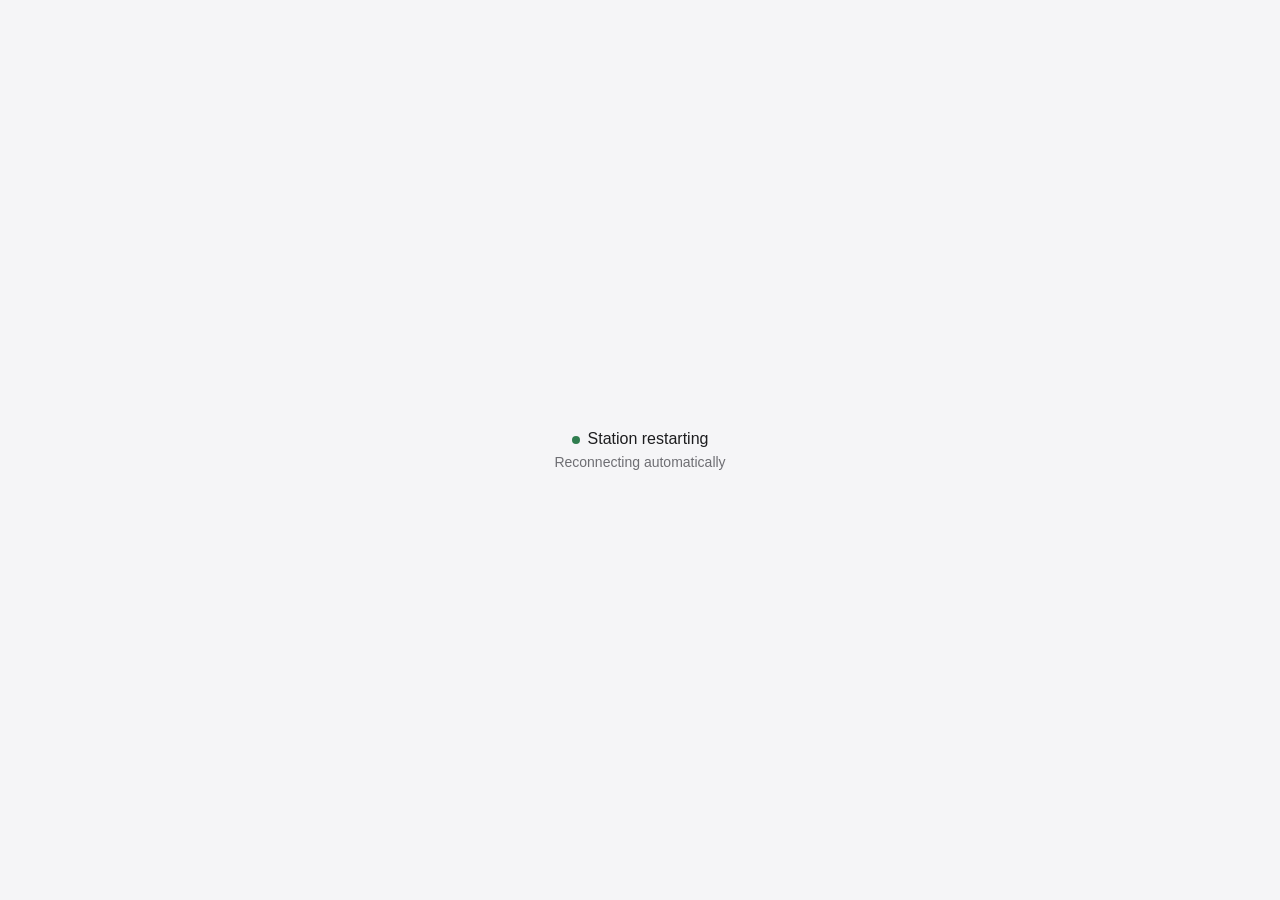
<file: deploy/nginx/station-down.html>
<!doctype html>
<html lang="en">
<head>
<meta charset="utf-8">
<meta name="viewport" content="width=device-width, initial-scale=1">
<title>Forest Guardian</title>
<style>
  body { margin: 0; min-height: 100vh; display: grid; place-items: center;
    background: #f5f5f7; color: #1d1d1f;
    font-family: -apple-system, BlinkMacSystemFont, "SF Pro Text", "Helvetica Neue", sans-serif; }
  p { margin: 6px 0; text-align: center; }
  .muted { color: #6e6e73; font-size: 14px; }
  .dot { display: inline-block; width: 8px; height: 8px; border-radius: 50%;
    background: #2f7d4f; margin-right: 8px; animation: pulse 1.2s ease-in-out infinite; }
  @keyframes pulse { 50% { opacity: .3; } }
  @media (prefers-color-scheme: dark) {
    body { background: #000; color: #f5f5f7; } .muted { color: #98989d; } }
</style>
</head>
<body>
<div>
  <p><span class="dot"></span>Station restarting</p>
  <p class="muted">Reconnecting automatically</p>
</div>
<script>
  setInterval(async () => {
    try {
      const r = await fetch("/api/health", { cache: "no-store" });
      if (r.ok) location.reload();
    } catch (e) {}
  }, 3000);
</script>
</body>
</html>
</file>
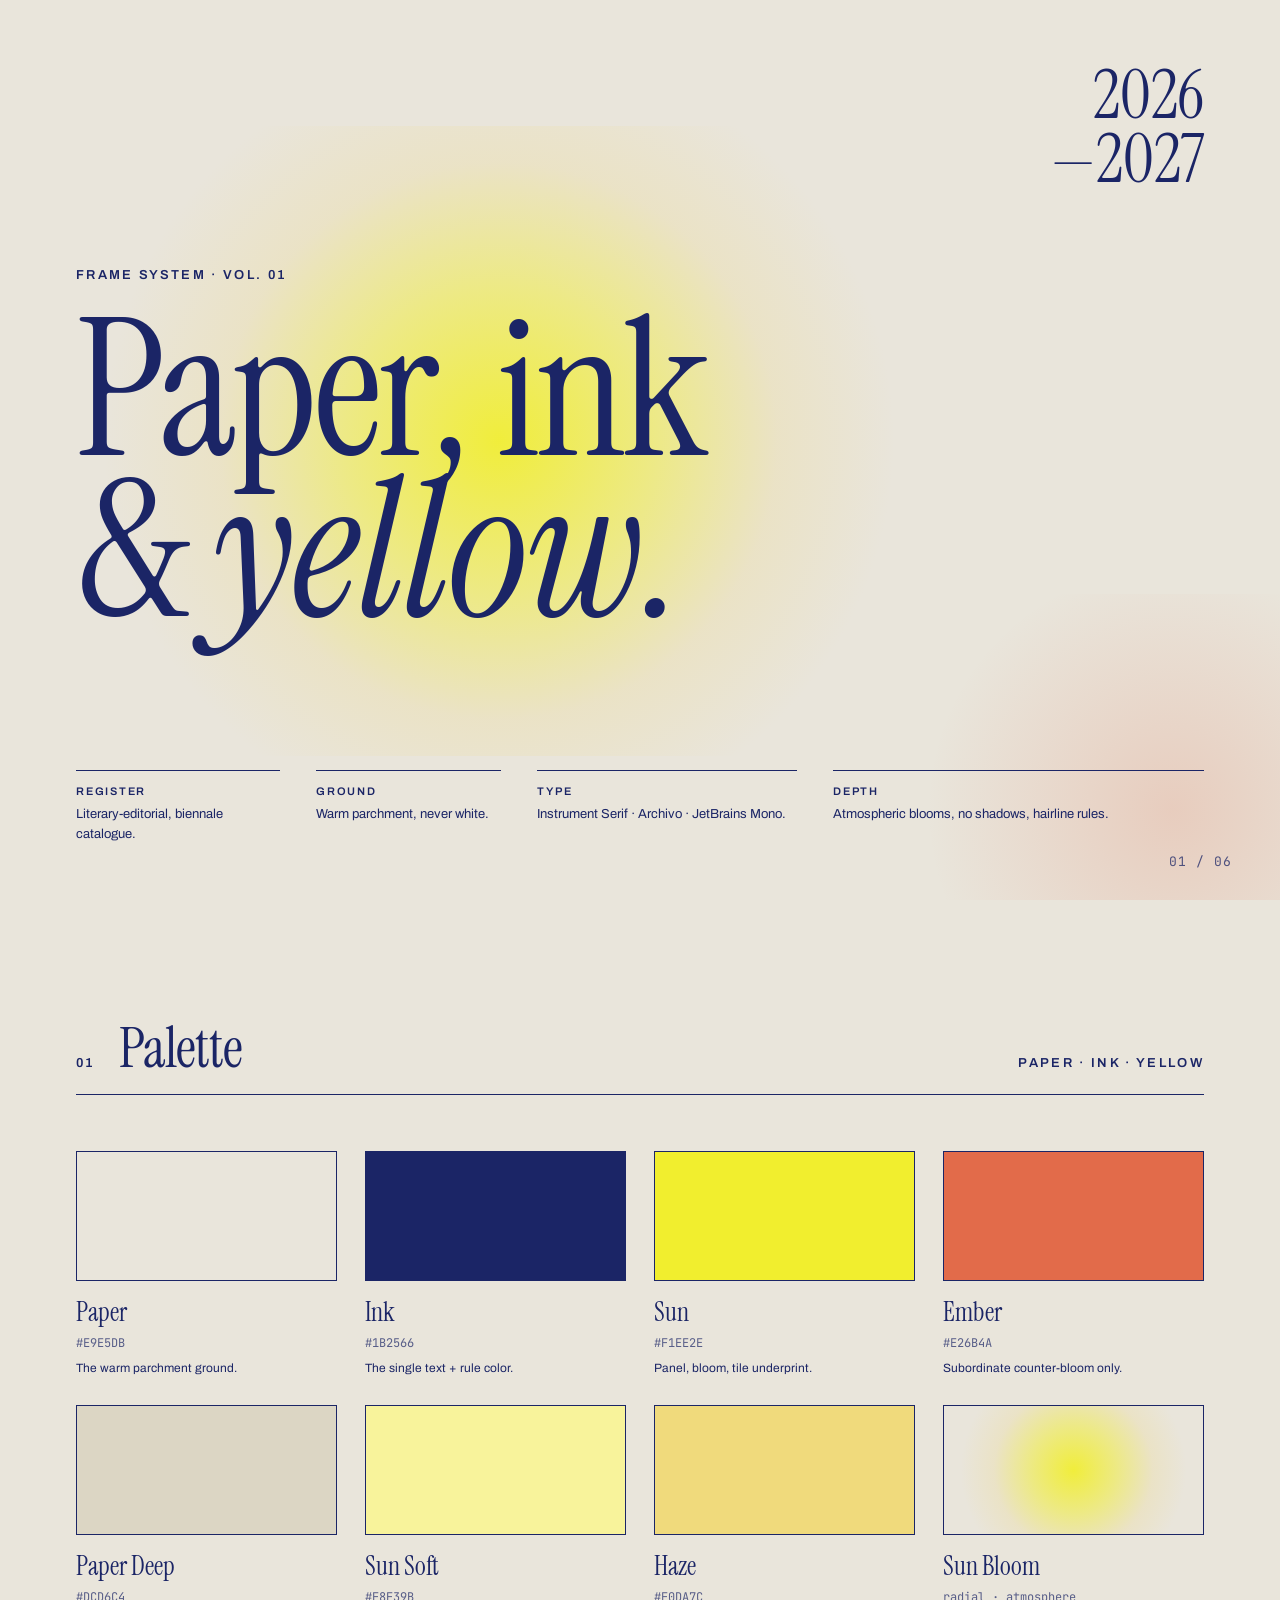
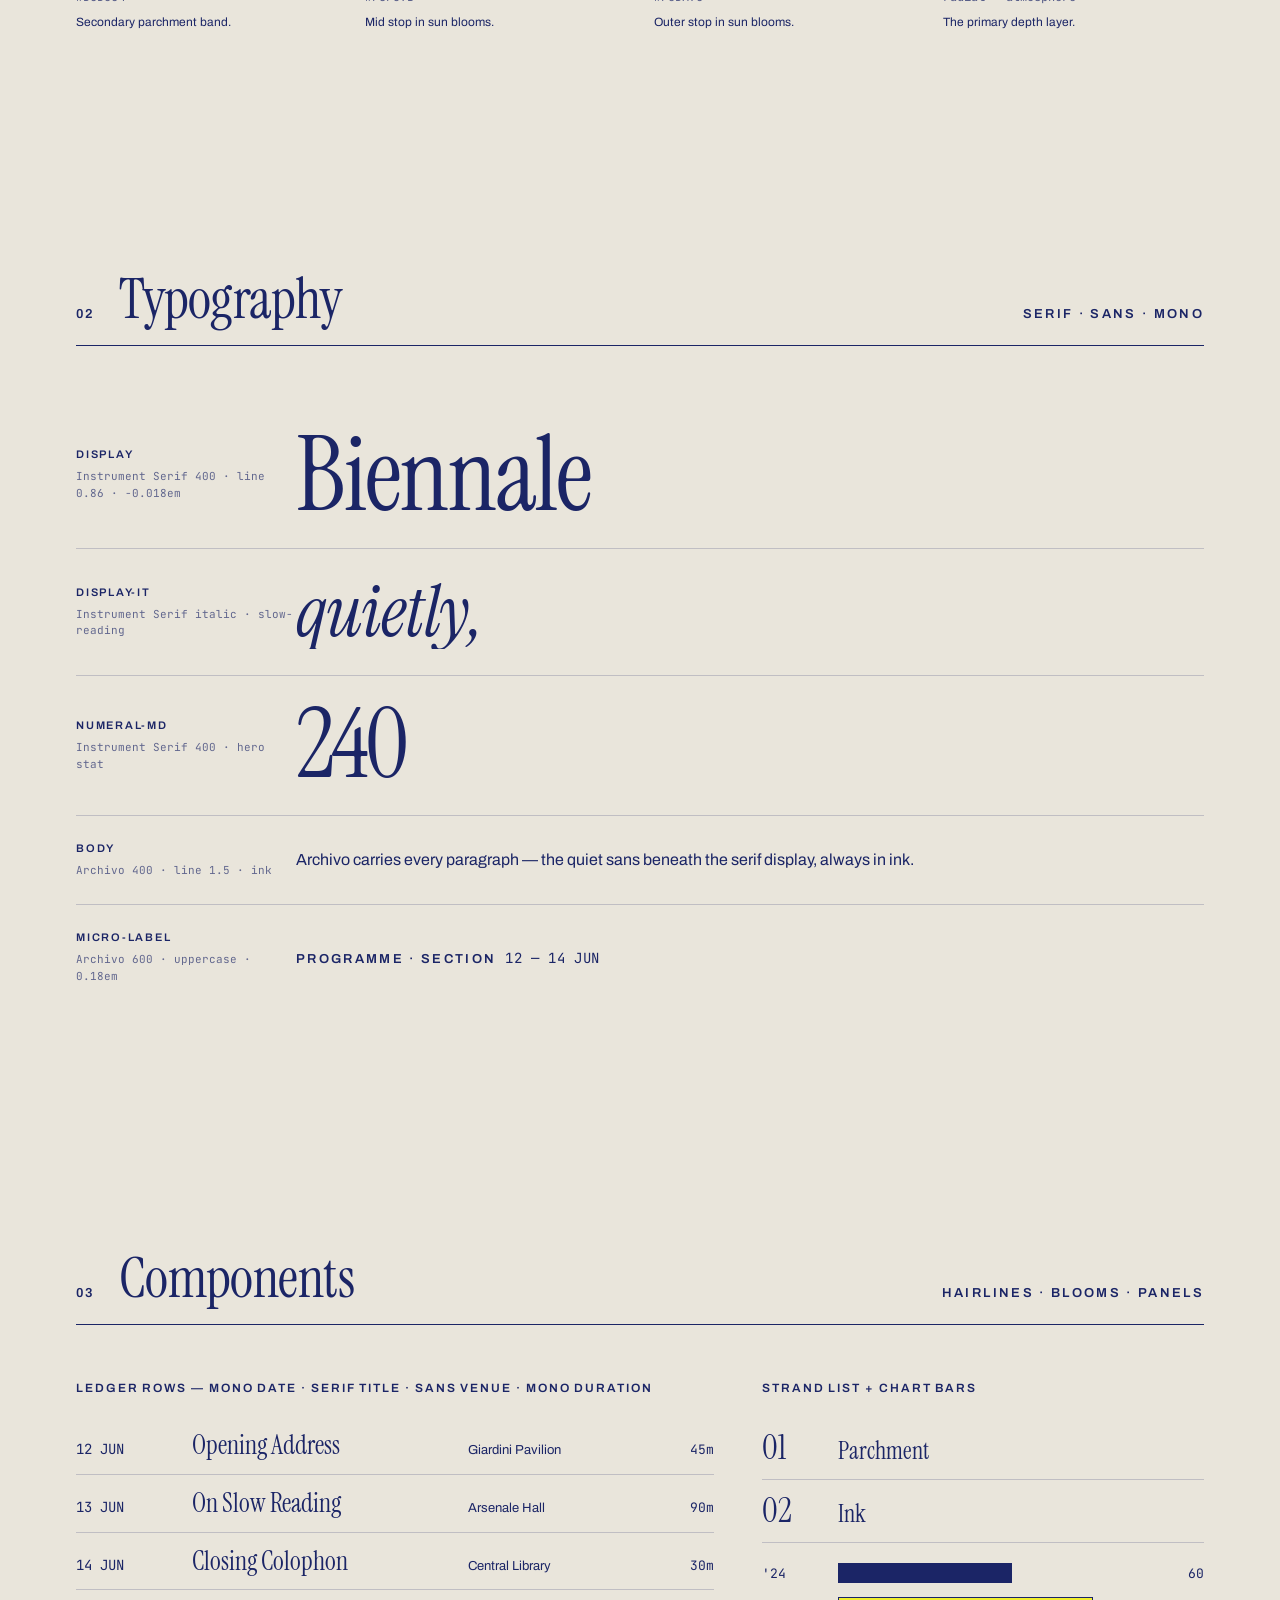
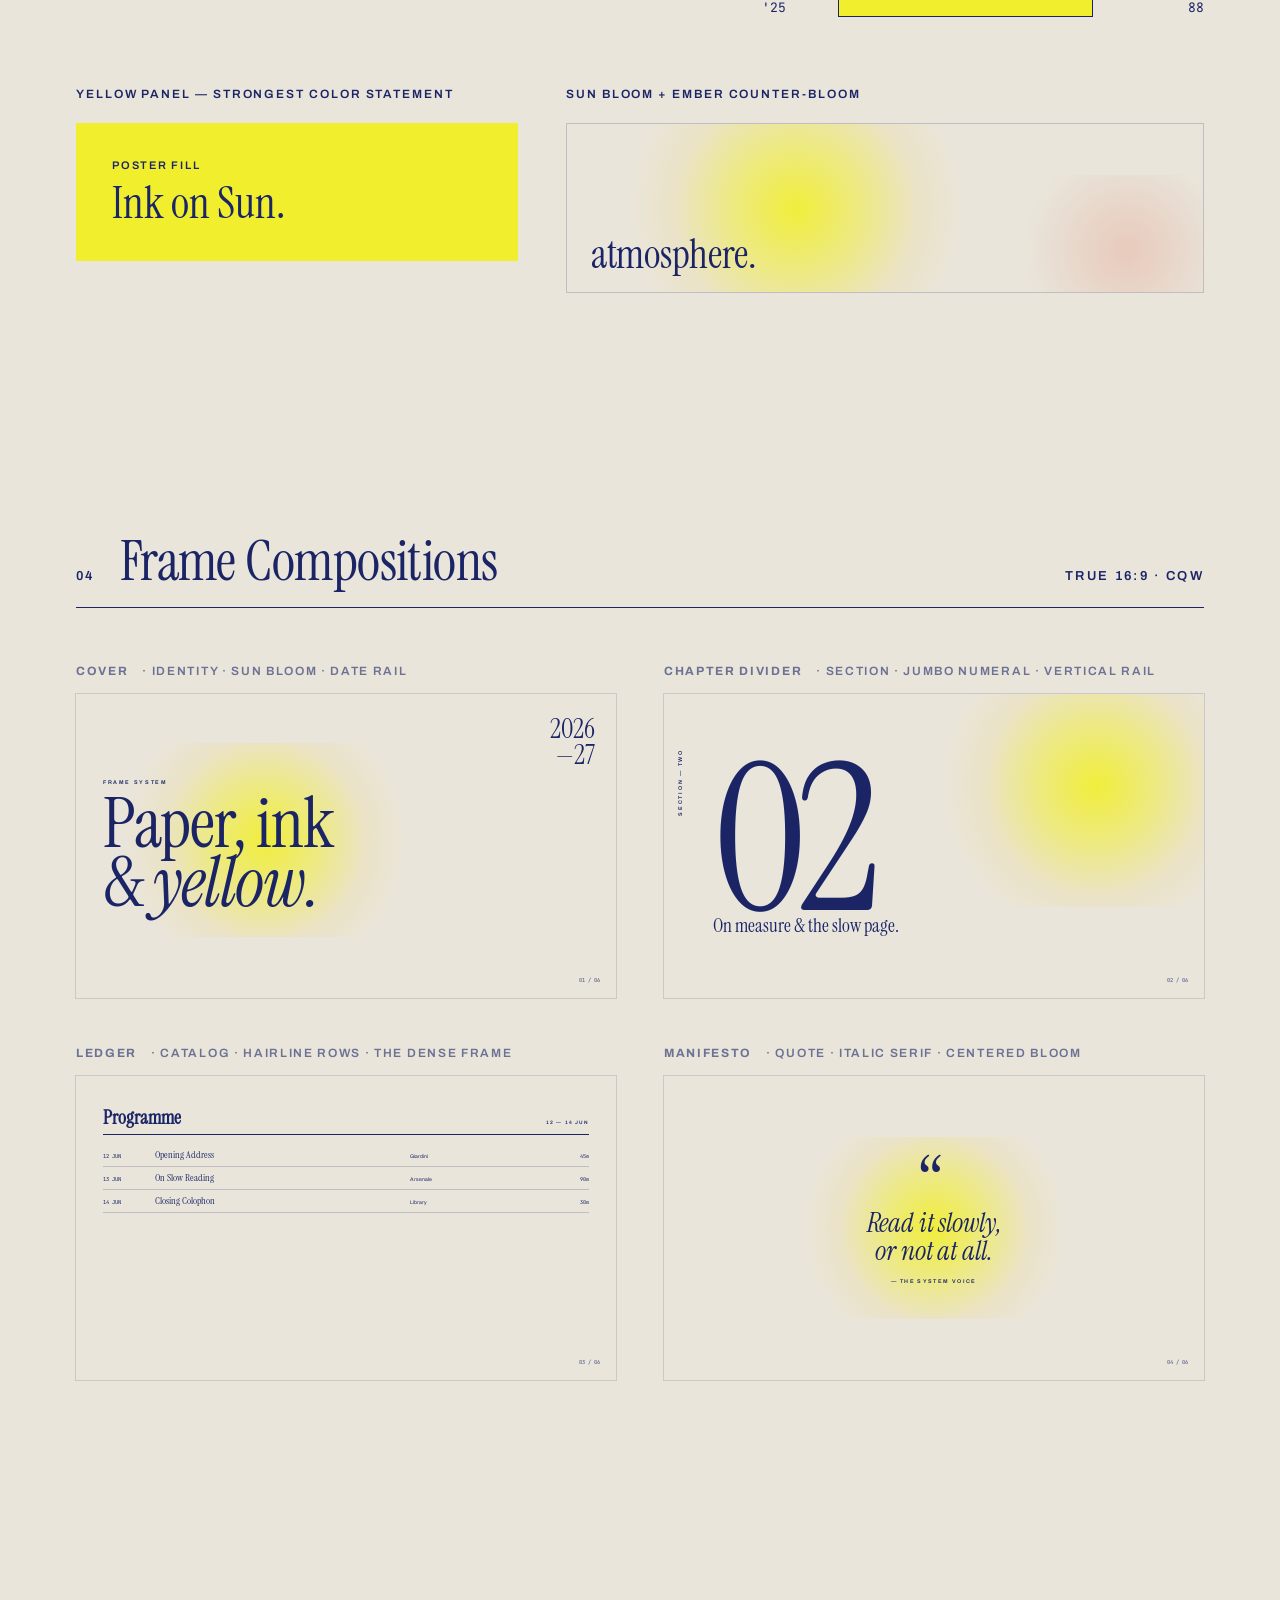
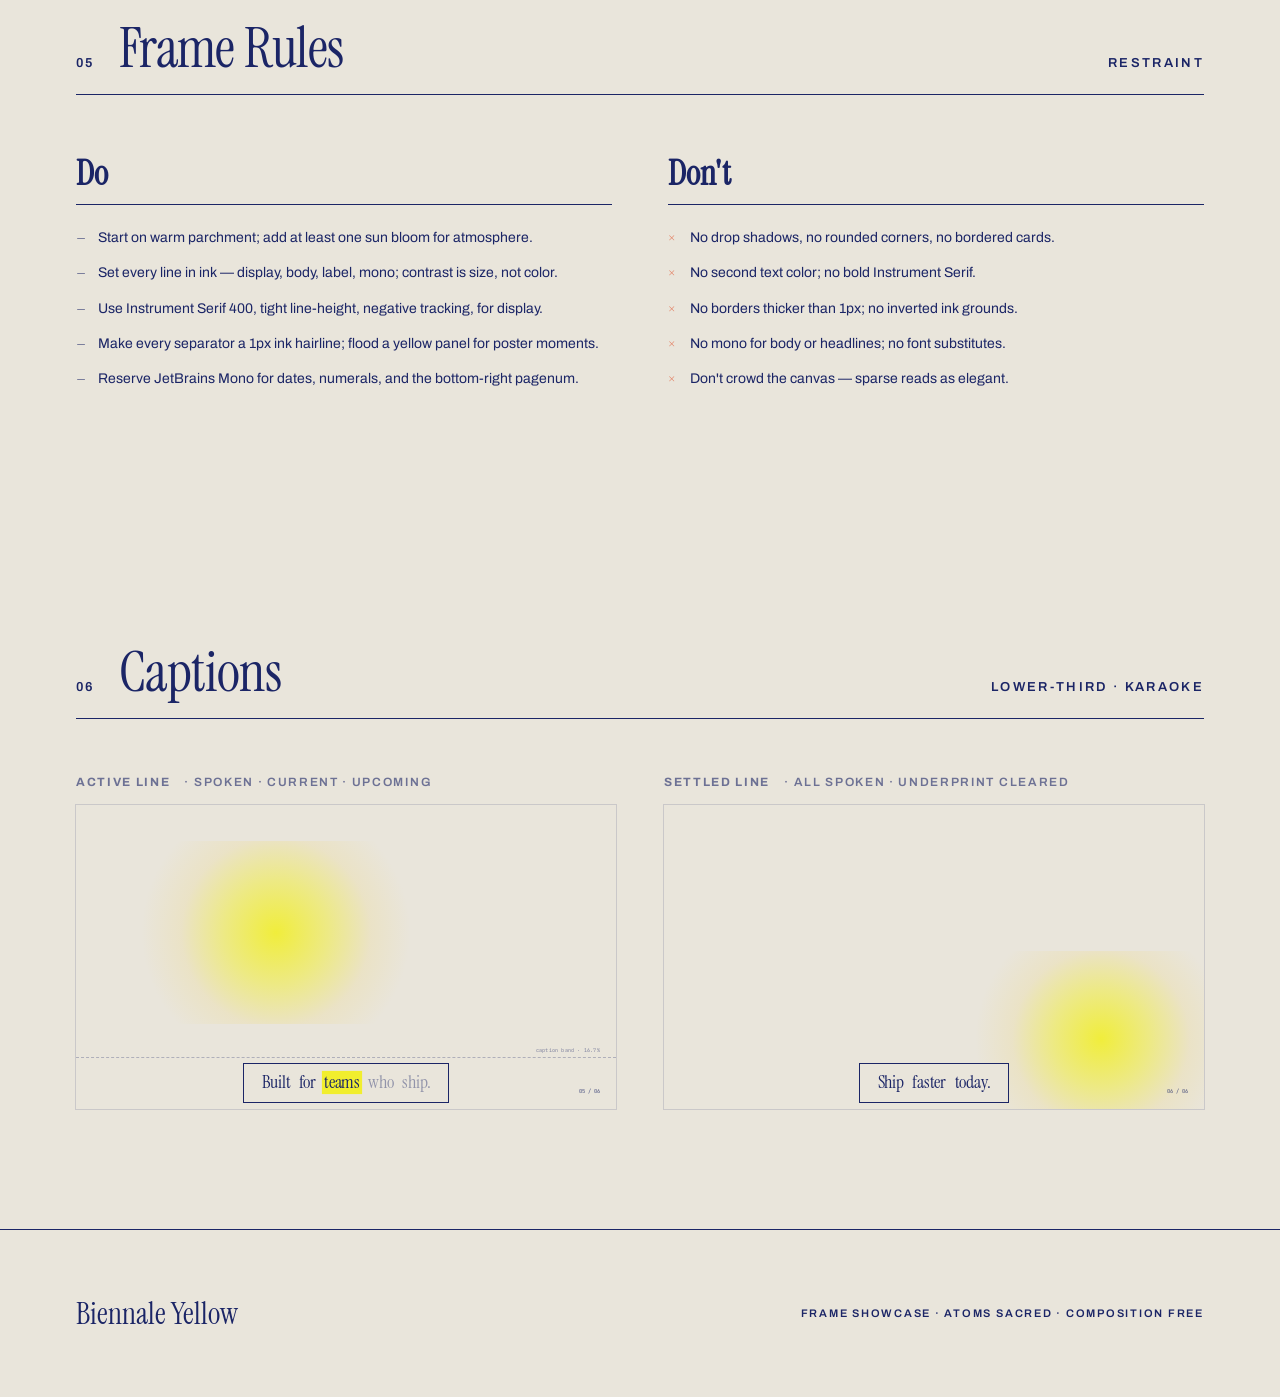
<file: .agents/skills/hyperframes/assets/frame-presets/biennale-yellow/frame-showcase.html>
<!doctype html>
<html lang="en">
  <head>
    <meta charset="utf-8" />
    <meta name="viewport" content="width=device-width,initial-scale=1" />
    <title>Biennale Yellow</title>
    <link rel="preconnect" href="https://fonts.googleapis.com" />
    <link rel="preconnect" href="https://fonts.gstatic.com" crossorigin />
    <link
      href="https://fonts.googleapis.com/css2?family=Instrument+Serif:ital@0;1&family=Archivo:wght@400;600&family=JetBrains+Mono:wght@400&display=swap"
      rel="stylesheet"
    />
    <style id="ds-tokens">
      :root {
        --paper: #e9e5db;
        --paper-deep: #dcd6c4;
        --sun: #f1ee2e;
        --sun-soft: #f8f39b;
        --haze: #f0da7c;
        --ink: #1b2566;
        --ember: #e26b4a;
        --serif: "Instrument Serif", Georgia, serif;
        --sans: "Archivo", sans-serif;
        --mono: "JetBrains Mono", ui-monospace, monospace;
        --bloom: radial-gradient(
          circle at 50% 50%,
          rgba(241, 238, 46, 0.92) 0%,
          rgba(241, 238, 46, 0.5) 30%,
          rgba(240, 218, 124, 0.22) 55%,
          rgba(233, 229, 219, 0) 78%
        );
      }
      * {
        margin: 0;
        padding: 0;
        box-sizing: border-box;
      }
      html {
        background: #0c0d1a;
      }
      body {
        background: var(--paper);
        color: var(--ink);
        font-family: var(--sans);
        -webkit-font-smoothing: antialiased;
      }
      .serif {
        font-family: var(--serif);
        font-weight: 400;
        letter-spacing: -0.018em;
        line-height: 0.9;
      }
      .micro {
        font-family: var(--sans);
        font-weight: 600;
        text-transform: uppercase;
        letter-spacing: 0.18em;
        font-size: 13px;
      }

      section {
        padding: 120px 76px;
        position: relative;
        overflow: hidden;
      }
      .sec-head {
        display: flex;
        align-items: baseline;
        gap: 24px;
        border-bottom: 1px solid var(--ink);
        padding-bottom: 18px;
        margin-bottom: 56px;
        position: relative;
        z-index: 2;
      }
      .sec-head .micro {
        color: var(--ink);
      }
      .sec-head h2 {
        font-family: var(--serif);
        font-weight: 400;
        font-size: 56px;
        line-height: 1;
        letter-spacing: -0.01em;
      }
      .sec-head .sp {
        flex: 1;
      }

      /* COVER */
      .cover {
        min-height: 100vh;
        padding: 0;
        display: flex;
        flex-direction: column;
        justify-content: center;
        position: relative;
        overflow: hidden;
      }
      .cover .bloom {
        position: absolute;
        width: 62%;
        height: 70%;
        left: 8%;
        top: 14%;
        background: var(--bloom);
        z-index: 0;
        pointer-events: none;
      }
      .cover .ember {
        position: absolute;
        width: 36%;
        height: 40%;
        right: -6%;
        bottom: -6%;
        background: radial-gradient(
          circle at 60% 60%,
          rgba(226, 107, 74, 0.2) 0%,
          rgba(226, 107, 74, 0) 70%
        );
        z-index: 0;
        pointer-events: none;
      }
      .cover .daterail {
        position: absolute;
        top: 64px;
        right: 76px;
        font-family: var(--serif);
        font-weight: 400;
        font-size: clamp(48px, 5.2vw, 84px);
        line-height: 0.96;
        text-align: right;
        letter-spacing: -0.005em;
        z-index: 2;
      }
      .cover .inner {
        padding: 0 76px;
        position: relative;
        z-index: 2;
      }
      .cover .micro {
        margin-bottom: 28px;
      }
      .cover h1 {
        font-family: var(--serif);
        font-weight: 400;
        font-size: clamp(110px, 15vw, 230px);
        line-height: 0.84;
        letter-spacing: -0.018em;
      }
      .cover h1 em {
        font-style: italic;
        letter-spacing: -0.005em;
      }
      .cover .footer {
        position: absolute;
        bottom: 0;
        left: 0;
        right: 0;
        display: grid;
        grid-template-columns: 1.1fr 1fr 1.4fr 2fr;
        gap: 36px;
        padding: 0 76px 56px;
        z-index: 2;
      }
      .cover .fcell {
        border-top: 1px solid var(--ink);
        padding-top: 14px;
      }
      .cover .fcell .t {
        font-family: var(--sans);
        font-weight: 600;
        text-transform: uppercase;
        letter-spacing: 0.16em;
        font-size: 11px;
        margin-bottom: 8px;
      }
      .cover .fcell .b {
        font-family: var(--sans);
        font-weight: 400;
        font-size: 13px;
        line-height: 1.5;
        color: var(--ink);
      }
      .cover .pagenum {
        position: absolute;
        bottom: 30px;
        right: 48px;
        font-family: var(--mono);
        font-size: 13px;
        letter-spacing: 0.08em;
        opacity: 0.75;
        z-index: 2;
      }

      /* PALETTE */
      .swatches {
        display: grid;
        grid-template-columns: repeat(4, 1fr);
        gap: 28px;
        position: relative;
        z-index: 2;
      }
      .sw .chip {
        height: 130px;
        border: 1px solid var(--ink);
      }
      .sw .name {
        font-family: var(--serif);
        font-size: 26px;
        margin-top: 14px;
      }
      .sw .hex {
        font-family: var(--mono);
        font-size: 12px;
        color: var(--ink);
        opacity: 0.7;
        margin-top: 6px;
      }
      .sw .role {
        font-family: var(--sans);
        font-size: 12px;
        line-height: 1.5;
        color: var(--ink);
        margin-top: 8px;
      }

      /* TYPE */
      .type-row {
        display: grid;
        grid-template-columns: 220px 1fr;
        align-items: center;
        padding: 26px 0;
        border-bottom: 1px solid rgba(27, 37, 102, 0.2);
      }
      .type-row .tok {
        font-family: var(--sans);
        font-weight: 600;
        text-transform: uppercase;
        letter-spacing: 0.16em;
        font-size: 11px;
      }
      .type-row .m {
        font-family: var(--mono);
        font-size: 11px;
        color: var(--ink);
        opacity: 0.65;
        margin-top: 8px;
        line-height: 1.5;
      }
      .type-row .spec {
        overflow: hidden;
      }

      /* COMPONENTS */
      .cnote {
        font-family: var(--sans);
        font-weight: 600;
        text-transform: uppercase;
        letter-spacing: 0.16em;
        font-size: 12px;
        margin-bottom: 22px;
      }
      .cgrid {
        display: grid;
        grid-template-columns: repeat(12, 1fr);
        gap: 48px;
        margin-bottom: 56px;
      }
      .s4 {
        grid-column: span 4;
      }
      .s5 {
        grid-column: span 5;
      }
      .s6 {
        grid-column: span 6;
      }
      .s7 {
        grid-column: span 7;
      }
      .s8 {
        grid-column: span 8;
      }
      .ledger .row {
        display: grid;
        grid-template-columns: 92px 1.6fr 0.9fr 80px;
        gap: 24px;
        padding: 14px 0;
        border-bottom: 1px solid rgba(27, 37, 102, 0.2);
        align-items: baseline;
      }
      .ledger .dt {
        font-family: var(--mono);
        font-size: 14px;
      }
      .ledger .ti {
        font-family: var(--serif);
        font-size: 26px;
        line-height: 1.1;
      }
      .ledger .vn {
        font-family: var(--sans);
        font-size: 13px;
        color: var(--ink);
      }
      .ledger .du {
        font-family: var(--mono);
        font-size: 13px;
        text-align: right;
      }
      .strand .row {
        display: grid;
        grid-template-columns: 56px 1fr;
        gap: 20px;
        padding: 14px 0;
        border-bottom: 1px solid rgba(27, 37, 102, 0.2);
        align-items: baseline;
      }
      .strand .nm {
        font-family: var(--serif);
        font-size: 34px;
        line-height: 1;
      }
      .strand .ti {
        font-family: var(--serif);
        font-size: 24px;
        line-height: 1.1;
      }
      .strand .bd {
        font-family: var(--sans);
        font-size: 13px;
        line-height: 1.5;
        color: var(--ink);
        margin-top: 4px;
      }
      .bars .row {
        display: grid;
        grid-template-columns: 60px 1fr 60px;
        gap: 16px;
        align-items: center;
        margin-bottom: 14px;
      }
      .bars .yr {
        font-family: var(--mono);
        font-size: 13px;
      }
      .bars .bar {
        height: 20px;
        background: var(--ink);
      }
      .bars .bar.lit {
        background: var(--sun);
        border: 1px solid var(--ink);
      }
      .bars .vl {
        font-family: var(--mono);
        font-size: 13px;
        text-align: right;
      }
      .ypanel {
        background: var(--sun);
        padding: 36px;
        color: var(--ink);
      }
      .ypanel .l {
        font-family: var(--sans);
        font-weight: 600;
        text-transform: uppercase;
        letter-spacing: 0.16em;
        font-size: 11px;
      }
      .ypanel .h {
        font-family: var(--serif);
        font-size: 44px;
        line-height: 0.95;
        margin-top: 12px;
      }

      /* COMPOSITIONS */
      .gallery {
        display: grid;
        grid-template-columns: 1fr 1fr;
        gap: 48px;
        position: relative;
        z-index: 2;
      }
      .fw .flabel {
        display: flex;
        gap: 14px;
        align-items: baseline;
        margin-bottom: 16px;
        font-family: var(--sans);
        font-weight: 600;
        text-transform: uppercase;
        letter-spacing: 0.14em;
        font-size: 12px;
        color: var(--ink);
        opacity: 0.6;
      }
      .fw .flabel b {
        opacity: 1;
      }
      .frame {
        aspect-ratio: 16/9;
        container-type: size;
        position: relative;
        overflow: hidden;
        background: var(--paper);
        box-shadow: 0 0 0 1px rgba(27, 37, 102, 0.15);
      }
      .frame > .body {
        position: absolute;
        inset: 0;
        z-index: 3;
      }
      .frame .bloom {
        position: absolute;
        background: var(--bloom);
        z-index: 1;
        pointer-events: none;
      }
      .frame .pn {
        position: absolute;
        right: 3cqw;
        bottom: 2.6cqw;
        font-family: var(--mono);
        font-size: 1cqw;
        opacity: 0.75;
        z-index: 4;
      }

      /* f1 cover */
      .yf1 .bloom {
        width: 58%;
        height: 64%;
        left: 6%;
        top: 16%;
      }
      .yf1 .body {
        display: flex;
        flex-direction: column;
        justify-content: center;
        padding: 0 5cqw;
      }
      .yf1 .micro {
        font-family: var(--sans);
        font-weight: 600;
        text-transform: uppercase;
        letter-spacing: 0.3cqw;
        font-size: 1cqw;
        margin-bottom: 1.8cqw;
      }
      .yf1 h3 {
        font-family: var(--serif);
        font-weight: 400;
        font-size: 13cqw;
        line-height: 0.84;
        letter-spacing: -0.018em;
      }
      .yf1 h3 em {
        font-style: italic;
      }
      .yf1 .dr {
        position: absolute;
        top: 4cqw;
        right: 4cqw;
        font-family: var(--serif);
        font-size: 5cqw;
        line-height: 0.96;
        text-align: right;
        letter-spacing: -0.005em;
        z-index: 4;
      }

      /* f2 chapter divider */
      .yf2 .bloom {
        width: 60%;
        height: 80%;
        right: -10%;
        top: -10%;
        left: auto;
      }
      .yf2 .rail {
        position: absolute;
        left: 3cqw;
        top: 50%;
        transform: rotate(-90deg) translateX(50%);
        transform-origin: left center;
        font-family: var(--sans);
        font-weight: 600;
        text-transform: uppercase;
        letter-spacing: 0.32em;
        font-size: 1cqw;
        white-space: nowrap;
        z-index: 4;
      }
      .yf2 .body {
        display: flex;
        flex-direction: column;
        justify-content: center;
        padding: 0 5cqw 0 9cqw;
      }
      .yf2 .num {
        font-family: var(--serif);
        font-weight: 400;
        font-size: 38cqw;
        line-height: 0.84;
        letter-spacing: -0.04em;
        color: var(--ink);
      }
      .yf2 .ti {
        font-family: var(--serif);
        font-size: 3.6cqw;
        line-height: 1.05;
        margin-top: -2cqw;
        max-width: 46cqw;
      }

      /* f3 ledger */
      .yf3 .body {
        padding: 6cqw 5cqw;
        display: flex;
        flex-direction: column;
      }
      .yf3 .top {
        display: flex;
        justify-content: space-between;
        align-items: baseline;
        border-bottom: 1px solid var(--ink);
        padding-bottom: 1.2cqw;
        margin-bottom: 1.6cqw;
      }
      .yf3 .top h4 {
        font-family: var(--serif);
        font-size: 3.6cqw;
        line-height: 1;
      }
      .yf3 .top .micro {
        font-family: var(--sans);
        font-weight: 600;
        text-transform: uppercase;
        letter-spacing: 0.2cqw;
        font-size: 0.9cqw;
      }
      .yf3 .row {
        display: grid;
        grid-template-columns: 8cqw 1.6fr 0.9fr 6cqw;
        gap: 1.6cqw;
        padding: 1cqw 0;
        border-bottom: 1px solid rgba(27, 37, 102, 0.2);
        align-items: baseline;
      }
      .yf3 .dt {
        font-family: var(--mono);
        font-size: 1cqw;
      }
      .yf3 .ti {
        font-family: var(--serif);
        font-size: 1.9cqw;
        line-height: 1.1;
      }
      .yf3 .vn {
        font-family: var(--sans);
        font-size: 0.95cqw;
      }
      .yf3 .du {
        font-family: var(--mono);
        font-size: 0.95cqw;
        text-align: right;
      }

      /* f4 manifesto */
      .yf4 .bloom {
        width: 54%;
        height: 60%;
        left: 50%;
        top: 50%;
        transform: translate(-50%, -50%);
      }
      .yf4 .body {
        display: flex;
        flex-direction: column;
        justify-content: center;
        align-items: center;
        text-align: center;
        padding: 0 9cqw;
      }
      .yf4 .qm {
        font-family: var(--serif);
        font-size: 14cqw;
        line-height: 0.5;
        height: 7cqw;
      }
      .yf4 .q {
        font-family: var(--serif);
        font-style: italic;
        font-size: 5cqw;
        line-height: 1.04;
        letter-spacing: -0.005em;
      }
      .yf4 .at {
        font-family: var(--sans);
        font-weight: 600;
        text-transform: uppercase;
        letter-spacing: 0.25cqw;
        font-size: 1cqw;
        margin-top: 2.4cqw;
      }

      /* PRINCIPLES */
      .dos {
        display: grid;
        grid-template-columns: 1fr 1fr;
        gap: 56px;
        position: relative;
        z-index: 2;
      }
      .do-card h4 {
        font-family: var(--serif);
        font-size: 34px;
        margin-bottom: 8px;
      }
      .do-card .rule {
        height: 1px;
        background: var(--ink);
        margin-bottom: 22px;
      }
      .do-card ul {
        list-style: none;
      }
      .do-card li {
        font-family: var(--sans);
        font-size: 14px;
        line-height: 1.6;
        padding-left: 22px;
        position: relative;
        margin-bottom: 13px;
        color: var(--ink);
      }
      .do-card li::before {
        position: absolute;
        left: 0;
        font-family: var(--serif);
      }
      .do-card.do li::before {
        content: "\2014";
      }
      .do-card.dont li::before {
        content: "\00d7";
        color: var(--ember);
      }

      .foot {
        padding: 64px 76px;
        border-top: 1px solid var(--ink);
        display: flex;
        justify-content: space-between;
        align-items: center;
      }
      .foot .l {
        font-family: var(--serif);
        font-size: 30px;
      }
      .foot .r {
        font-family: var(--sans);
        font-weight: 600;
        text-transform: uppercase;
        letter-spacing: 0.16em;
        font-size: 11px;
      }
      @media (max-width: 1100px) {
        .gallery {
          grid-template-columns: 1fr;
        }
        .swatches {
          grid-template-columns: 1fr 1fr;
        }
      }
    </style>
    <link
      rel="stylesheet"
      href="https://fonts.googleapis.com/css2?family=Instrument+Serif:ital,wght@0,400;1,400&display=swap"
    />
    <link
      rel="stylesheet"
      href="https://fonts.googleapis.com/css2?family=Archivo:wght@400;500;600;700&display=swap"
    />
    <style id="ft-override">
      :root {
        --primary: #e9e5db !important;
        --secondary: #1b2566 !important;
        --tertiary: #dcd6c4 !important;
        --accent: #f1ee2e !important;
        --f-disp: "Instrument Serif", sans-serif !important;
        --f-body: "Archivo", sans-serif !important;
        --paper: #e9e5db !important;
        --paper-deep: #dcd6c4 !important;
        --sun: #f1ee2e !important;
        --ink: #1b2566 !important;
        --serif: "Instrument Serif", sans-serif !important;
        --sans: "Archivo", sans-serif !important;
        --sun-soft: #f8f39b !important;
        --haze: #f0da7c !important;
        --ember: #e26b4a !important;
      }
    </style>
  </head>
  <body>
    <!-- COVER -->
    <section class="cover">
      <div class="bloom"></div>
      <div class="ember"></div>
      <div class="daterail">2026<br />—2027</div>
      <div class="inner">
        <div class="micro">Frame System · Vol. 01</div>
        <h1>Paper, ink<br />&amp; <em>yellow.</em></h1>
      </div>
      <div class="footer">
        <div class="fcell">
          <div class="t">Register</div>
          <div class="b">Literary-editorial, biennale catalogue.</div>
        </div>
        <div class="fcell">
          <div class="t">Ground</div>
          <div class="b">Warm parchment, never white.</div>
        </div>
        <div class="fcell">
          <div class="t">Type</div>
          <div class="b">Instrument Serif · Archivo · JetBrains Mono.</div>
        </div>
        <div class="fcell">
          <div class="t">Depth</div>
          <div class="b">Atmospheric blooms, no shadows, hairline rules.</div>
        </div>
      </div>
      <div class="pagenum">01 / 06</div>
    </section>

    <!-- PALETTE -->
    <section>
      <div class="sec-head">
        <span class="micro">01</span>
        <h2>Palette</h2>
        <span class="sp"></span><span class="micro">Paper · Ink · Yellow</span>
      </div>
      <div class="swatches">
        <div class="sw">
          <div class="chip" style="background: var(--paper)"></div>
          <div class="name">Paper</div>
          <div class="hex">#E9E5DB</div>
          <div class="role">The warm parchment ground.</div>
        </div>
        <div class="sw">
          <div class="chip" style="background: var(--ink)"></div>
          <div class="name">Ink</div>
          <div class="hex">#1B2566</div>
          <div class="role">The single text + rule color.</div>
        </div>
        <div class="sw">
          <div class="chip" style="background: var(--sun)"></div>
          <div class="name">Sun</div>
          <div class="hex">#F1EE2E</div>
          <div class="role">Panel, bloom, tile underprint.</div>
        </div>
        <div class="sw">
          <div class="chip" style="background: var(--ember)"></div>
          <div class="name">Ember</div>
          <div class="hex">#E26B4A</div>
          <div class="role">Subordinate counter-bloom only.</div>
        </div>
        <div class="sw">
          <div class="chip" style="background: var(--paper-deep)"></div>
          <div class="name">Paper Deep</div>
          <div class="hex">#DCD6C4</div>
          <div class="role">Secondary parchment band.</div>
        </div>
        <div class="sw">
          <div class="chip" style="background: var(--sun-soft)"></div>
          <div class="name">Sun Soft</div>
          <div class="hex">#F8F39B</div>
          <div class="role">Mid stop in sun blooms.</div>
        </div>
        <div class="sw">
          <div class="chip" style="background: var(--haze)"></div>
          <div class="name">Haze</div>
          <div class="hex">#F0DA7C</div>
          <div class="role">Outer stop in sun blooms.</div>
        </div>
        <div class="sw">
          <div class="chip" style="background: var(--bloom), var(--paper)"></div>
          <div class="name">Sun Bloom</div>
          <div class="hex">radial · atmosphere</div>
          <div class="role">The primary depth layer.</div>
        </div>
      </div>
    </section>

    <!-- TYPOGRAPHY -->
    <section>
      <div class="sec-head">
        <span class="micro">02</span>
        <h2>Typography</h2>
        <span class="sp"></span><span class="micro">Serif · Sans · Mono</span>
      </div>
      <div class="type-row">
        <div>
          <div class="tok">display</div>
          <div class="m">Instrument Serif 400 · line 0.86 · −0.018em</div>
        </div>
        <div class="spec"><span class="serif" style="font-size: 104px">Biennale</span></div>
      </div>
      <div class="type-row">
        <div>
          <div class="tok">display-it</div>
          <div class="m">Instrument Serif italic · slow-reading</div>
        </div>
        <div class="spec">
          <span class="serif" style="font-style: italic; font-size: 72px; line-height: 1.04"
            >quietly,</span
          >
        </div>
      </div>
      <div class="type-row">
        <div>
          <div class="tok">numeral-md</div>
          <div class="m">Instrument Serif 400 · hero stat</div>
        </div>
        <div class="spec">
          <span class="serif" style="font-size: 96px; letter-spacing: -0.04em">240</span>
        </div>
      </div>
      <div class="type-row">
        <div>
          <div class="tok">body</div>
          <div class="m">Archivo 400 · line 1.5 · ink</div>
        </div>
        <div class="spec">
          <p style="font-family: var(--sans); font-size: 16px; line-height: 1.5; max-width: 620px">
            Archivo carries every paragraph — the quiet sans beneath the serif display, always in
            ink.
          </p>
        </div>
      </div>
      <div class="type-row" style="border-bottom: 0">
        <div>
          <div class="tok">micro-label</div>
          <div class="m">Archivo 600 · uppercase · 0.18em</div>
        </div>
        <div class="spec">
          <span class="micro">Programme · Section</span> &nbsp;
          <span
            class="serif"
            style="font-family: var(--mono); font-size: 14px; letter-spacing: 0.04em"
            >12 — 14 JUN</span
          >
        </div>
      </div>
    </section>

    <!-- COMPONENTS -->
    <section>
      <div class="sec-head">
        <span class="micro">03</span>
        <h2>Components</h2>
        <span class="sp"></span><span class="micro">Hairlines · Blooms · Panels</span>
      </div>

      <div class="cgrid">
        <div class="s7">
          <div class="cnote">
            Ledger rows — mono date · serif title · sans venue · mono duration
          </div>
          <div class="ledger">
            <div class="row">
              <span class="dt">12 JUN</span><span class="ti">Opening Address</span
              ><span class="vn">Giardini Pavilion</span><span class="du">45m</span>
            </div>
            <div class="row">
              <span class="dt">13 JUN</span><span class="ti">On Slow Reading</span
              ><span class="vn">Arsenale Hall</span><span class="du">90m</span>
            </div>
            <div class="row">
              <span class="dt">14 JUN</span><span class="ti">Closing Colophon</span
              ><span class="vn">Central Library</span><span class="du">30m</span>
            </div>
          </div>
        </div>
        <div class="s5">
          <div class="cnote">Strand list + chart bars</div>
          <div class="strand">
            <div class="row">
              <span class="nm">01</span>
              <div><div class="ti">Parchment</div></div>
            </div>
            <div class="row">
              <span class="nm">02</span>
              <div><div class="ti">Ink</div></div>
            </div>
          </div>
          <div class="bars" style="margin-top: 20px">
            <div class="row">
              <span class="yr">'24</span><span class="bar" style="width: 60%"></span
              ><span class="vl">60</span>
            </div>
            <div class="row">
              <span class="yr">'25</span><span class="bar lit" style="width: 88%"></span
              ><span class="vl">88</span>
            </div>
          </div>
        </div>
      </div>

      <div class="cgrid" style="margin-bottom: 0">
        <div class="s5">
          <div class="cnote">Yellow panel — strongest color statement</div>
          <div class="ypanel">
            <div class="l">Poster Fill</div>
            <div class="h">Ink on Sun.</div>
          </div>
        </div>
        <div class="s7">
          <div class="cnote">Sun bloom + ember counter-bloom</div>
          <div
            style="
              position: relative;
              height: 170px;
              border: 1px solid rgba(27, 37, 102, 0.2);
              overflow: hidden;
            "
          >
            <div
              style="
                position: absolute;
                width: 60%;
                height: 130%;
                left: 6%;
                top: -15%;
                background: var(--bloom);
              "
            ></div>
            <div
              style="
                position: absolute;
                width: 40%;
                height: 90%;
                right: -8%;
                bottom: -20%;
                background: radial-gradient(circle, rgba(226, 107, 74, 0.22), transparent 70%);
              "
            ></div>
            <div style="position: absolute; left: 24px; bottom: 20px" class="serif">
              <span style="font-size: 40px">atmosphere.</span>
            </div>
          </div>
        </div>
      </div>
    </section>

    <!-- COMPOSITIONS -->
    <section>
      <div class="sec-head">
        <span class="micro">04</span>
        <h2>Frame Compositions</h2>
        <span class="sp"></span><span class="micro">True 16:9 · cqw</span>
      </div>
      <div class="gallery">
        <div class="fw">
          <div class="flabel"><b>Cover</b><span>· identity · sun bloom · date rail</span></div>
          <div class="frame yf1">
            <div class="bloom"></div>
            <div class="dr">2026<br />—27</div>
            <div class="body">
              <div class="micro">Frame System</div>
              <h3>Paper, ink<br />&amp; <em>yellow.</em></h3>
            </div>
            <div class="pn">01 / 06</div>
          </div>
        </div>

        <div class="fw">
          <div class="flabel">
            <b>Chapter Divider</b><span>· section · jumbo numeral · vertical rail</span>
          </div>
          <div class="frame yf2">
            <div class="bloom"></div>
            <div class="rail">Section — Two</div>
            <div class="body">
              <div class="num">02</div>
              <div class="ti">On measure &amp; the slow page.</div>
            </div>
            <div class="pn">02 / 06</div>
          </div>
        </div>

        <div class="fw">
          <div class="flabel">
            <b>Ledger</b><span>· catalog · hairline rows · the dense frame</span>
          </div>
          <div class="frame yf3">
            <div class="body">
              <div class="top">
                <h4>Programme</h4>
                <span class="micro">12 — 14 JUN</span>
              </div>
              <div class="row">
                <span class="dt">12 JUN</span><span class="ti">Opening Address</span
                ><span class="vn">Giardini</span><span class="du">45m</span>
              </div>
              <div class="row">
                <span class="dt">13 JUN</span><span class="ti">On Slow Reading</span
                ><span class="vn">Arsenale</span><span class="du">90m</span>
              </div>
              <div class="row">
                <span class="dt">14 JUN</span><span class="ti">Closing Colophon</span
                ><span class="vn">Library</span><span class="du">30m</span>
              </div>
            </div>
            <div class="pn">03 / 06</div>
          </div>
        </div>

        <div class="fw">
          <div class="flabel">
            <b>Manifesto</b><span>· quote · italic serif · centered bloom</span>
          </div>
          <div class="frame yf4">
            <div class="bloom"></div>
            <div class="body">
              <div class="qm">&ldquo;</div>
              <div class="q">Read it slowly,<br />or not at all.</div>
              <div class="at">— The System Voice</div>
            </div>
            <div class="pn">04 / 06</div>
          </div>
        </div>
      </div>
    </section>

    <!-- PRINCIPLES -->
    <section>
      <div class="sec-head">
        <span class="micro">05</span>
        <h2>Frame Rules</h2>
        <span class="sp"></span><span class="micro">Restraint</span>
      </div>
      <div class="dos">
        <div class="do-card do">
          <h4>Do</h4>
          <div class="rule"></div>
          <ul>
            <li>Start on warm parchment; add at least one sun bloom for atmosphere.</li>
            <li>
              Set every line in ink — display, body, label, mono; contrast is size, not color.
            </li>
            <li>Use Instrument Serif 400, tight line-height, negative tracking, for display.</li>
            <li>
              Make every separator a 1px ink hairline; flood a yellow panel for poster moments.
            </li>
            <li>Reserve JetBrains Mono for dates, numerals, and the bottom-right pagenum.</li>
          </ul>
        </div>
        <div class="do-card dont">
          <h4>Don't</h4>
          <div class="rule"></div>
          <ul>
            <li>No drop shadows, no rounded corners, no bordered cards.</li>
            <li>No second text color; no bold Instrument Serif.</li>
            <li>No borders thicker than 1px; no inverted ink grounds.</li>
            <li>No mono for body or headlines; no font substitutes.</li>
            <li>Don't crowd the canvas — sparse reads as elegant.</li>
          </ul>
        </div>
      </div>
    </section>

    <!-- CAPTIONS — preview of caption-skin.html (the preset's lower-third karaoke look) -->
    <style>
      /* mirrors caption-skin.html; the skin's --cap-* vocab mapped to this preset's tokens */
      .capdemo {
        --cap-ink: var(--ink);
        --cap-canvas: var(--paper);
        --cap-accent: var(--sun);
        --cap-accent-2: var(--ember);
      }
      .capdemo .stage {
        position: absolute;
        left: 0;
        right: 0;
        bottom: 0;
        height: 16.67cqh;
        display: flex;
        align-items: center;
        justify-content: center;
        z-index: 4;
      }
      .capdemo .pill {
        max-width: 80cqw;
        padding: 1.4cqw 3cqw 1.7cqw;
        background: var(--cap-canvas);
        border: 1px solid var(--cap-ink);
        border-radius: 0;
      }
      .capdemo .line {
        display: flex;
        flex-wrap: wrap;
        justify-content: center;
        gap: 0.1em 0.34em;
        font-family: var(--serif);
        font-weight: 400;
        font-size: 3.4cqw;
        line-height: 1.16;
        letter-spacing: -0.01em;
      }
      .capdemo .w {
        display: inline-block;
        padding: 0 0.06em;
        color: color-mix(in srgb, var(--cap-ink) 42%, var(--cap-canvas));
      }
      .capdemo .w.spoken {
        color: var(--cap-ink);
      }
      .capdemo .w.active {
        color: var(--cap-ink);
        background: var(--cap-accent);
        box-shadow: 0 0 0 0.06em var(--cap-accent);
      }
      .capdemo .bandline {
        position: absolute;
        left: 0;
        right: 0;
        bottom: 16.67cqh;
        border-top: 1px dashed rgba(27, 37, 102, 0.28);
        z-index: 3;
      }
      .capdemo .bandtag {
        position: absolute;
        right: 3cqw;
        bottom: calc(16.67cqh + 0.7cqw);
        font-family: var(--mono);
        font-size: 0.95cqw;
        letter-spacing: 0.04em;
        color: var(--ink);
        opacity: 0.5;
        z-index: 4;
      }
    </style>
    <section>
      <div class="sec-head">
        <span class="micro">06</span>
        <h2>Captions</h2>
        <span class="sp"></span><span class="micro">Lower-third · Karaoke</span>
      </div>
      <div class="gallery">
        <div class="fw">
          <div class="flabel"><b>Active line</b><span>· spoken · current · upcoming</span></div>
          <div class="frame capdemo">
            <div class="bloom" style="width: 54%; height: 60%; left: 10%; top: 12%"></div>
            <div class="bandline"></div>
            <div class="bandtag">caption band · 16.7%</div>
            <div class="stage">
              <div class="pill">
                <div class="line">
                  <span class="w spoken">Built</span>
                  <span class="w spoken">for</span>
                  <span class="w active">teams</span>
                  <span class="w">who</span>
                  <span class="w">ship.</span>
                </div>
              </div>
            </div>
            <div class="pn">05 / 06</div>
          </div>
        </div>

        <div class="fw">
          <div class="flabel">
            <b>Settled line</b><span>· all spoken · underprint cleared</span>
          </div>
          <div class="frame capdemo">
            <div
              class="bloom"
              style="width: 50%; height: 58%; right: -6%; bottom: -6%; left: auto"
            ></div>
            <div class="stage">
              <div class="pill">
                <div class="line">
                  <span class="w spoken">Ship</span>
                  <span class="w spoken">faster</span>
                  <span class="w spoken">today.</span>
                </div>
              </div>
            </div>
            <div class="pn">06 / 06</div>
          </div>
        </div>
      </div>
    </section>

    <div class="foot">
      <span class="l">Biennale Yellow</span>
      <span class="r">Frame Showcase · Atoms Sacred · Composition Free</span>
    </div>

    <template id="__bundler_thumbnail">
      <svg viewBox="0 0 100 100" xmlns="http://www.w3.org/2000/svg">
        <rect width="100" height="100" fill="#E9E5DB" />
        <circle cx="42" cy="42" r="34" fill="#F1EE2E" opacity="0.55" />
        <text x="14" y="64" font-family="Georgia" font-size="30" fill="#1B2566">Aa</text>
        <rect x="14" y="74" width="60" height="1.5" fill="#1B2566" />
      </svg>
    </template>
  </body>
</html>
</file>
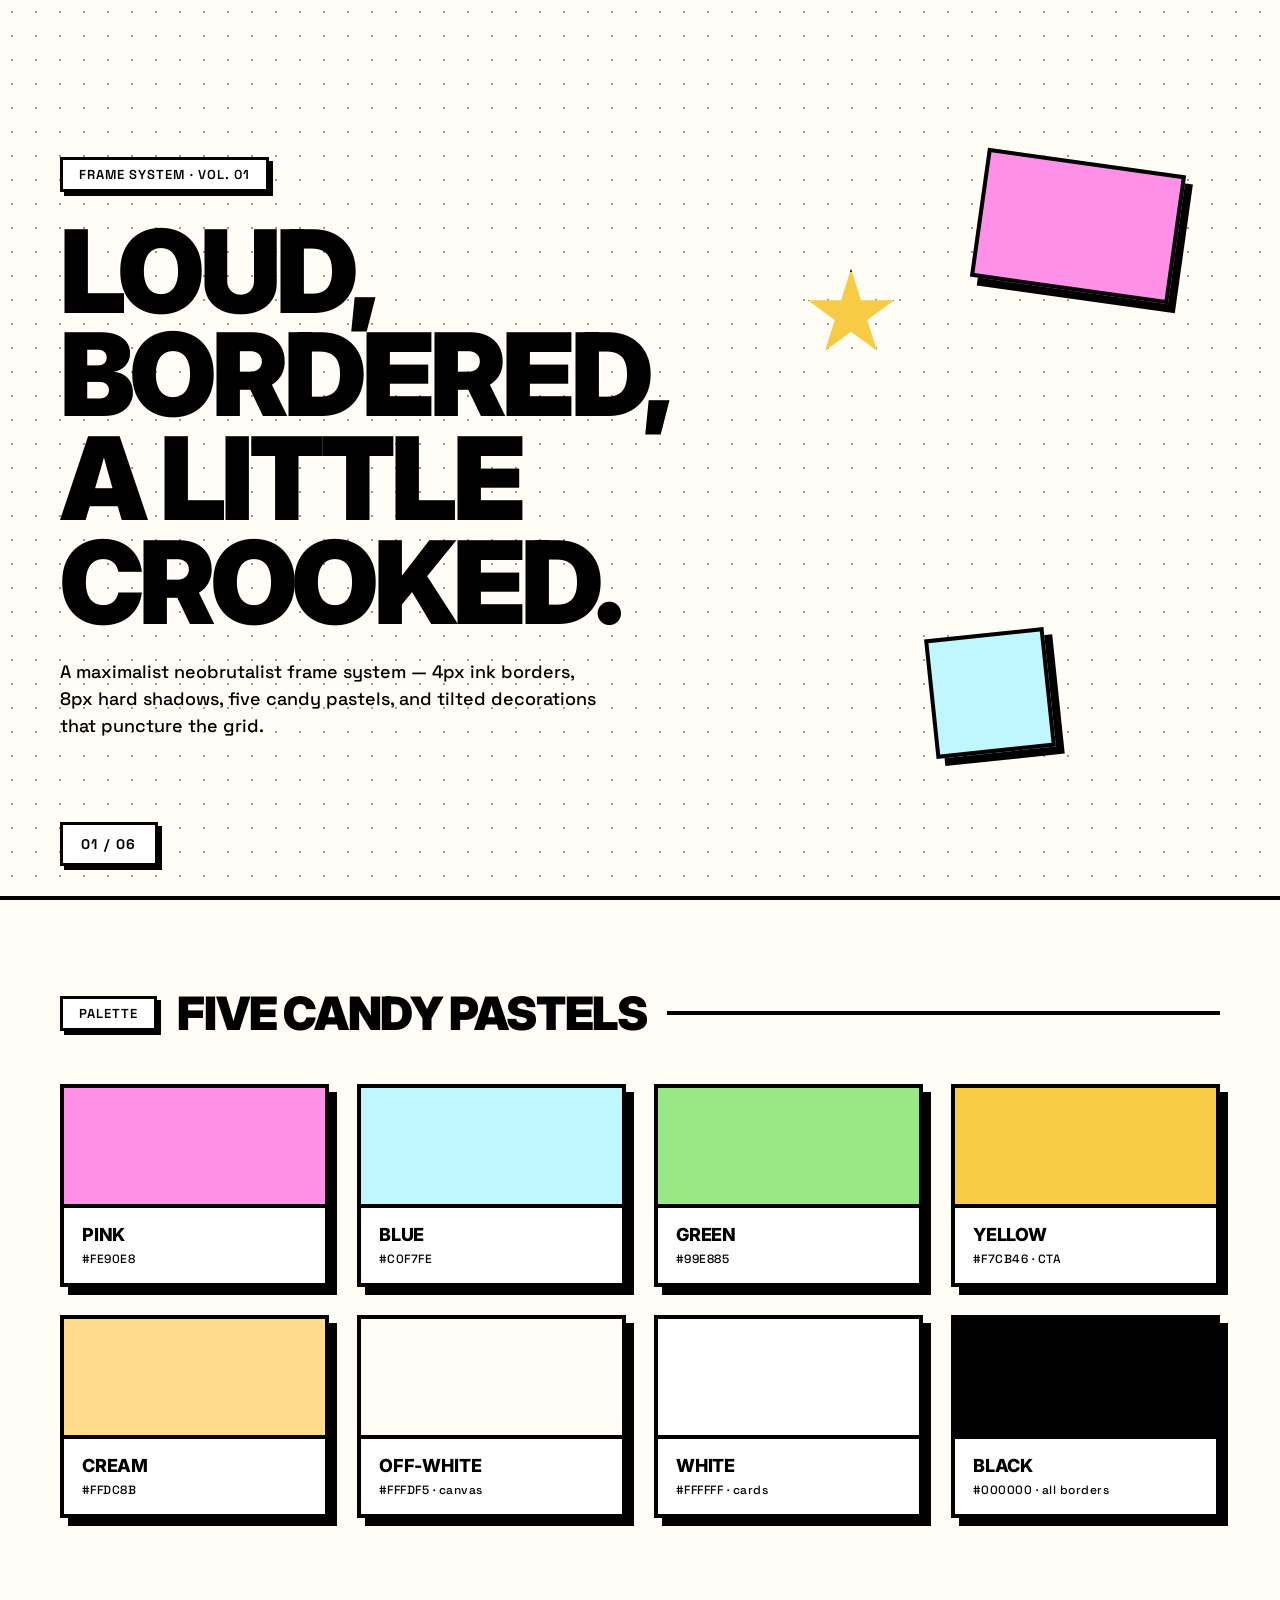
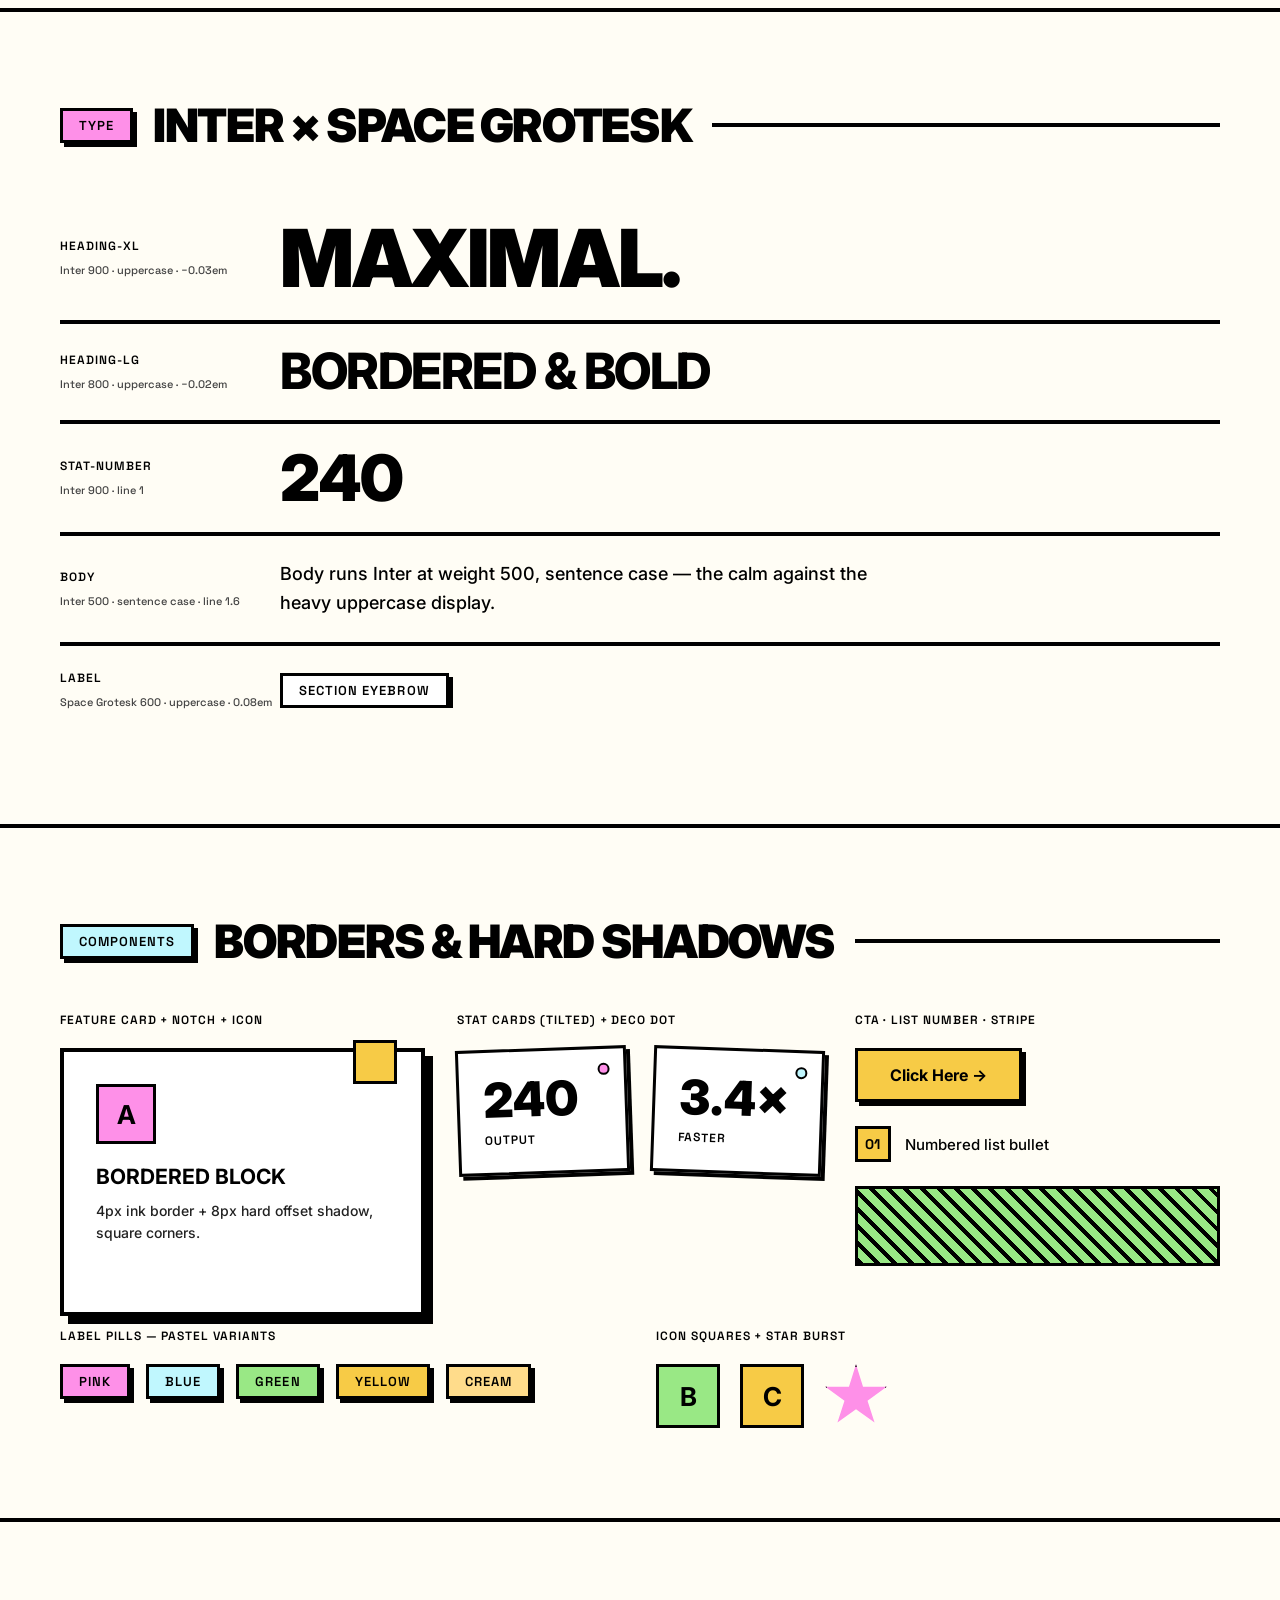
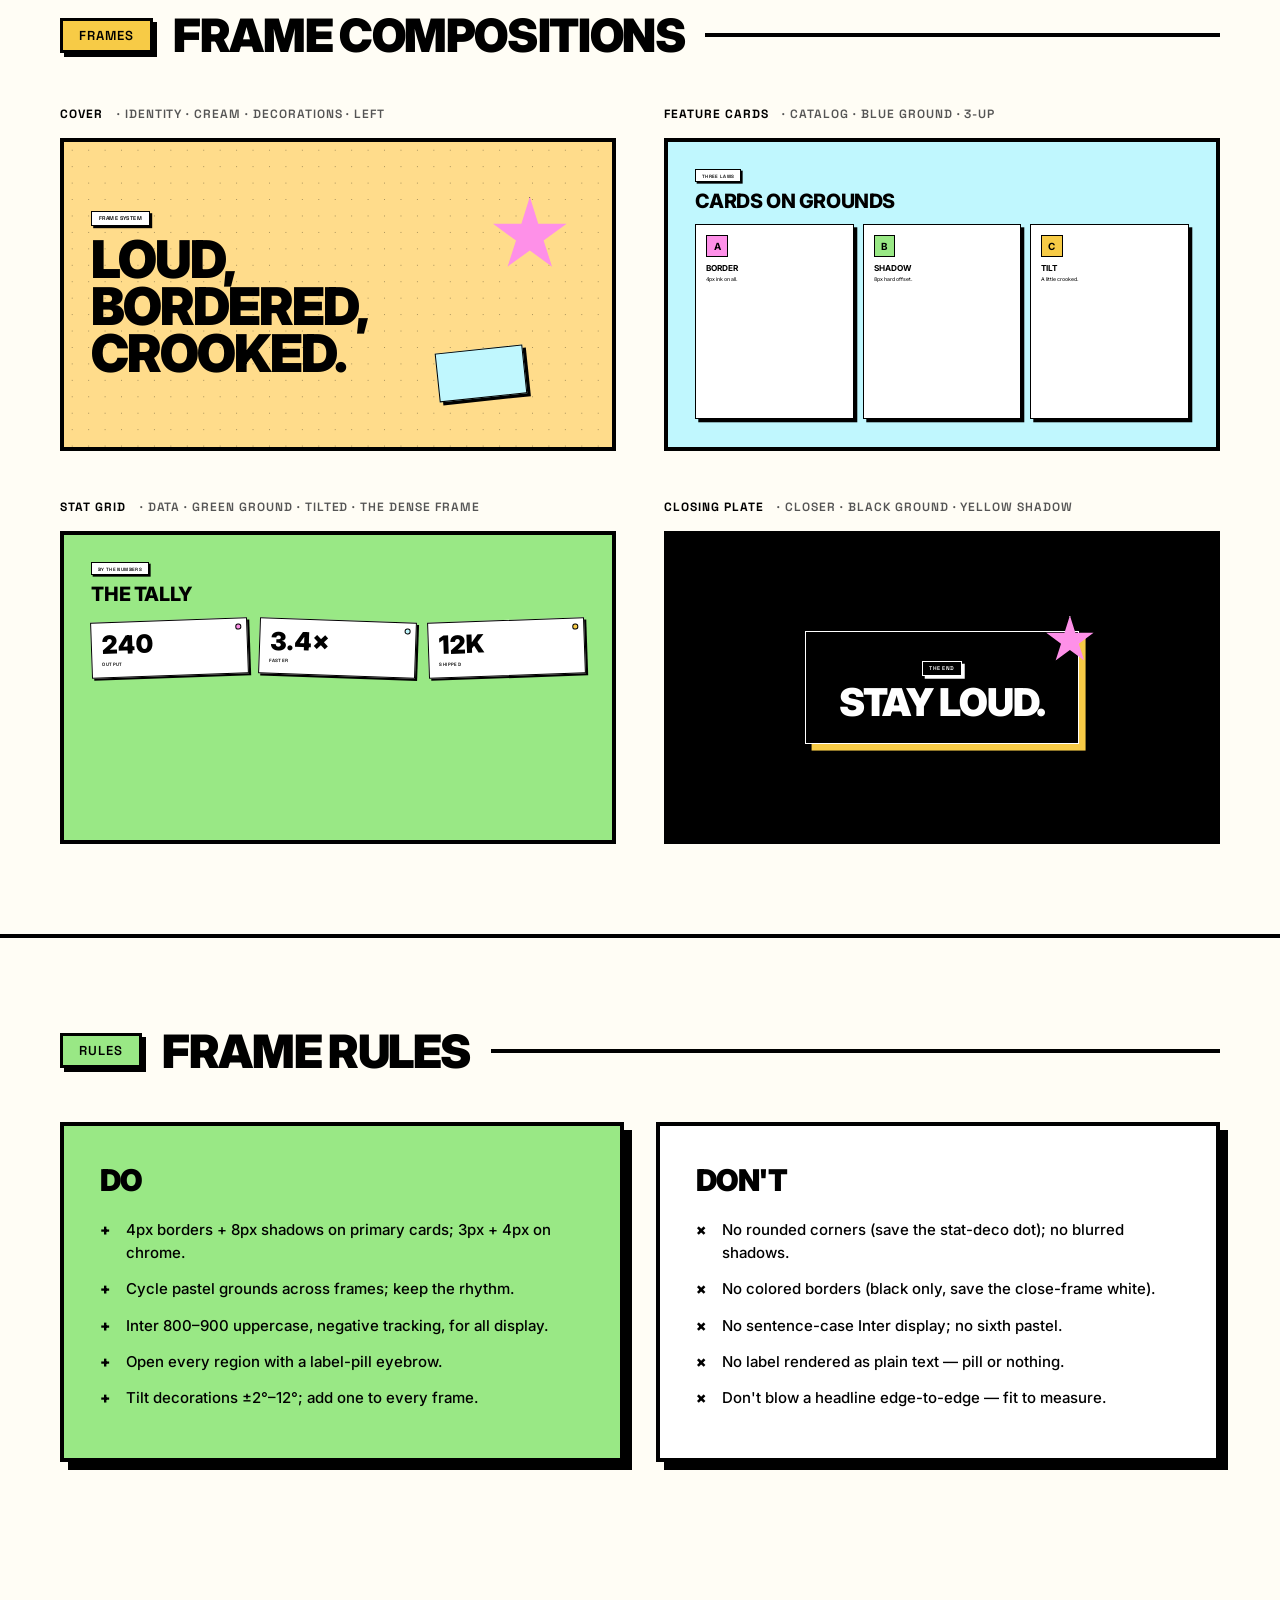
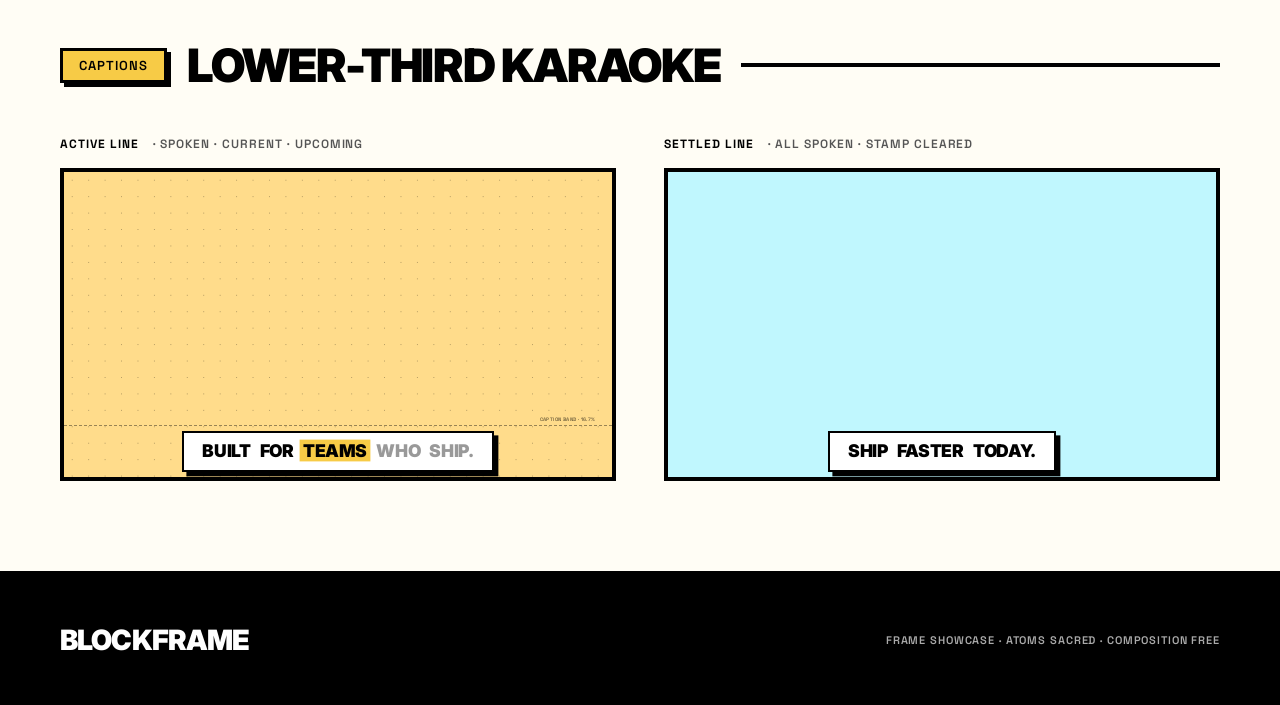
<file: .agents/skills/hyperframes/assets/frame-presets/blockframe/frame-showcase.html>
<!doctype html>
<html lang="en">
  <head>
    <meta charset="utf-8" />
    <meta name="viewport" content="width=device-width,initial-scale=1" />
    <title>BlockFrame</title>
    <link rel="preconnect" href="https://fonts.googleapis.com" />
    <link rel="preconnect" href="https://fonts.gstatic.com" crossorigin />
    <link
      href="https://fonts.googleapis.com/css2?family=Inter:wght@400;500;700;800;900&family=Space+Grotesk:wght@500;600;700&display=swap"
      rel="stylesheet"
    />
    <style id="ds-tokens">
      :root {
        --black: #000000;
        --white: #ffffff;
        --offwhite: #fffdf5;
        --pink: #fe90e8;
        --blue: #c0f7fe;
        --green: #99e885;
        --yellow: #f7cb46;
        --cream: #ffdc8b;
        --disp: "Inter", sans-serif;
        --mono: "Space Grotesk", monospace;
      }
      * {
        margin: 0;
        padding: 0;
        box-sizing: border-box;
      }
      html {
        background: #111;
      }
      body {
        background: var(--offwhite);
        color: var(--black);
        font-family: var(--disp);
        -webkit-font-smoothing: antialiased;
      }
      .disp {
        font-family: var(--disp);
        text-transform: uppercase;
        letter-spacing: -0.03em;
        line-height: 0.95;
        font-weight: 900;
      }
      .pill {
        display: inline-block;
        border: 3px solid var(--black);
        background: var(--white);
        box-shadow: 4px 4px 0 var(--black);
        padding: 6px 16px;
        font-family: var(--mono);
        font-weight: 600;
        text-transform: uppercase;
        letter-spacing: 0.08em;
        font-size: 13px;
      }
      .dotgrid {
        background-image: radial-gradient(circle, var(--black) 1.2px, transparent 1.2px);
        background-size: 24px 24px;
      }

      section {
        padding: 90px 60px;
        position: relative;
        border-bottom: 4px solid var(--black);
      }
      .sec-head {
        display: flex;
        align-items: center;
        gap: 20px;
        margin-bottom: 48px;
      }
      .sec-head h2 {
        font-family: var(--disp);
        font-weight: 900;
        text-transform: uppercase;
        letter-spacing: -0.03em;
        font-size: 46px;
        line-height: 1;
      }
      .sec-head .sp {
        flex: 1;
        height: 4px;
        background: var(--black);
      }

      /* COVER */
      .cover {
        min-height: 100vh;
        background: var(--offwhite);
        padding: 60px;
        display: flex;
        flex-direction: column;
        justify-content: center;
        position: relative;
        overflow: hidden;
      }
      .cover .dg {
        position: absolute;
        inset: 0;
        opacity: 0.4;
        background-image: radial-gradient(circle, var(--black) 1.2px, transparent 1.2px);
        background-size: 24px 24px;
        pointer-events: none;
      }
      .cover .inner {
        position: relative;
        z-index: 3;
        max-width: 72%;
      }
      .cover .pill {
        margin-bottom: 28px;
      }
      .cover h1 {
        font-family: var(--disp);
        font-weight: 900;
        text-transform: uppercase;
        letter-spacing: -0.04em;
        line-height: 0.9;
        font-size: clamp(64px, 9vw, 150px);
      }
      .cover .sub {
        font-family: var(--mono);
        font-weight: 500;
        font-size: 18px;
        line-height: 1.5;
        color: var(--black);
        margin-top: 24px;
        max-width: 540px;
      }
      .cover .deco-rect {
        position: absolute;
        top: 18%;
        right: 8%;
        width: 200px;
        height: 130px;
        background: var(--pink);
        border: 4px solid var(--black);
        box-shadow: 8px 8px 0 var(--black);
        transform: rotate(8deg);
        z-index: 2;
      }
      .cover .deco-rect2 {
        position: absolute;
        bottom: 16%;
        right: 18%;
        width: 120px;
        height: 120px;
        background: var(--blue);
        border: 4px solid var(--black);
        box-shadow: 8px 8px 0 var(--black);
        transform: rotate(-6deg);
        z-index: 1;
      }
      .cover .star {
        position: absolute;
        top: 30%;
        right: 30%;
        width: 90px;
        height: 90px;
        background: var(--yellow);
        border: 3px solid var(--black);
        clip-path: polygon(
          50% 0%,
          61% 35%,
          98% 35%,
          68% 57%,
          79% 91%,
          50% 70%,
          21% 91%,
          32% 57%,
          2% 35%,
          39% 35%
        );
        z-index: 4;
      }
      .cover .counter {
        position: absolute;
        bottom: 30px;
        left: 60px;
        border: 3px solid var(--black);
        background: var(--white);
        box-shadow: 4px 4px 0 var(--black);
        padding: 10px 18px;
        font-family: var(--mono);
        font-weight: 700;
        text-transform: uppercase;
        letter-spacing: 0.1em;
        font-size: 14px;
      }

      /* PALETTE */
      .swatches {
        display: grid;
        grid-template-columns: repeat(4, 1fr);
        gap: 28px;
      }
      .sw {
        border: 4px solid var(--black);
        background: var(--white);
        box-shadow: 8px 8px 0 var(--black);
      }
      .sw .chip {
        height: 120px;
        border-bottom: 4px solid var(--black);
      }
      .sw .meta {
        padding: 16px 18px;
      }
      .sw .name {
        font-family: var(--disp);
        font-weight: 800;
        text-transform: uppercase;
        letter-spacing: -0.01em;
        font-size: 18px;
      }
      .sw .hex {
        font-family: var(--mono);
        font-weight: 500;
        font-size: 12px;
        letter-spacing: 0.04em;
        margin-top: 6px;
      }

      /* TYPE */
      .type-row {
        display: grid;
        grid-template-columns: 220px 1fr;
        align-items: center;
        padding: 24px 0;
        border-bottom: 4px solid var(--black);
      }
      .type-row .tok {
        font-family: var(--mono);
        font-weight: 600;
        text-transform: uppercase;
        letter-spacing: 0.08em;
        font-size: 12px;
      }
      .type-row .m {
        font-family: var(--mono);
        font-weight: 500;
        font-size: 11px;
        color: #444;
        margin-top: 8px;
        line-height: 1.5;
      }
      .type-row .spec {
        overflow: hidden;
      }

      /* COMPONENTS */
      .cnote {
        font-family: var(--mono);
        font-weight: 600;
        text-transform: uppercase;
        letter-spacing: 0.08em;
        font-size: 12px;
        margin-bottom: 20px;
      }
      .cgrid {
        display: grid;
        grid-template-columns: repeat(12, 1fr);
        gap: 32px;
        margin-bottom: 48px;
      }
      .s3 {
        grid-column: span 3;
      }
      .s4 {
        grid-column: span 4;
      }
      .s6 {
        grid-column: span 6;
      }
      .s8 {
        grid-column: span 8;
      }
      .fcard {
        border: 4px solid var(--black);
        background: var(--white);
        box-shadow: 8px 8px 0 var(--black);
        padding: 32px;
        position: relative;
        height: 100%;
      }
      .fcard .notch {
        position: absolute;
        top: -12px;
        right: 24px;
        width: 44px;
        height: 44px;
        background: var(--yellow);
        border: 3px solid var(--black);
      }
      .fcard .ic {
        width: 60px;
        height: 60px;
        border: 3px solid var(--black);
        background: var(--blue);
        display: grid;
        place-items: center;
        font-family: var(--disp);
        font-weight: 700;
        font-size: 26px;
        margin-bottom: 20px;
      }
      .fcard .t {
        font-family: var(--disp);
        font-weight: 700;
        text-transform: uppercase;
        font-size: 21px;
        line-height: 1.2;
      }
      .fcard .bd {
        font-family: var(--disp);
        font-weight: 500;
        font-size: 14px;
        line-height: 1.6;
        color: #222;
        margin-top: 10px;
      }
      .statcard {
        border: 3px solid var(--black);
        background: var(--white);
        box-shadow: 4px 4px 0 var(--black);
        padding: 24px;
        position: relative;
      }
      .statcard .dot {
        position: absolute;
        top: 14px;
        right: 14px;
        width: 12px;
        height: 12px;
        border-radius: 50%;
        border: 2px solid var(--black);
      }
      .statcard .n {
        font-family: var(--disp);
        font-weight: 900;
        font-size: 48px;
        line-height: 1;
      }
      .statcard .l {
        font-family: var(--mono);
        font-weight: 600;
        text-transform: uppercase;
        letter-spacing: 0.08em;
        font-size: 12px;
        margin-top: 8px;
      }
      .btn {
        display: inline-block;
        border: 3px solid var(--black);
        background: var(--yellow);
        box-shadow: 4px 4px 0 var(--black);
        padding: 14px 32px;
        font-family: var(--disp);
        font-weight: 700;
        font-size: 16px;
      }
      .stripe {
        height: 80px;
        border: 3px solid var(--black);
        background: repeating-linear-gradient(
          45deg,
          var(--black),
          var(--black) 4px,
          var(--green) 4px,
          var(--green) 12px
        );
      }
      .listnum {
        display: inline-grid;
        place-items: center;
        width: 36px;
        height: 36px;
        border: 3px solid var(--black);
        background: var(--yellow);
        font-family: var(--mono);
        font-weight: 700;
        font-size: 14px;
      }

      /* COMPOSITIONS */
      .gallery {
        display: grid;
        grid-template-columns: 1fr 1fr;
        gap: 48px;
      }
      .fw .flabel {
        display: flex;
        gap: 14px;
        align-items: baseline;
        margin-bottom: 16px;
        font-family: var(--mono);
        font-weight: 600;
        text-transform: uppercase;
        letter-spacing: 0.08em;
        font-size: 12px;
        color: #555;
      }
      .fw .flabel b {
        color: var(--black);
      }
      .frame {
        aspect-ratio: 16/9;
        container-type: size;
        position: relative;
        overflow: hidden;
        background: var(--offwhite);
        border: 4px solid var(--black);
      }
      .frame > .body {
        position: absolute;
        inset: 0;
        z-index: 3;
      }

      /* f1 cover */
      .bf1 {
        background: var(--cream);
      }
      .bf1 .dg {
        position: absolute;
        inset: 0;
        opacity: 0.35;
        background-image: radial-gradient(circle, var(--black) 0.15cqw, transparent 0.15cqw);
        background-size: 3cqw 3cqw;
        z-index: 1;
      }
      .bf1 .body {
        display: flex;
        flex-direction: column;
        justify-content: center;
        padding: 0 5cqw;
      }
      .bf1 .pill {
        display: inline-block;
        border: 0.25cqw solid var(--black);
        background: var(--white);
        box-shadow: 0.4cqw 0.4cqw 0 var(--black);
        padding: 0.5cqw 1.2cqw;
        font-family: var(--mono);
        font-weight: 600;
        text-transform: uppercase;
        letter-spacing: 0.08em;
        font-size: 1cqw;
        margin-bottom: 2cqw;
        align-self: flex-start;
      }
      .bf1 h3 {
        font-family: var(--disp);
        font-weight: 900;
        text-transform: uppercase;
        letter-spacing: -0.04em;
        line-height: 0.9;
        font-size: 9.5cqw;
        max-width: 60cqw;
      }
      .bf1 .star {
        position: absolute;
        top: 18%;
        right: 8%;
        width: 14cqw;
        height: 14cqw;
        background: var(--pink);
        border: 0.3cqw solid var(--black);
        clip-path: polygon(
          50% 0%,
          61% 35%,
          98% 35%,
          68% 57%,
          79% 91%,
          50% 70%,
          21% 91%,
          32% 57%,
          2% 35%,
          39% 35%
        );
        z-index: 2;
      }
      .bf1 .rect {
        position: absolute;
        bottom: 16%;
        right: 16%;
        width: 16cqw;
        height: 9cqw;
        background: var(--blue);
        border: 0.3cqw solid var(--black);
        box-shadow: 0.6cqw 0.6cqw 0 var(--black);
        transform: rotate(-6deg);
        z-index: 1;
      }

      /* f2 feature cards */
      .bf2 {
        background: var(--blue);
      }
      .bf2 .body {
        padding: 5cqw;
        display: flex;
        flex-direction: column;
      }
      .bf2 .pill {
        align-self: flex-start;
        border: 0.2cqw solid var(--black);
        background: var(--white);
        box-shadow: 0.3cqw 0.3cqw 0 var(--black);
        padding: 0.4cqw 1cqw;
        font-family: var(--mono);
        font-weight: 600;
        text-transform: uppercase;
        letter-spacing: 0.08em;
        font-size: 0.85cqw;
        margin-bottom: 1.4cqw;
      }
      .bf2 h3 {
        font-family: var(--disp);
        font-weight: 800;
        text-transform: uppercase;
        letter-spacing: -0.02em;
        font-size: 3.6cqw;
        margin-bottom: 2cqw;
      }
      .bf2 .row {
        display: grid;
        grid-template-columns: repeat(3, 1fr);
        gap: 1.6cqw;
        flex: 1;
      }
      .bf2 .c {
        border: 0.3cqw solid var(--black);
        background: var(--white);
        box-shadow: 0.6cqw 0.6cqw 0 var(--black);
        padding: 1.8cqw;
      }
      .bf2 .c .ic {
        width: 4cqw;
        height: 4cqw;
        border: 0.2cqw solid var(--black);
        display: grid;
        place-items: center;
        font-family: var(--disp);
        font-weight: 700;
        font-size: 1.8cqw;
        margin-bottom: 1.2cqw;
      }
      .bf2 .c .t {
        font-family: var(--disp);
        font-weight: 700;
        text-transform: uppercase;
        font-size: 1.5cqw;
        line-height: 1.15;
      }
      .bf2 .c .bd {
        font-family: var(--disp);
        font-weight: 500;
        font-size: 0.95cqw;
        line-height: 1.5;
        color: #222;
        margin-top: 0.6cqw;
      }

      /* f3 stat grid (tilted) */
      .bf3 {
        background: var(--green);
      }
      .bf3 .body {
        padding: 5cqw;
        display: flex;
        flex-direction: column;
      }
      .bf3 .pill {
        align-self: flex-start;
        border: 0.2cqw solid var(--black);
        background: var(--white);
        box-shadow: 0.3cqw 0.3cqw 0 var(--black);
        padding: 0.4cqw 1cqw;
        font-family: var(--mono);
        font-weight: 600;
        text-transform: uppercase;
        letter-spacing: 0.08em;
        font-size: 0.85cqw;
        margin-bottom: 1.4cqw;
      }
      .bf3 h3 {
        font-family: var(--disp);
        font-weight: 800;
        text-transform: uppercase;
        letter-spacing: -0.02em;
        font-size: 3.6cqw;
        margin-bottom: 2.4cqw;
      }
      .bf3 .row {
        display: grid;
        grid-template-columns: repeat(3, 1fr);
        gap: 2cqw;
      }
      .bf3 .sc {
        border: 0.25cqw solid var(--black);
        background: var(--white);
        box-shadow: 0.4cqw 0.4cqw 0 var(--black);
        padding: 1.8cqw;
        position: relative;
      }
      .bf3 .sc:nth-child(odd) {
        transform: rotate(-2deg);
      }
      .bf3 .sc:nth-child(even) {
        transform: rotate(2deg);
      }
      .bf3 .sc .dot {
        position: absolute;
        top: 1cqw;
        right: 1cqw;
        width: 1cqw;
        height: 1cqw;
        border-radius: 50%;
        border: 0.15cqw solid var(--black);
      }
      .bf3 .sc .n {
        font-family: var(--disp);
        font-weight: 900;
        font-size: 4.6cqw;
        line-height: 1;
      }
      .bf3 .sc .l {
        font-family: var(--mono);
        font-weight: 600;
        text-transform: uppercase;
        letter-spacing: 0.08em;
        font-size: 0.85cqw;
        margin-top: 0.6cqw;
      }

      /* f4 close (black) */
      .bf4 {
        background: var(--black);
      }
      .bf4 .body {
        display: flex;
        flex-direction: column;
        justify-content: center;
        align-items: center;
        text-align: center;
      }
      .bf4 .cardf {
        border: 0.3cqw solid var(--white);
        box-shadow: 1.2cqw 1.2cqw 0 var(--yellow);
        padding: 4cqw 6cqw;
        position: relative;
      }
      .bf4 .pill {
        border: 0.25cqw solid var(--white);
        background: var(--black);
        color: var(--white);
        box-shadow: 0.5cqw 0.5cqw 0 var(--white);
        padding: 0.5cqw 1.2cqw;
        font-family: var(--mono);
        font-weight: 600;
        text-transform: uppercase;
        letter-spacing: 0.08em;
        font-size: 1cqw;
        margin-bottom: 1.6cqw;
        display: inline-block;
      }
      .bf4 h3 {
        font-family: var(--disp);
        font-weight: 900;
        text-transform: uppercase;
        letter-spacing: -0.03em;
        font-size: 7cqw;
        line-height: 0.95;
        color: var(--white);
      }
      .bf4 .star {
        position: absolute;
        top: -3cqw;
        right: -3cqw;
        width: 9cqw;
        height: 9cqw;
        background: var(--pink);
        border: 0.3cqw solid var(--white);
        clip-path: polygon(
          50% 0%,
          61% 35%,
          98% 35%,
          68% 57%,
          79% 91%,
          50% 70%,
          21% 91%,
          32% 57%,
          2% 35%,
          39% 35%
        );
      }

      /* PRINCIPLES */
      .dos {
        display: grid;
        grid-template-columns: 1fr 1fr;
        gap: 32px;
      }
      .do-card {
        border: 4px solid var(--black);
        box-shadow: 8px 8px 0 var(--black);
        padding: 36px;
      }
      .do-card.do {
        background: var(--green);
      }
      .do-card.dont {
        background: var(--white);
      }
      .do-card h4 {
        font-family: var(--disp);
        font-weight: 900;
        text-transform: uppercase;
        letter-spacing: -0.02em;
        font-size: 30px;
        margin-bottom: 20px;
      }
      .do-card ul {
        list-style: none;
      }
      .do-card li {
        font-family: var(--disp);
        font-weight: 500;
        font-size: 15px;
        line-height: 1.55;
        padding-left: 26px;
        position: relative;
        margin-bottom: 13px;
      }
      .do-card li::before {
        position: absolute;
        left: 0;
        font-family: var(--disp);
        font-weight: 900;
      }
      .do-card.do li::before {
        content: "+";
      }
      .do-card.dont li::before {
        content: "\00d7";
      }

      .foot {
        padding: 48px 60px;
        background: var(--black);
        color: var(--white);
        display: flex;
        justify-content: space-between;
        align-items: center;
      }
      .foot .l {
        font-family: var(--disp);
        font-weight: 900;
        text-transform: uppercase;
        letter-spacing: -0.03em;
        font-size: 28px;
      }
      .foot .r {
        font-family: var(--mono);
        font-weight: 600;
        text-transform: uppercase;
        letter-spacing: 0.08em;
        font-size: 11px;
        color: #aaa;
      }
      @media (max-width: 1100px) {
        .gallery {
          grid-template-columns: 1fr;
        }
        .swatches {
          grid-template-columns: 1fr 1fr;
        }
      }
    </style>
    <link
      rel="stylesheet"
      href="https://fonts.googleapis.com/css2?family=Inter:wght@400;500;600;700;800;900&display=swap"
    />
    <link
      rel="stylesheet"
      href="https://fonts.googleapis.com/css2?family=Space+Grotesk:wght@400;500;600;700&display=swap"
    />
    <style id="ft-override">
      :root {
        --primary: #fffdf5 !important;
        --secondary: #000000 !important;
        --tertiary: #ffdc8b !important;
        --accent: #fe90e8 !important;
        --f-disp: "Inter", sans-serif !important;
        --f-body: "Space Grotesk", sans-serif !important;
        --black: #000000 !important;
        --offwhite: #fffdf5 !important;
        --pink: #fe90e8 !important;
        --cream: #ffdc8b !important;
        --disp: "Inter", sans-serif !important;
        --mono: "Space Grotesk", sans-serif !important;
        --white: #ffffff !important;
        --blue: #c0f7fe !important;
        --green: #99e885 !important;
        --yellow: #f7cb46 !important;
      }
    </style>
  </head>
  <body>
    <!-- COVER -->
    <section class="cover">
      <div class="dg"></div>
      <div class="star"></div>
      <div class="deco-rect"></div>
      <div class="deco-rect2"></div>
      <div class="inner">
        <span class="pill">Frame System · Vol. 01</span>
        <h1>Loud,<br />bordered,<br />a little crooked.</h1>
        <div class="sub">
          A maximalist neobrutalist frame system — 4px ink borders, 8px hard shadows, five candy
          pastels, and tilted decorations that puncture the grid.
        </div>
      </div>
      <div class="counter">01 / 06</div>
    </section>

    <!-- PALETTE -->
    <section>
      <div class="sec-head">
        <span class="pill">Palette</span>
        <h2>Five Candy Pastels</h2>
        <span class="sp"></span>
      </div>
      <div class="swatches">
        <div class="sw">
          <div class="chip" style="background: var(--pink)"></div>
          <div class="meta">
            <div class="name">Pink</div>
            <div class="hex">#FE90E8</div>
          </div>
        </div>
        <div class="sw">
          <div class="chip" style="background: var(--blue)"></div>
          <div class="meta">
            <div class="name">Blue</div>
            <div class="hex">#C0F7FE</div>
          </div>
        </div>
        <div class="sw">
          <div class="chip" style="background: var(--green)"></div>
          <div class="meta">
            <div class="name">Green</div>
            <div class="hex">#99E885</div>
          </div>
        </div>
        <div class="sw">
          <div class="chip" style="background: var(--yellow)"></div>
          <div class="meta">
            <div class="name">Yellow</div>
            <div class="hex">#F7CB46 · CTA</div>
          </div>
        </div>
        <div class="sw">
          <div class="chip" style="background: var(--cream)"></div>
          <div class="meta">
            <div class="name">Cream</div>
            <div class="hex">#FFDC8B</div>
          </div>
        </div>
        <div class="sw">
          <div
            class="chip"
            style="background: var(--offwhite); border-bottom: 4px solid var(--black)"
          ></div>
          <div class="meta">
            <div class="name">Off-White</div>
            <div class="hex">#FFFDF5 · canvas</div>
          </div>
        </div>
        <div class="sw">
          <div
            class="chip"
            style="background: var(--white); border-bottom: 4px solid var(--black)"
          ></div>
          <div class="meta">
            <div class="name">White</div>
            <div class="hex">#FFFFFF · cards</div>
          </div>
        </div>
        <div class="sw">
          <div class="chip" style="background: var(--black)"></div>
          <div class="meta">
            <div class="name">Black</div>
            <div class="hex">#000000 · all borders</div>
          </div>
        </div>
      </div>
    </section>

    <!-- TYPOGRAPHY -->
    <section>
      <div class="sec-head">
        <span class="pill" style="background: var(--pink)">Type</span>
        <h2>Inter × Space Grotesk</h2>
        <span class="sp"></span>
      </div>
      <div class="type-row">
        <div>
          <div class="tok">heading-xl</div>
          <div class="m">Inter 900 · uppercase · −0.03em</div>
        </div>
        <div class="spec"><span class="disp" style="font-size: 80px">Maximal.</span></div>
      </div>
      <div class="type-row">
        <div>
          <div class="tok">heading-lg</div>
          <div class="m">Inter 800 · uppercase · −0.02em</div>
        </div>
        <div class="spec">
          <span class="disp" style="font-weight: 800; font-size: 50px">Bordered & Bold</span>
        </div>
      </div>
      <div class="type-row">
        <div>
          <div class="tok">stat-number</div>
          <div class="m">Inter 900 · line 1</div>
        </div>
        <div class="spec">
          <span class="disp" style="font-size: 64px; letter-spacing: -0.02em">240</span>
        </div>
      </div>
      <div class="type-row">
        <div>
          <div class="tok">body</div>
          <div class="m">Inter 500 · sentence case · line 1.6</div>
        </div>
        <div class="spec">
          <p style="font-weight: 500; font-size: 18px; line-height: 1.6; max-width: 640px">
            Body runs Inter at weight 500, sentence case — the calm against the heavy uppercase
            display.
          </p>
        </div>
      </div>
      <div class="type-row" style="border-bottom: 0">
        <div>
          <div class="tok">label</div>
          <div class="m">Space Grotesk 600 · uppercase · 0.08em</div>
        </div>
        <div class="spec"><span class="pill">Section Eyebrow</span></div>
      </div>
    </section>

    <!-- COMPONENTS -->
    <section>
      <div class="sec-head">
        <span class="pill" style="background: var(--blue)">Components</span>
        <h2>Borders & Hard Shadows</h2>
        <span class="sp"></span>
      </div>

      <div class="cgrid">
        <div class="s4">
          <div class="cnote">Feature card + notch + icon</div>
          <div class="fcard">
            <div class="notch"></div>
            <div class="ic" style="background: var(--pink)">A</div>
            <div class="t">Bordered Block</div>
            <div class="bd">4px ink border + 8px hard offset shadow, square corners.</div>
          </div>
        </div>
        <div class="s4">
          <div class="cnote">Stat cards (tilted) + deco dot</div>
          <div style="display: grid; grid-template-columns: 1fr 1fr; gap: 24px">
            <div class="statcard" style="transform: rotate(-2deg)">
              <div class="dot" style="background: var(--pink)"></div>
              <div class="n">240</div>
              <div class="l">Output</div>
            </div>
            <div class="statcard" style="transform: rotate(2deg)">
              <div class="dot" style="background: var(--blue)"></div>
              <div class="n">3.4×</div>
              <div class="l">Faster</div>
            </div>
          </div>
        </div>
        <div class="s4">
          <div class="cnote">CTA · list number · stripe</div>
          <span class="btn">Click Here →</span>
          <div style="display: flex; align-items: center; gap: 14px; margin-top: 24px">
            <span class="listnum">01</span
            ><span style="font-family: var(--disp); font-weight: 500; font-size: 15px"
              >Numbered list bullet</span
            >
          </div>
          <div class="stripe" style="margin-top: 24px"></div>
        </div>
      </div>

      <div class="cgrid" style="margin-bottom: 0">
        <div class="s6">
          <div class="cnote">Label pills — pastel variants</div>
          <div style="display: flex; gap: 16px; flex-wrap: wrap">
            <span class="pill" style="background: var(--pink)">Pink</span
            ><span class="pill" style="background: var(--blue)">Blue</span
            ><span class="pill" style="background: var(--green)">Green</span
            ><span class="pill" style="background: var(--yellow)">Yellow</span
            ><span class="pill" style="background: var(--cream)">Cream</span>
          </div>
        </div>
        <div class="s6">
          <div class="cnote">Icon squares + star burst</div>
          <div style="display: flex; align-items: center; gap: 20px">
            <span
              style="
                width: 64px;
                height: 64px;
                border: 3px solid var(--black);
                background: var(--green);
                display: grid;
                place-items: center;
                font-family: var(--disp);
                font-weight: 700;
                font-size: 26px;
              "
              >B</span
            >
            <span
              style="
                width: 64px;
                height: 64px;
                border: 3px solid var(--black);
                background: var(--yellow);
                display: grid;
                place-items: center;
                font-family: var(--disp);
                font-weight: 700;
                font-size: 26px;
              "
              >C</span
            >
            <span
              style="
                width: 64px;
                height: 64px;
                background: var(--pink);
                border: 3px solid var(--black);
                clip-path: polygon(
                  50% 0%,
                  61% 35%,
                  98% 35%,
                  68% 57%,
                  79% 91%,
                  50% 70%,
                  21% 91%,
                  32% 57%,
                  2% 35%,
                  39% 35%
                );
              "
            ></span>
          </div>
        </div>
      </div>
    </section>

    <!-- COMPOSITIONS -->
    <section>
      <div class="sec-head">
        <span class="pill" style="background: var(--yellow)">Frames</span>
        <h2>Frame Compositions</h2>
        <span class="sp"></span>
      </div>
      <div class="gallery">
        <div class="fw">
          <div class="flabel"><b>Cover</b><span>· identity · cream · decorations · left</span></div>
          <div class="frame bf1">
            <div class="dg"></div>
            <div class="star"></div>
            <div class="rect"></div>
            <div class="body">
              <span class="pill">Frame System</span>
              <h3>Loud, bordered, crooked.</h3>
            </div>
          </div>
        </div>

        <div class="fw">
          <div class="flabel"><b>Feature Cards</b><span>· catalog · blue ground · 3-up</span></div>
          <div class="frame bf2">
            <div class="body">
              <span class="pill">Three Laws</span>
              <h3>Cards on Grounds</h3>
              <div class="row">
                <div class="c">
                  <div class="ic" style="background: var(--pink)">A</div>
                  <div class="t">Border</div>
                  <div class="bd">4px ink on all.</div>
                </div>
                <div class="c">
                  <div class="ic" style="background: var(--green)">B</div>
                  <div class="t">Shadow</div>
                  <div class="bd">8px hard offset.</div>
                </div>
                <div class="c">
                  <div class="ic" style="background: var(--yellow)">C</div>
                  <div class="t">Tilt</div>
                  <div class="bd">A little crooked.</div>
                </div>
              </div>
            </div>
          </div>
        </div>

        <div class="fw">
          <div class="flabel">
            <b>Stat Grid</b><span>· data · green ground · tilted · the dense frame</span>
          </div>
          <div class="frame bf3">
            <div class="body">
              <span class="pill">By The Numbers</span>
              <h3>The Tally</h3>
              <div class="row">
                <div class="sc">
                  <div class="dot" style="background: var(--pink)"></div>
                  <div class="n">240</div>
                  <div class="l">Output</div>
                </div>
                <div class="sc">
                  <div class="dot" style="background: var(--blue)"></div>
                  <div class="n">3.4×</div>
                  <div class="l">Faster</div>
                </div>
                <div class="sc">
                  <div class="dot" style="background: var(--yellow)"></div>
                  <div class="n">12K</div>
                  <div class="l">Shipped</div>
                </div>
              </div>
            </div>
          </div>
        </div>

        <div class="fw">
          <div class="flabel">
            <b>Closing Plate</b><span>· closer · black ground · yellow shadow</span>
          </div>
          <div class="frame bf4">
            <div class="body">
              <div class="cardf">
                <div class="star"></div>
                <span class="pill">The End</span>
                <h3>Stay loud.</h3>
              </div>
            </div>
          </div>
        </div>
      </div>
    </section>

    <!-- PRINCIPLES -->
    <section style="border-bottom: none">
      <div class="sec-head">
        <span class="pill" style="background: var(--green)">Rules</span>
        <h2>Frame Rules</h2>
        <span class="sp"></span>
      </div>
      <div class="dos">
        <div class="do-card do">
          <h4>Do</h4>
          <ul>
            <li>4px borders + 8px shadows on primary cards; 3px + 4px on chrome.</li>
            <li>Cycle pastel grounds across frames; keep the rhythm.</li>
            <li>Inter 800–900 uppercase, negative tracking, for all display.</li>
            <li>Open every region with a label-pill eyebrow.</li>
            <li>Tilt decorations ±2°–12°; add one to every frame.</li>
          </ul>
        </div>
        <div class="do-card dont">
          <h4>Don't</h4>
          <ul>
            <li>No rounded corners (save the stat-deco dot); no blurred shadows.</li>
            <li>No colored borders (black only, save the close-frame white).</li>
            <li>No sentence-case Inter display; no sixth pastel.</li>
            <li>No label rendered as plain text — pill or nothing.</li>
            <li>Don't blow a headline edge-to-edge — fit to measure.</li>
          </ul>
        </div>
      </div>
    </section>

    <!-- CAPTIONS — preview of caption-skin.html (the preset's lower-third karaoke look) -->
    <style>
      /* mirrors caption-skin.html; the skin's --cap-* vocab mapped to this preset's tokens */
      .capdemo {
        --cap-ink: var(--black);
        --cap-canvas: var(--white);
        --cap-accent: var(--yellow);
        --cap-accent-2: var(--cream);
      }
      .capdemo .stage {
        position: absolute;
        left: 0;
        right: 0;
        bottom: 0;
        height: 16.67cqh;
        display: flex;
        align-items: center;
        justify-content: center;
        z-index: 4;
      }
      .capdemo .pill {
        max-width: 80cqw;
        padding: 1.4cqw 3cqw 1.7cqw;
        background: var(--cap-canvas);
        border: 0.4cqw solid var(--cap-ink);
        border-radius: 0;
        box-shadow: 0.8cqw 0.8cqw 0 var(--cap-ink);
      }
      .capdemo .line {
        display: flex;
        flex-wrap: wrap;
        justify-content: center;
        gap: 0.12em 0.32em;
        font-family: var(--disp);
        font-weight: 900;
        text-transform: uppercase;
        font-size: 3.2cqw;
        line-height: 1.12;
        letter-spacing: -0.02em;
      }
      .capdemo .w {
        display: inline-block;
        padding: 0 0.1em;
        color: color-mix(in srgb, var(--cap-ink) 40%, var(--cap-canvas));
      }
      .capdemo .w.spoken {
        color: var(--cap-ink);
      }
      .capdemo .w.active {
        color: var(--cap-ink);
        background: var(--cap-accent);
        box-shadow: 0 0 0 0.08em var(--cap-accent);
      }
      .capdemo .bandline {
        position: absolute;
        left: 0;
        right: 0;
        bottom: 16.67cqh;
        border-top: 0.15cqw dashed rgba(0, 0, 0, 0.4);
        z-index: 3;
      }
      .capdemo .bandtag {
        position: absolute;
        right: 3cqw;
        bottom: calc(16.67cqh + 0.7cqw);
        font-family: var(--mono);
        font-weight: 600;
        text-transform: uppercase;
        font-size: 0.9cqw;
        letter-spacing: 0.08em;
        color: var(--black);
        opacity: 0.55;
        z-index: 4;
      }
    </style>
    <section>
      <div class="sec-head">
        <span class="pill" style="background: var(--yellow)">Captions</span>
        <h2>Lower-Third Karaoke</h2>
        <span class="sp"></span>
      </div>
      <div class="gallery">
        <div class="fw">
          <div class="flabel"><b>Active line</b><span>· spoken · current · upcoming</span></div>
          <div class="frame capdemo" style="background: var(--cream)">
            <div
              class="dg"
              style="
                position: absolute;
                inset: 0;
                opacity: 0.3;
                background-image: radial-gradient(
                  circle,
                  var(--black) 0.15cqw,
                  transparent 0.15cqw
                );
                background-size: 3cqw 3cqw;
                z-index: 1;
              "
            ></div>
            <div class="bandline"></div>
            <div class="bandtag">caption band · 16.7%</div>
            <div class="stage">
              <div class="pill">
                <div class="line">
                  <span class="w spoken">Built</span>
                  <span class="w spoken">for</span>
                  <span class="w active">teams</span>
                  <span class="w">who</span>
                  <span class="w">ship.</span>
                </div>
              </div>
            </div>
          </div>
        </div>

        <div class="fw">
          <div class="flabel"><b>Settled line</b><span>· all spoken · stamp cleared</span></div>
          <div class="frame capdemo" style="background: var(--blue)">
            <div class="stage">
              <div class="pill">
                <div class="line">
                  <span class="w spoken">Ship</span>
                  <span class="w spoken">faster</span>
                  <span class="w spoken">today.</span>
                </div>
              </div>
            </div>
          </div>
        </div>
      </div>
    </section>

    <div class="foot">
      <span class="l">BlockFrame</span>
      <span class="r">Frame Showcase · Atoms Sacred · Composition Free</span>
    </div>

    <template id="__bundler_thumbnail">
      <svg viewBox="0 0 100 100" xmlns="http://www.w3.org/2000/svg">
        <rect width="100" height="100" fill="#FFFDF5" />
        <rect x="16" y="34" width="46" height="32" fill="#FE90E8" stroke="#000" stroke-width="4" />
        <rect x="22" y="40" width="46" height="32" fill="#C0F7FE" stroke="#000" stroke-width="4" />
        <path
          d="M74 16l4 11h12l-9 7 3 11-10-6-10 6 3-11-9-7h12z"
          fill="#F7CB46"
          stroke="#000"
          stroke-width="2"
        />
      </svg>
    </template>
  </body>
</html>
</file>
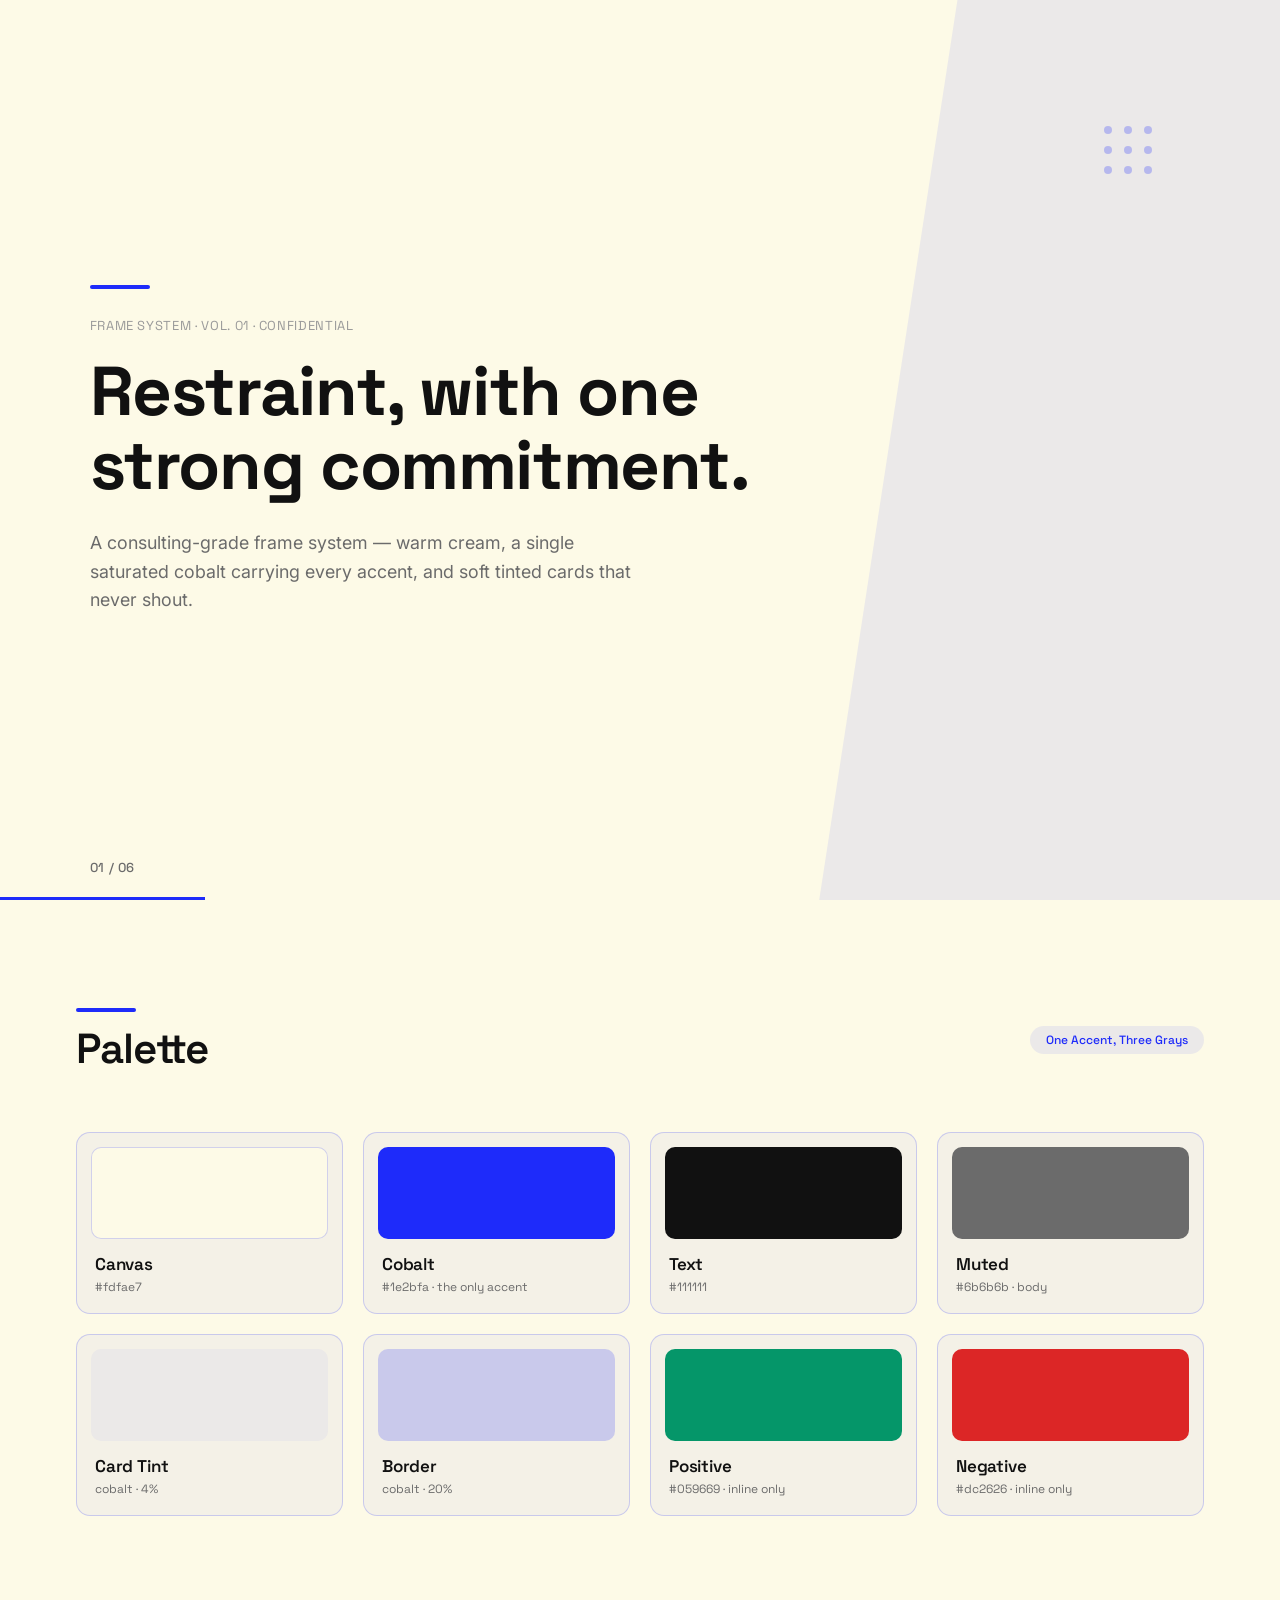
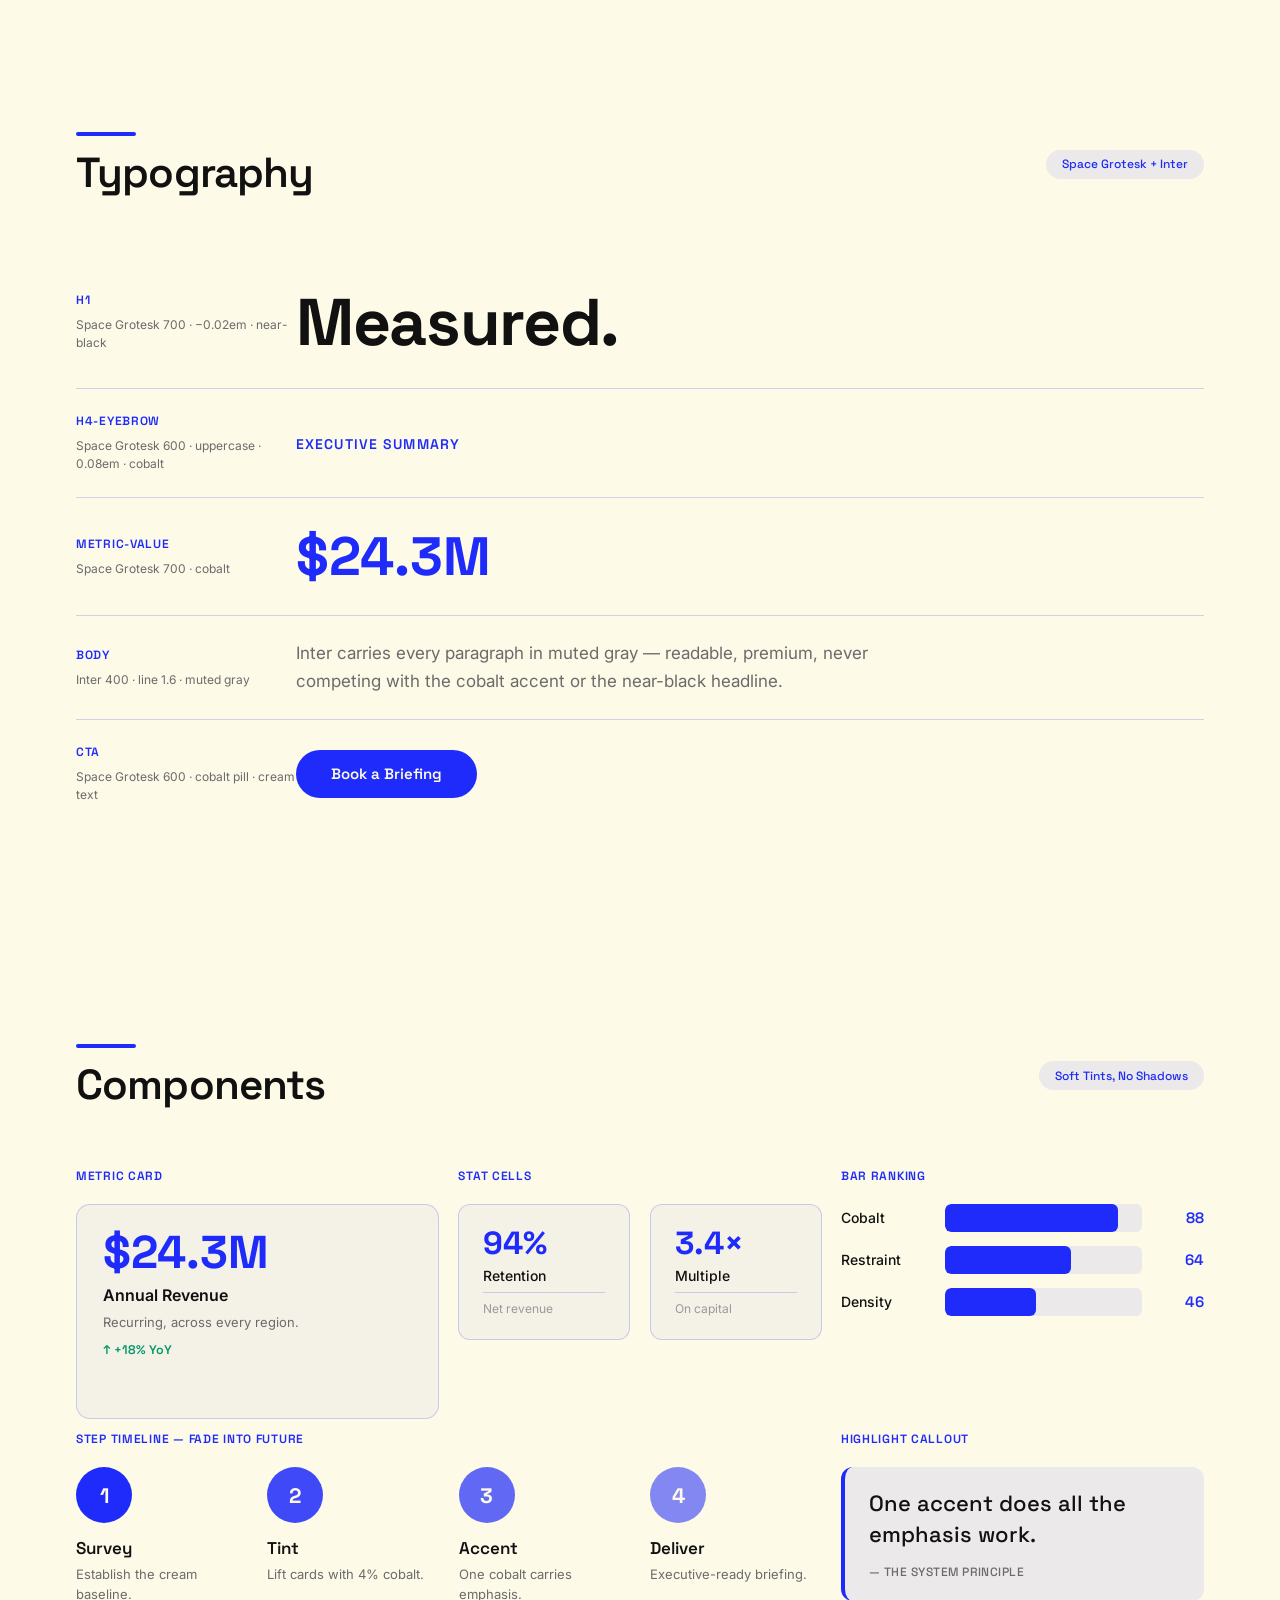
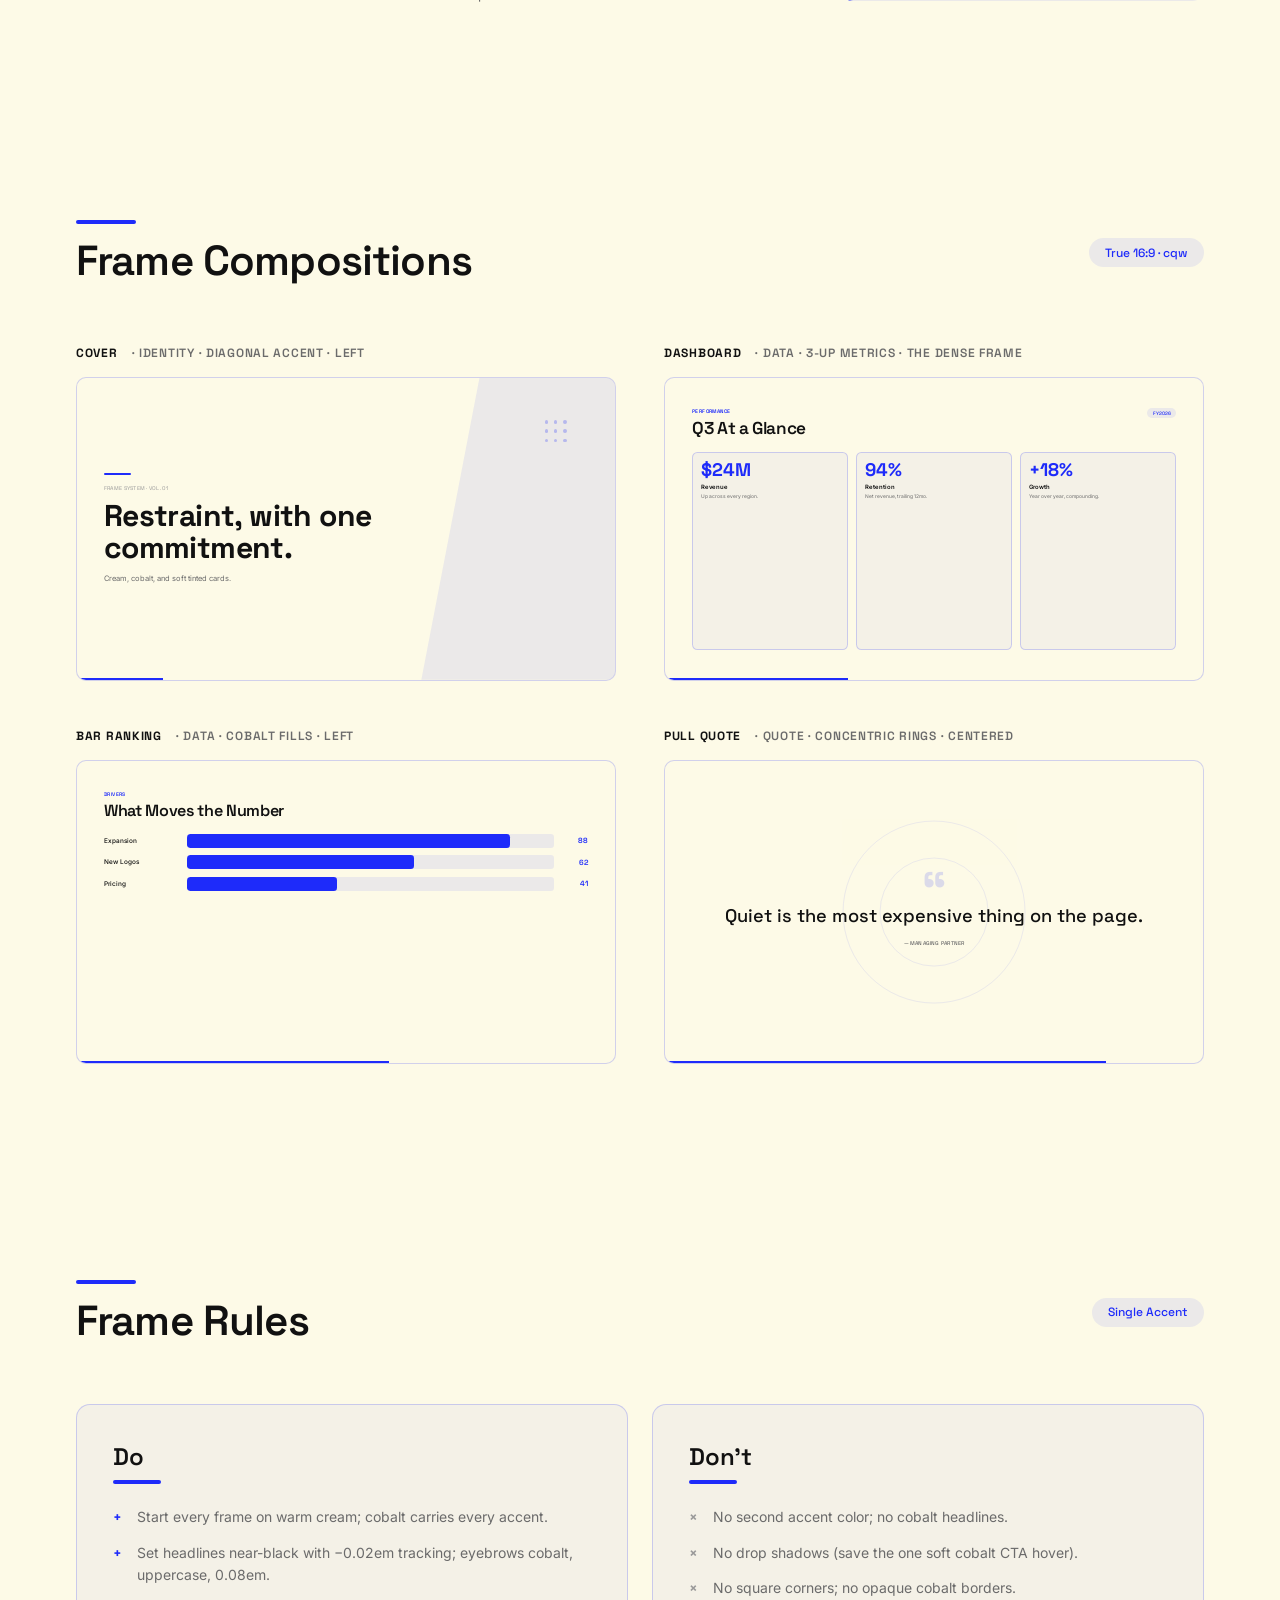
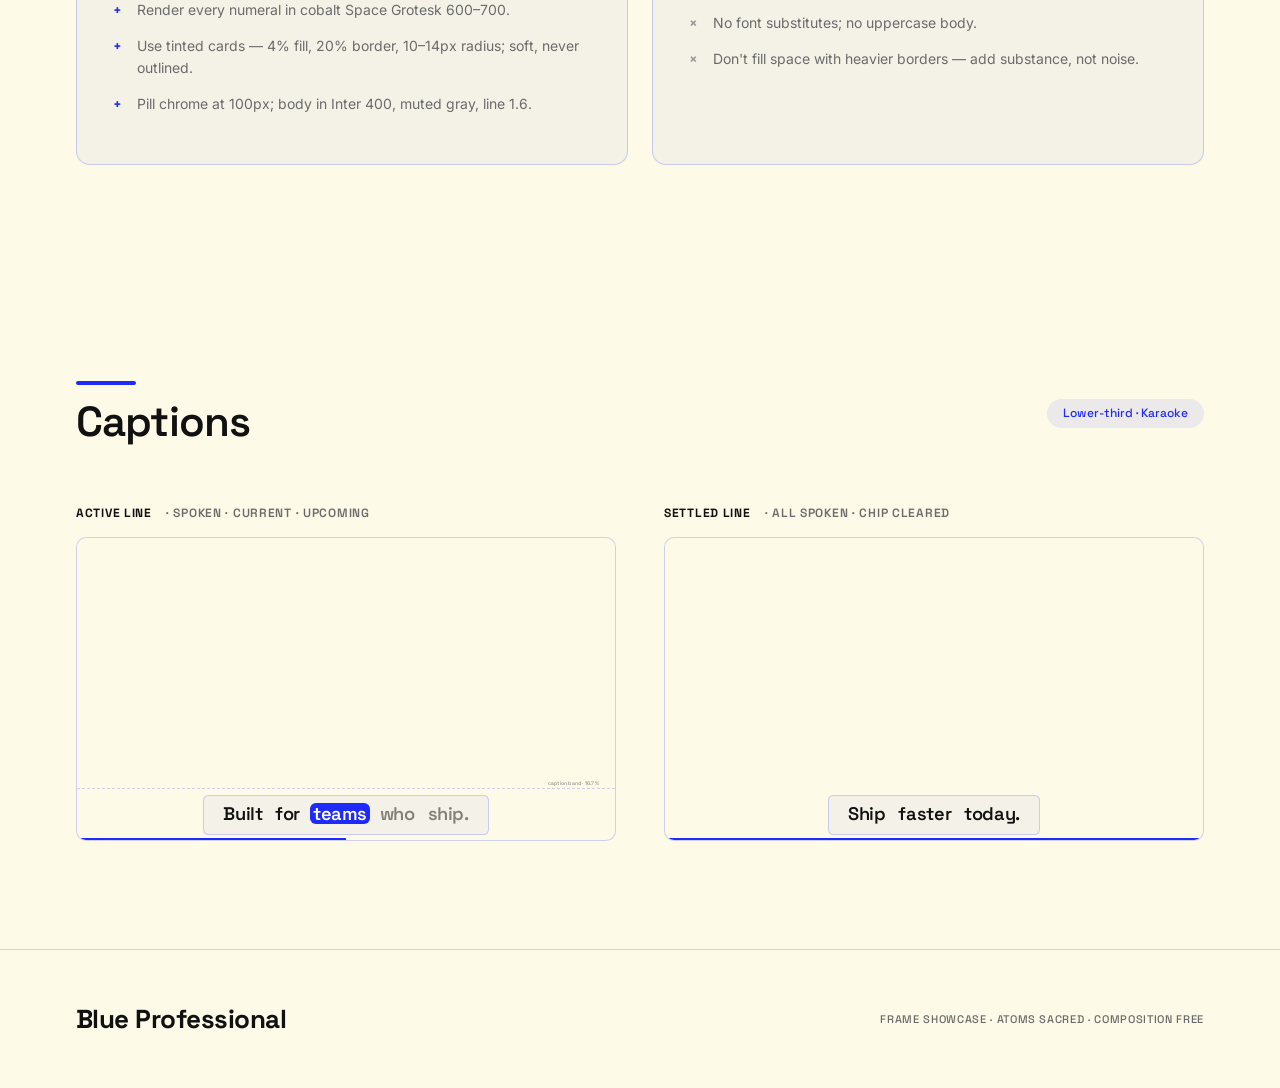
<file: .agents/skills/hyperframes/assets/frame-presets/blue-professional/frame-showcase.html>
<!doctype html>
<html lang="en">
  <head>
    <meta charset="utf-8" />
    <meta name="viewport" content="width=device-width,initial-scale=1" />
    <title>Blue Professional</title>
    <link rel="preconnect" href="https://fonts.googleapis.com" />
    <link rel="preconnect" href="https://fonts.gstatic.com" crossorigin />
    <link
      href="https://fonts.googleapis.com/css2?family=Space+Grotesk:wght@400;500;600;700&family=Inter:wght@400;500;600&display=swap"
      rel="stylesheet"
    />
    <style id="ds-tokens">
      :root {
        --bg: #fdfae7;
        --primary: #1e2bfa;
        --text: #111111;
        --muted: #6b6b6b;
        --light: #9a9a9a;
        --accent-light: rgba(30, 43, 250, 0.08);
        --accent-medium: rgba(30, 43, 250, 0.15);
        --border: rgba(30, 43, 250, 0.2);
        --card-bg: rgba(30, 43, 250, 0.04);
        --positive: #059669;
        --negative: #dc2626;
        --disp: "Space Grotesk", sans-serif;
        --body: "Inter", sans-serif;
      }
      * {
        margin: 0;
        padding: 0;
        box-sizing: border-box;
      }
      html {
        background: #0b0b16;
      }
      body {
        background: var(--bg);
        color: var(--muted);
        font-family: var(--body);
        -webkit-font-smoothing: antialiased;
      }
      .disp {
        font-family: var(--disp);
      }
      .eyebrow {
        font-family: var(--disp);
        font-weight: 600;
        text-transform: uppercase;
        letter-spacing: 0.08em;
        font-size: 14px;
        color: var(--primary);
      }

      section {
        padding: 108px 76px;
        position: relative;
      }
      .sec-head {
        display: flex;
        align-items: flex-start;
        gap: 20px;
        margin-bottom: 60px;
      }
      .sec-head .ey {
        display: flex;
        flex-direction: column;
        gap: 14px;
      }
      .sec-head .aline {
        width: 60px;
        height: 4px;
        background: var(--primary);
        border-radius: 2px;
      }
      .sec-head h2 {
        font-family: var(--disp);
        font-weight: 600;
        font-size: 42px;
        line-height: 1.1;
        letter-spacing: -0.02em;
        color: var(--text);
      }
      .sec-head .sp {
        flex: 1;
      }
      .sec-head .tagpill {
        background: var(--accent-light);
        color: var(--primary);
        padding: 0.4rem 1rem;
        border-radius: 100px;
        font-family: var(--disp);
        font-weight: 500;
        font-size: 12px;
        align-self: center;
      }

      /* COVER */
      .cover {
        min-height: 100vh;
        padding: 0 7vw;
        display: flex;
        flex-direction: column;
        justify-content: center;
        position: relative;
        overflow: hidden;
      }
      .cover .deco {
        position: absolute;
        top: 0;
        right: 0;
        bottom: 0;
        width: 36%;
        background: var(--accent-light);
        clip-path: polygon(30% 0, 100% 0, 100% 100%, 0% 100%);
      }
      .cover .dots {
        position: absolute;
        top: 14%;
        right: 10%;
        display: grid;
        grid-template-columns: repeat(3, 1fr);
        gap: 12px;
        opacity: 0.25;
        z-index: 2;
      }
      .cover .dots i {
        width: 8px;
        height: 8px;
        border-radius: 50%;
        background: var(--primary);
      }
      .cover .inner {
        position: relative;
        z-index: 3;
        max-width: 64%;
      }
      .cover .aline {
        width: 60px;
        height: 4px;
        background: var(--primary);
        border-radius: 2px;
        margin-bottom: 28px;
      }
      .cover .meta {
        font-family: var(--disp);
        font-weight: 400;
        font-size: 13px;
        letter-spacing: 0.05em;
        color: var(--light);
        margin-bottom: 20px;
      }
      .cover h1 {
        font-family: var(--disp);
        font-weight: 700;
        font-size: clamp(46px, 5.4vw, 76px);
        line-height: 1.08;
        letter-spacing: -0.02em;
        color: var(--text);
      }
      .cover .sub {
        font-family: var(--body);
        font-weight: 400;
        font-size: clamp(16px, 1.4vw, 20px);
        line-height: 1.6;
        color: var(--muted);
        margin-top: 26px;
        max-width: 560px;
      }
      .cover .pbar {
        position: absolute;
        bottom: 0;
        left: 0;
        height: 3px;
        width: 16%;
        background: var(--primary);
      }
      .cover .counter {
        position: absolute;
        bottom: 24px;
        left: 7vw;
        font-family: var(--disp);
        font-weight: 500;
        font-size: 13px;
        letter-spacing: 0.05em;
        color: var(--muted);
      }

      /* PALETTE */
      .swatches {
        display: grid;
        grid-template-columns: repeat(4, 1fr);
        gap: 20px;
      }
      .sw {
        background: var(--card-bg);
        border: 1.5px solid var(--border);
        border-radius: 14px;
        overflow: hidden;
      }
      .sw .chip {
        height: 92px;
        border-radius: 10px;
        margin: 14px 14px 0;
      }
      .sw .meta {
        padding: 14px 18px 18px;
      }
      .sw .name {
        font-family: var(--disp);
        font-weight: 600;
        font-size: 17px;
        color: var(--text);
        letter-spacing: -0.01em;
      }
      .sw .hex {
        font-family: var(--disp);
        font-size: 12px;
        color: var(--muted);
        margin-top: 4px;
      }

      /* TYPE */
      .type-row {
        display: grid;
        grid-template-columns: 220px 1fr;
        align-items: center;
        padding: 24px 0;
        border-bottom: 1px solid var(--border);
      }
      .type-row .tok {
        font-family: var(--disp);
        font-weight: 600;
        text-transform: uppercase;
        letter-spacing: 0.06em;
        font-size: 12px;
        color: var(--primary);
      }
      .type-row .m {
        font-size: 12px;
        color: var(--muted);
        margin-top: 8px;
        line-height: 1.5;
      }
      .type-row .spec {
        overflow: hidden;
      }

      /* COMPONENTS */
      .cnote {
        font-family: var(--disp);
        font-weight: 600;
        text-transform: uppercase;
        letter-spacing: 0.06em;
        font-size: 12px;
        color: var(--primary);
        margin-bottom: 20px;
      }
      .cgrid {
        display: grid;
        grid-template-columns: repeat(12, 1fr);
        gap: 1.2rem;
        margin-bottom: 48px;
      }
      .s3 {
        grid-column: span 3;
      }
      .s4 {
        grid-column: span 4;
      }
      .s6 {
        grid-column: span 6;
      }
      .s8 {
        grid-column: span 8;
      }
      .card {
        background: var(--card-bg);
        border: 1.5px solid var(--border);
        border-radius: 14px;
        padding: 1.5rem 1.6rem;
        height: 100%;
      }
      .card .mv {
        font-family: var(--disp);
        font-weight: 700;
        font-size: 46px;
        line-height: 1;
        color: var(--primary);
      }
      .card .ml {
        font-family: var(--body);
        font-weight: 600;
        font-size: 16px;
        color: var(--text);
        margin-top: 10px;
      }
      .card .md {
        font-size: 13px;
        line-height: 1.5;
        color: var(--muted);
        margin-top: 8px;
      }
      .card .chg {
        font-family: var(--disp);
        font-weight: 600;
        font-size: 12.5px;
        margin-top: 10px;
      }
      .card .chg.pos {
        color: var(--positive);
      }
      .card .chg.neg {
        color: var(--negative);
      }
      .statcell {
        background: var(--card-bg);
        border: 1px solid var(--border);
        border-radius: 12px;
        padding: 1.4rem 1.5rem;
      }
      .statcell .n {
        font-family: var(--disp);
        font-weight: 700;
        font-size: 32px;
        color: var(--primary);
        line-height: 1;
      }
      .statcell .nm {
        font-family: var(--body);
        font-weight: 500;
        font-size: 14px;
        color: var(--text);
        margin-top: 8px;
      }
      .statcell .ctx {
        font-size: 12px;
        color: var(--light);
        margin-top: 8px;
        padding-top: 8px;
        border-top: 1px solid var(--border);
      }
      .bars .row {
        display: flex;
        align-items: center;
        gap: 14px;
        margin-bottom: 14px;
      }
      .bars .bl {
        font-family: var(--body);
        font-weight: 500;
        font-size: 14px;
        color: var(--text);
        width: 90px;
      }
      .bars .track {
        flex: 1;
        height: 28px;
        background: var(--accent-light);
        border-radius: 6px;
        overflow: hidden;
      }
      .bars .fill {
        height: 100%;
        display: block;
        background: var(--primary);
        border-radius: 6px;
      }
      .bars .pct {
        font-family: var(--disp);
        font-weight: 600;
        font-size: 15px;
        color: var(--primary);
        width: 48px;
        text-align: right;
      }
      .steps {
        display: flex;
        gap: 20px;
      }
      .step {
        flex: 1;
      }
      .step .circ {
        width: 56px;
        height: 56px;
        border-radius: 50%;
        background: var(--primary);
        color: var(--bg);
        display: grid;
        place-items: center;
        font-family: var(--disp);
        font-weight: 700;
        font-size: 21px;
      }
      .step .t {
        font-family: var(--disp);
        font-weight: 600;
        font-size: 17px;
        color: var(--text);
        margin-top: 14px;
      }
      .step .d {
        font-size: 13px;
        line-height: 1.5;
        color: var(--muted);
        margin-top: 6px;
      }
      .hilite {
        background: var(--accent-light);
        border-left: 4px solid var(--primary);
        border-radius: 12px;
        padding: 1.3rem 1.5rem;
      }
      .hilite .q {
        font-family: var(--disp);
        font-weight: 500;
        font-size: 22px;
        line-height: 1.4;
        color: var(--text);
      }
      .hilite .c {
        font-family: var(--disp);
        font-weight: 500;
        text-transform: uppercase;
        letter-spacing: 0.04em;
        font-size: 12px;
        color: var(--muted);
        margin-top: 14px;
      }
      .cta {
        display: inline-block;
        background: var(--primary);
        color: var(--bg);
        padding: 0.9rem 2.2rem;
        border-radius: 100px;
        font-family: var(--disp);
        font-weight: 600;
        font-size: 15px;
      }

      /* COMPOSITIONS */
      .gallery {
        display: grid;
        grid-template-columns: 1fr 1fr;
        gap: 48px;
      }
      .fw .flabel {
        display: flex;
        gap: 14px;
        align-items: baseline;
        margin-bottom: 16px;
        font-family: var(--disp);
        font-weight: 600;
        text-transform: uppercase;
        letter-spacing: 0.06em;
        font-size: 12px;
        color: var(--muted);
      }
      .fw .flabel b {
        color: var(--text);
      }
      .frame {
        aspect-ratio: 16/9;
        container-type: size;
        position: relative;
        overflow: hidden;
        background: var(--bg);
        border: 1px solid var(--border);
        border-radius: 10px;
      }
      .frame > .body {
        position: absolute;
        inset: 0;
        z-index: 3;
      }
      .frame .pbar {
        position: absolute;
        bottom: 0;
        left: 0;
        height: 0.3cqw;
        background: var(--primary);
        z-index: 5;
      }

      /* f1 cover */
      .gf1 .deco {
        position: absolute;
        top: 0;
        right: 0;
        bottom: 0;
        width: 36%;
        background: var(--accent-light);
        clip-path: polygon(30% 0, 100% 0, 100% 100%, 0% 100%);
        z-index: 1;
      }
      .gf1 .dots {
        position: absolute;
        top: 14%;
        right: 9%;
        display: grid;
        grid-template-columns: repeat(3, 1fr);
        gap: 1cqw;
        opacity: 0.25;
        z-index: 2;
      }
      .gf1 .dots i {
        width: 0.7cqw;
        height: 0.7cqw;
        border-radius: 50%;
        background: var(--primary);
      }
      .gf1 .body {
        display: flex;
        flex-direction: column;
        justify-content: center;
        padding: 0 5cqw;
      }
      .gf1 .aline {
        width: 5cqw;
        height: 0.3cqw;
        background: var(--primary);
        border-radius: 0.2cqw;
        margin-bottom: 2cqw;
      }
      .gf1 .ey {
        font-family: var(--disp);
        font-weight: 400;
        font-size: 1cqw;
        letter-spacing: 0.05em;
        color: var(--light);
        margin-bottom: 1.4cqw;
      }
      .gf1 h3 {
        font-family: var(--disp);
        font-weight: 700;
        font-size: 5.6cqw;
        line-height: 1.06;
        letter-spacing: -0.02em;
        color: var(--text);
        max-width: 58cqw;
      }
      .gf1 .sub {
        font-size: 1.4cqw;
        line-height: 1.5;
        color: var(--muted);
        margin-top: 1.8cqw;
        max-width: 48cqw;
      }

      /* f2 dashboard */
      .gf2 .body {
        padding: 5.5cqw 5cqw;
        display: flex;
        flex-direction: column;
      }
      .gf2 .hdr {
        display: flex;
        justify-content: space-between;
        align-items: flex-start;
        margin-bottom: 2.4cqw;
      }
      .gf2 .ey {
        font-family: var(--disp);
        font-weight: 600;
        text-transform: uppercase;
        letter-spacing: 0.08em;
        font-size: 0.95cqw;
        color: var(--primary);
      }
      .gf2 h3 {
        font-family: var(--disp);
        font-weight: 600;
        font-size: 3.2cqw;
        letter-spacing: -0.02em;
        color: var(--text);
        margin-top: 0.6cqw;
      }
      .gf2 .tp {
        background: var(--accent-light);
        color: var(--primary);
        padding: 0.4cqw 1cqw;
        border-radius: 100px;
        font-family: var(--disp);
        font-weight: 500;
        font-size: 0.9cqw;
      }
      .gf2 .grid {
        display: grid;
        grid-template-columns: repeat(3, 1fr);
        gap: 1.4cqw;
        flex: 1;
      }
      .gf2 .c {
        background: var(--card-bg);
        border: 0.1cqw solid var(--border);
        border-radius: 1cqw;
        padding: 1.6cqw;
      }
      .gf2 .c .n {
        font-family: var(--disp);
        font-weight: 700;
        font-size: 3.4cqw;
        color: var(--primary);
        line-height: 1;
      }
      .gf2 .c .nm {
        font-family: var(--body);
        font-weight: 600;
        font-size: 1.1cqw;
        color: var(--text);
        margin-top: 0.6cqw;
      }
      .gf2 .c .d {
        font-size: 0.92cqw;
        line-height: 1.45;
        color: var(--muted);
        margin-top: 0.5cqw;
      }

      /* f3 bars */
      .gf3 .body {
        padding: 5.5cqw 5cqw;
        display: flex;
        flex-direction: column;
      }
      .gf3 .ey {
        font-family: var(--disp);
        font-weight: 600;
        text-transform: uppercase;
        letter-spacing: 0.08em;
        font-size: 0.95cqw;
        color: var(--primary);
        margin-bottom: 0.6cqw;
      }
      .gf3 h3 {
        font-family: var(--disp);
        font-weight: 600;
        font-size: 3cqw;
        letter-spacing: -0.02em;
        color: var(--text);
        margin-bottom: 2.4cqw;
      }
      .gf3 .row {
        display: flex;
        align-items: center;
        gap: 1.4cqw;
        margin-bottom: 1.4cqw;
      }
      .gf3 .bl {
        font-family: var(--body);
        font-weight: 500;
        font-size: 1.2cqw;
        color: var(--text);
        width: 14cqw;
      }
      .gf3 .track {
        flex: 1;
        height: 2.6cqw;
        background: var(--accent-light);
        border-radius: 0.6cqw;
        overflow: hidden;
      }
      .gf3 .fill {
        height: 100%;
        display: block;
        background: var(--primary);
        border-radius: 0.6cqw;
      }
      .gf3 .pct {
        font-family: var(--disp);
        font-weight: 600;
        font-size: 1.4cqw;
        color: var(--primary);
        width: 5cqw;
        text-align: right;
      }

      /* f4 quote/closing */
      .gf4 {
        position: relative;
      }
      .gf4 .rings {
        position: absolute;
        left: 50%;
        top: 50%;
        transform: translate(-50%, -50%);
        width: 34cqw;
        height: 34cqw;
        border: 0.1cqw solid var(--border);
        border-radius: 50%;
        opacity: 0.4;
        z-index: 1;
      }
      .gf4 .rings::before {
        content: "";
        position: absolute;
        inset: 20%;
        border: 0.1cqw solid var(--border);
        border-radius: 50%;
      }
      .gf4 .body {
        display: flex;
        flex-direction: column;
        justify-content: center;
        align-items: center;
        text-align: center;
        padding: 0 9cqw;
      }
      .gf4 .qm {
        font-family: var(--disp);
        font-weight: 700;
        font-size: 9cqw;
        line-height: 0.5;
        color: var(--primary);
        opacity: 0.15;
        height: 4cqw;
      }
      .gf4 .q {
        font-family: var(--disp);
        font-weight: 500;
        font-size: 3.4cqw;
        line-height: 1.35;
        color: var(--text);
        margin-top: 1cqw;
      }
      .gf4 .c {
        font-family: var(--disp);
        font-weight: 500;
        text-transform: uppercase;
        letter-spacing: 0.04em;
        font-size: 1cqw;
        color: var(--muted);
        margin-top: 2cqw;
      }

      /* PRINCIPLES */
      .dos {
        display: grid;
        grid-template-columns: 1fr 1fr;
        gap: 24px;
      }
      .do-card {
        background: var(--card-bg);
        border: 1.5px solid var(--border);
        border-radius: 14px;
        padding: 36px;
      }
      .do-card h4 {
        font-family: var(--disp);
        font-weight: 600;
        font-size: 24px;
        color: var(--text);
        margin-bottom: 8px;
        letter-spacing: -0.01em;
      }
      .do-card .aline {
        width: 48px;
        height: 4px;
        background: var(--primary);
        border-radius: 2px;
        margin-bottom: 22px;
      }
      .do-card ul {
        list-style: none;
      }
      .do-card li {
        font-size: 14px;
        line-height: 1.6;
        padding-left: 24px;
        position: relative;
        margin-bottom: 13px;
        color: var(--muted);
      }
      .do-card li::before {
        position: absolute;
        left: 0;
        font-family: var(--disp);
        font-weight: 700;
        color: var(--primary);
      }
      .do-card.do li::before {
        content: "+";
      }
      .do-card.dont li::before {
        content: "\00d7";
        color: var(--light);
      }

      .foot {
        padding: 52px 76px;
        border-top: 1px solid var(--border);
        display: flex;
        justify-content: space-between;
        align-items: center;
      }
      .foot .l {
        font-family: var(--disp);
        font-weight: 700;
        font-size: 26px;
        color: var(--text);
        letter-spacing: -0.02em;
      }
      .foot .r {
        font-family: var(--disp);
        font-weight: 500;
        text-transform: uppercase;
        letter-spacing: 0.06em;
        font-size: 11px;
        color: var(--muted);
      }
      @media (max-width: 1100px) {
        .gallery {
          grid-template-columns: 1fr;
        }
        .swatches {
          grid-template-columns: 1fr 1fr;
        }
      }
    </style>
    <link
      rel="stylesheet"
      href="https://fonts.googleapis.com/css2?family=Space+Grotesk:wght@400;500;600;700&display=swap"
    />
    <link
      rel="stylesheet"
      href="https://fonts.googleapis.com/css2?family=Inter:wght@400;500;600;700&display=swap"
    />
    <style id="ft-override">
      :root {
        --primary: #fdfae7 !important;
        --secondary: #111111 !important;
        --tertiary: #6b6b6b !important;
        --accent: #1e2bfa !important;
        --f-disp: "Space Grotesk", sans-serif !important;
        --f-body: "Inter", sans-serif !important;
        --bg: #fdfae7 !important;
        --primary: #1e2bfa !important;
        --text: #111111 !important;
        --muted: #6b6b6b !important;
        --disp: "Space Grotesk", sans-serif !important;
        --body: "Inter", sans-serif !important;
        --light: #9a9a9a !important;
        --positive: #059669 !important;
        --negative: #dc2626 !important;
        --accent-light: rgba(30, 43, 250, 0.08) !important;
        --accent-medium: rgba(30, 43, 250, 0.15) !important;
        --border: rgba(30, 43, 250, 0.2) !important;
        --card-bg: rgba(30, 43, 250, 0.04) !important;
      }
    </style>
  </head>
  <body>
    <!-- COVER -->
    <section class="cover">
      <div class="deco"></div>
      <div class="dots"><i></i><i></i><i></i><i></i><i></i><i></i><i></i><i></i><i></i></div>
      <div class="inner">
        <div class="aline"></div>
        <div class="meta">FRAME SYSTEM · VOL. 01 · CONFIDENTIAL</div>
        <h1>Restraint, with one strong commitment.</h1>
        <div class="sub">
          A consulting-grade frame system — warm cream, a single saturated cobalt carrying every
          accent, and soft tinted cards that never shout.
        </div>
      </div>
      <div class="counter">01 / 06</div>
      <div class="pbar"></div>
    </section>

    <!-- PALETTE -->
    <section>
      <div class="sec-head">
        <div class="ey">
          <div class="aline"></div>
          <h2>Palette</h2>
        </div>
        <span class="sp"></span><span class="tagpill">One Accent, Three Grays</span>
      </div>
      <div class="swatches">
        <div class="sw">
          <div
            class="chip"
            style="background: var(--bg); box-shadow: inset 0 0 0 1px var(--border)"
          ></div>
          <div class="meta">
            <div class="name">Canvas</div>
            <div class="hex">#fdfae7</div>
          </div>
        </div>
        <div class="sw">
          <div class="chip" style="background: var(--primary)"></div>
          <div class="meta">
            <div class="name">Cobalt</div>
            <div class="hex">#1e2bfa · the only accent</div>
          </div>
        </div>
        <div class="sw">
          <div class="chip" style="background: var(--text)"></div>
          <div class="meta">
            <div class="name">Text</div>
            <div class="hex">#111111</div>
          </div>
        </div>
        <div class="sw">
          <div class="chip" style="background: var(--muted)"></div>
          <div class="meta">
            <div class="name">Muted</div>
            <div class="hex">#6b6b6b · body</div>
          </div>
        </div>
        <div class="sw">
          <div class="chip" style="background: var(--card-bg)"></div>
          <div class="meta">
            <div class="name">Card Tint</div>
            <div class="hex">cobalt · 4%</div>
          </div>
        </div>
        <div class="sw">
          <div class="chip" style="background: var(--border)"></div>
          <div class="meta">
            <div class="name">Border</div>
            <div class="hex">cobalt · 20%</div>
          </div>
        </div>
        <div class="sw">
          <div class="chip" style="background: var(--positive)"></div>
          <div class="meta">
            <div class="name">Positive</div>
            <div class="hex">#059669 · inline only</div>
          </div>
        </div>
        <div class="sw">
          <div class="chip" style="background: var(--negative)"></div>
          <div class="meta">
            <div class="name">Negative</div>
            <div class="hex">#dc2626 · inline only</div>
          </div>
        </div>
      </div>
    </section>

    <!-- TYPOGRAPHY -->
    <section>
      <div class="sec-head">
        <div class="ey">
          <div class="aline"></div>
          <h2>Typography</h2>
        </div>
        <span class="sp"></span><span class="tagpill">Space Grotesk + Inter</span>
      </div>
      <div class="type-row">
        <div>
          <div class="tok">h1</div>
          <div class="m">Space Grotesk 700 · −0.02em · near-black</div>
        </div>
        <div class="spec">
          <span
            class="disp"
            style="font-weight: 700; font-size: 66px; letter-spacing: -0.02em; color: var(--text)"
            >Measured.</span
          >
        </div>
      </div>
      <div class="type-row">
        <div>
          <div class="tok">h4-eyebrow</div>
          <div class="m">Space Grotesk 600 · uppercase · 0.08em · cobalt</div>
        </div>
        <div class="spec"><span class="eyebrow">Executive Summary</span></div>
      </div>
      <div class="type-row">
        <div>
          <div class="tok">metric-value</div>
          <div class="m">Space Grotesk 700 · cobalt</div>
        </div>
        <div class="spec">
          <span class="disp" style="font-weight: 700; font-size: 54px; color: var(--primary)"
            >$24.3M</span
          >
        </div>
      </div>
      <div class="type-row">
        <div>
          <div class="tok">body</div>
          <div class="m">Inter 400 · line 1.6 · muted gray</div>
        </div>
        <div class="spec">
          <p style="font-size: 17px; line-height: 1.6; max-width: 660px">
            Inter carries every paragraph in muted gray — readable, premium, never competing with
            the cobalt accent or the near-black headline.
          </p>
        </div>
      </div>
      <div class="type-row" style="border-bottom: 0">
        <div>
          <div class="tok">cta</div>
          <div class="m">Space Grotesk 600 · cobalt pill · cream text</div>
        </div>
        <div class="spec"><span class="cta">Book a Briefing</span></div>
      </div>
    </section>

    <!-- COMPONENTS -->
    <section>
      <div class="sec-head">
        <div class="ey">
          <div class="aline"></div>
          <h2>Components</h2>
        </div>
        <span class="sp"></span><span class="tagpill">Soft Tints, No Shadows</span>
      </div>

      <div class="cgrid">
        <div class="s4">
          <div class="cnote">Metric card</div>
          <div class="card">
            <div class="mv">$24.3M</div>
            <div class="ml">Annual Revenue</div>
            <div class="md">Recurring, across every region.</div>
            <div class="chg pos">↑ +18% YoY</div>
          </div>
        </div>
        <div class="s4">
          <div class="cnote">Stat cells</div>
          <div style="display: grid; grid-template-columns: 1fr 1fr; gap: 1.2rem">
            <div class="statcell">
              <div class="n">94%</div>
              <div class="nm">Retention</div>
              <div class="ctx">Net revenue</div>
            </div>
            <div class="statcell">
              <div class="n">3.4×</div>
              <div class="nm">Multiple</div>
              <div class="ctx">On capital</div>
            </div>
          </div>
        </div>
        <div class="s4">
          <div class="cnote">Bar ranking</div>
          <div class="bars">
            <div class="row">
              <span class="bl">Cobalt</span
              ><span class="track"><span class="fill" style="width: 88%"></span></span
              ><span class="pct">88</span>
            </div>
            <div class="row">
              <span class="bl">Restraint</span
              ><span class="track"><span class="fill" style="width: 64%"></span></span
              ><span class="pct">64</span>
            </div>
            <div class="row">
              <span class="bl">Density</span
              ><span class="track"><span class="fill" style="width: 46%"></span></span
              ><span class="pct">46</span>
            </div>
          </div>
        </div>
      </div>

      <div class="cgrid" style="margin-bottom: 0">
        <div class="s8">
          <div class="cnote">Step timeline — fade into future</div>
          <div class="steps">
            <div class="step">
              <div class="circ" style="opacity: 1">1</div>
              <div class="t">Survey</div>
              <div class="d">Establish the cream baseline.</div>
            </div>
            <div class="step">
              <div class="circ" style="opacity: 0.85">2</div>
              <div class="t">Tint</div>
              <div class="d">Lift cards with 4% cobalt.</div>
            </div>
            <div class="step">
              <div class="circ" style="opacity: 0.7">3</div>
              <div class="t">Accent</div>
              <div class="d">One cobalt carries emphasis.</div>
            </div>
            <div class="step">
              <div class="circ" style="opacity: 0.55">4</div>
              <div class="t">Deliver</div>
              <div class="d">Executive-ready briefing.</div>
            </div>
          </div>
        </div>
        <div class="s4">
          <div class="cnote">Highlight callout</div>
          <div class="hilite">
            <div class="q">One accent does all the emphasis work.</div>
            <div class="c">— The System Principle</div>
          </div>
        </div>
      </div>
    </section>

    <!-- COMPOSITIONS -->
    <section>
      <div class="sec-head">
        <div class="ey">
          <div class="aline"></div>
          <h2>Frame Compositions</h2>
        </div>
        <span class="sp"></span><span class="tagpill">True 16:9 · cqw</span>
      </div>
      <div class="gallery">
        <div class="fw">
          <div class="flabel"><b>Cover</b><span>· identity · diagonal accent · left</span></div>
          <div class="frame gf1">
            <div class="deco"></div>
            <div class="dots"><i></i><i></i><i></i><i></i><i></i><i></i><i></i><i></i><i></i></div>
            <div class="body">
              <div class="aline"></div>
              <div class="ey">FRAME SYSTEM · VOL. 01</div>
              <h3>Restraint, with one commitment.</h3>
              <div class="sub">Cream, cobalt, and soft tinted cards.</div>
            </div>
            <div class="pbar" style="width: 16%"></div>
          </div>
        </div>

        <div class="fw">
          <div class="flabel">
            <b>Dashboard</b><span>· data · 3-up metrics · the dense frame</span>
          </div>
          <div class="frame gf2">
            <div class="body">
              <div class="hdr">
                <div>
                  <div class="ey">Performance</div>
                  <h3>Q3 At a Glance</h3>
                </div>
                <span class="tp">FY2026</span>
              </div>
              <div class="grid">
                <div class="c">
                  <div class="n">$24M</div>
                  <div class="nm">Revenue</div>
                  <div class="d">Up across every region.</div>
                </div>
                <div class="c">
                  <div class="n">94%</div>
                  <div class="nm">Retention</div>
                  <div class="d">Net revenue, trailing 12mo.</div>
                </div>
                <div class="c">
                  <div class="n">+18%</div>
                  <div class="nm">Growth</div>
                  <div class="d">Year over year, compounding.</div>
                </div>
              </div>
            </div>
            <div class="pbar" style="width: 34%"></div>
          </div>
        </div>

        <div class="fw">
          <div class="flabel"><b>Bar Ranking</b><span>· data · cobalt fills · left</span></div>
          <div class="frame gf3">
            <div class="body">
              <div class="ey">Drivers</div>
              <h3>What Moves the Number</h3>
              <div class="row">
                <span class="bl">Expansion</span
                ><span class="track"><span class="fill" style="width: 88%"></span></span
                ><span class="pct">88</span>
              </div>
              <div class="row">
                <span class="bl">New Logos</span
                ><span class="track"><span class="fill" style="width: 62%"></span></span
                ><span class="pct">62</span>
              </div>
              <div class="row">
                <span class="bl">Pricing</span
                ><span class="track"><span class="fill" style="width: 41%"></span></span
                ><span class="pct">41</span>
              </div>
            </div>
            <div class="pbar" style="width: 58%"></div>
          </div>
        </div>

        <div class="fw">
          <div class="flabel">
            <b>Pull Quote</b><span>· quote · concentric rings · centered</span>
          </div>
          <div class="frame gf4">
            <div class="rings"></div>
            <div class="body">
              <div class="qm">&ldquo;</div>
              <div class="q">Quiet is the most expensive thing on the page.</div>
              <div class="c">— Managing Partner</div>
            </div>
            <div class="pbar" style="width: 82%"></div>
          </div>
        </div>
      </div>
    </section>

    <!-- PRINCIPLES -->
    <section>
      <div class="sec-head">
        <div class="ey">
          <div class="aline"></div>
          <h2>Frame Rules</h2>
        </div>
        <span class="sp"></span><span class="tagpill">Single Accent</span>
      </div>
      <div class="dos">
        <div class="do-card do">
          <h4>Do</h4>
          <div class="aline"></div>
          <ul>
            <li>Start every frame on warm cream; cobalt carries every accent.</li>
            <li>
              Set headlines near-black with −0.02em tracking; eyebrows cobalt, uppercase, 0.08em.
            </li>
            <li>Render every numeral in cobalt Space Grotesk 600–700.</li>
            <li>Use tinted cards — 4% fill, 20% border, 10–14px radius; soft, never outlined.</li>
            <li>Pill chrome at 100px; body in Inter 400, muted gray, line 1.6.</li>
          </ul>
        </div>
        <div class="do-card dont">
          <h4>Don't</h4>
          <div class="aline"></div>
          <ul>
            <li>No second accent color; no cobalt headlines.</li>
            <li>No drop shadows (save the one soft cobalt CTA hover).</li>
            <li>No square corners; no opaque cobalt borders.</li>
            <li>No font substitutes; no uppercase body.</li>
            <li>Don't fill space with heavier borders — add substance, not noise.</li>
          </ul>
        </div>
      </div>
    </section>

    <!-- CAPTIONS — preview of caption-skin.html (the preset's lower-third karaoke look) -->
    <style>
      /* mirrors caption-skin.html; the skin's --cap-* vocab mapped to this preset's tokens */
      .capdemo {
        --cap-ink: var(--text);
        --cap-canvas: var(--bg);
        --cap-accent: var(--primary);
        --cap-accent-2: var(--negative);
      }
      .capdemo .stage {
        position: absolute;
        left: 0;
        right: 0;
        bottom: 0;
        height: 16.67cqh;
        display: flex;
        align-items: center;
        justify-content: center;
        z-index: 4;
      }
      .capdemo .pill {
        max-width: 80cqw;
        padding: 1.4cqw 3cqw 1.7cqw;
        background: color-mix(in srgb, var(--cap-accent) 4%, var(--cap-canvas));
        border: 0.16cqw solid color-mix(in srgb, var(--cap-accent) 20%, transparent);
        border-radius: 1cqw;
      }
      .capdemo .line {
        display: flex;
        flex-wrap: wrap;
        justify-content: center;
        gap: 0.1em 0.34em;
        font-family: var(--disp);
        font-weight: 600;
        font-size: 3.4cqw;
        line-height: 1.16;
        letter-spacing: -0.02em;
      }
      .capdemo .w {
        display: inline-block;
        padding: 0 0.18em;
        border-radius: 0.32em;
        color: color-mix(in srgb, var(--cap-ink) 52%, var(--cap-canvas));
      }
      .capdemo .w.spoken {
        color: var(--cap-ink);
      }
      .capdemo .w.active {
        color: var(--cap-canvas);
        background: var(--cap-accent);
      }
      .capdemo .bandline {
        position: absolute;
        left: 0;
        right: 0;
        bottom: 16.67cqh;
        border-top: 1px dashed var(--border);
        z-index: 3;
      }
      .capdemo .bandtag {
        position: absolute;
        right: 3cqw;
        bottom: calc(16.67cqh + 0.7cqw);
        font-family: var(--disp);
        font-weight: 500;
        font-size: 0.95cqw;
        letter-spacing: 0.04em;
        color: var(--muted);
        opacity: 0.7;
        z-index: 4;
      }
    </style>
    <section>
      <div class="sec-head">
        <div class="ey">
          <div class="aline"></div>
          <h2>Captions</h2>
        </div>
        <span class="sp"></span><span class="tagpill">Lower-third · Karaoke</span>
      </div>
      <div class="gallery">
        <div class="fw">
          <div class="flabel"><b>Active line</b><span>· spoken · current · upcoming</span></div>
          <div class="frame capdemo">
            <div class="deco"></div>
            <div class="bandline"></div>
            <div class="bandtag">caption band · 16.7%</div>
            <div class="stage">
              <div class="pill">
                <div class="line">
                  <span class="w spoken">Built</span>
                  <span class="w spoken">for</span>
                  <span class="w active">teams</span>
                  <span class="w">who</span>
                  <span class="w">ship.</span>
                </div>
              </div>
            </div>
            <div class="pbar" style="width: 50%"></div>
          </div>
        </div>

        <div class="fw">
          <div class="flabel"><b>Settled line</b><span>· all spoken · chip cleared</span></div>
          <div class="frame capdemo">
            <div class="stage">
              <div class="pill">
                <div class="line">
                  <span class="w spoken">Ship</span>
                  <span class="w spoken">faster</span>
                  <span class="w spoken">today.</span>
                </div>
              </div>
            </div>
            <div class="pbar" style="width: 100%"></div>
          </div>
        </div>
      </div>
    </section>

    <div class="foot">
      <span class="l">Blue Professional</span>
      <span class="r">Frame Showcase · Atoms Sacred · Composition Free</span>
    </div>

    <template id="__bundler_thumbnail">
      <svg viewBox="0 0 100 100" xmlns="http://www.w3.org/2000/svg">
        <rect width="100" height="100" fill="#fdfae7" />
        <rect x="58" y="0" width="42" height="100" fill="#1e2bfa" opacity="0.08" />
        <rect x="14" y="40" width="6" height="20" fill="#1e2bfa" />
        <rect x="26" y="44" width="44" height="6" rx="3" fill="#111111" />
        <rect x="26" y="56" width="30" height="4" rx="2" fill="#1e2bfa" />
      </svg>
    </template>
  </body>
</html>
</file>
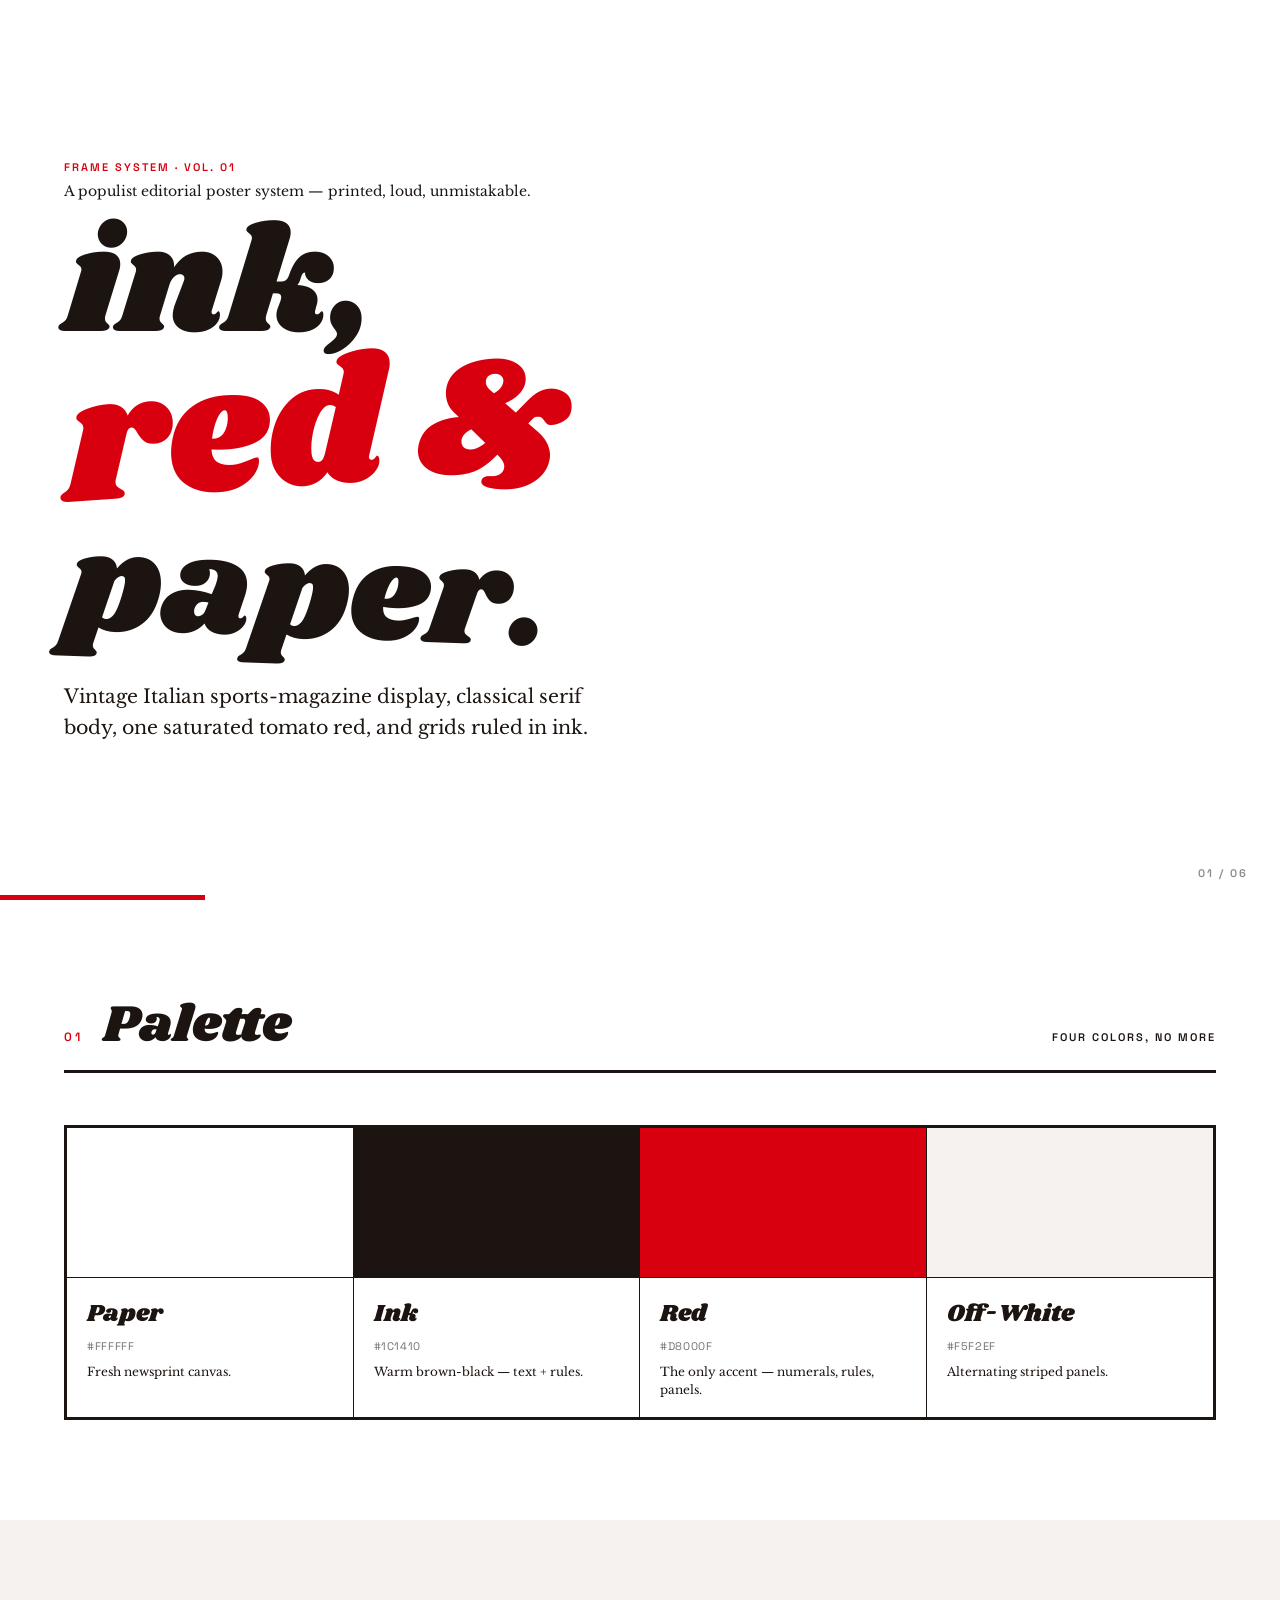
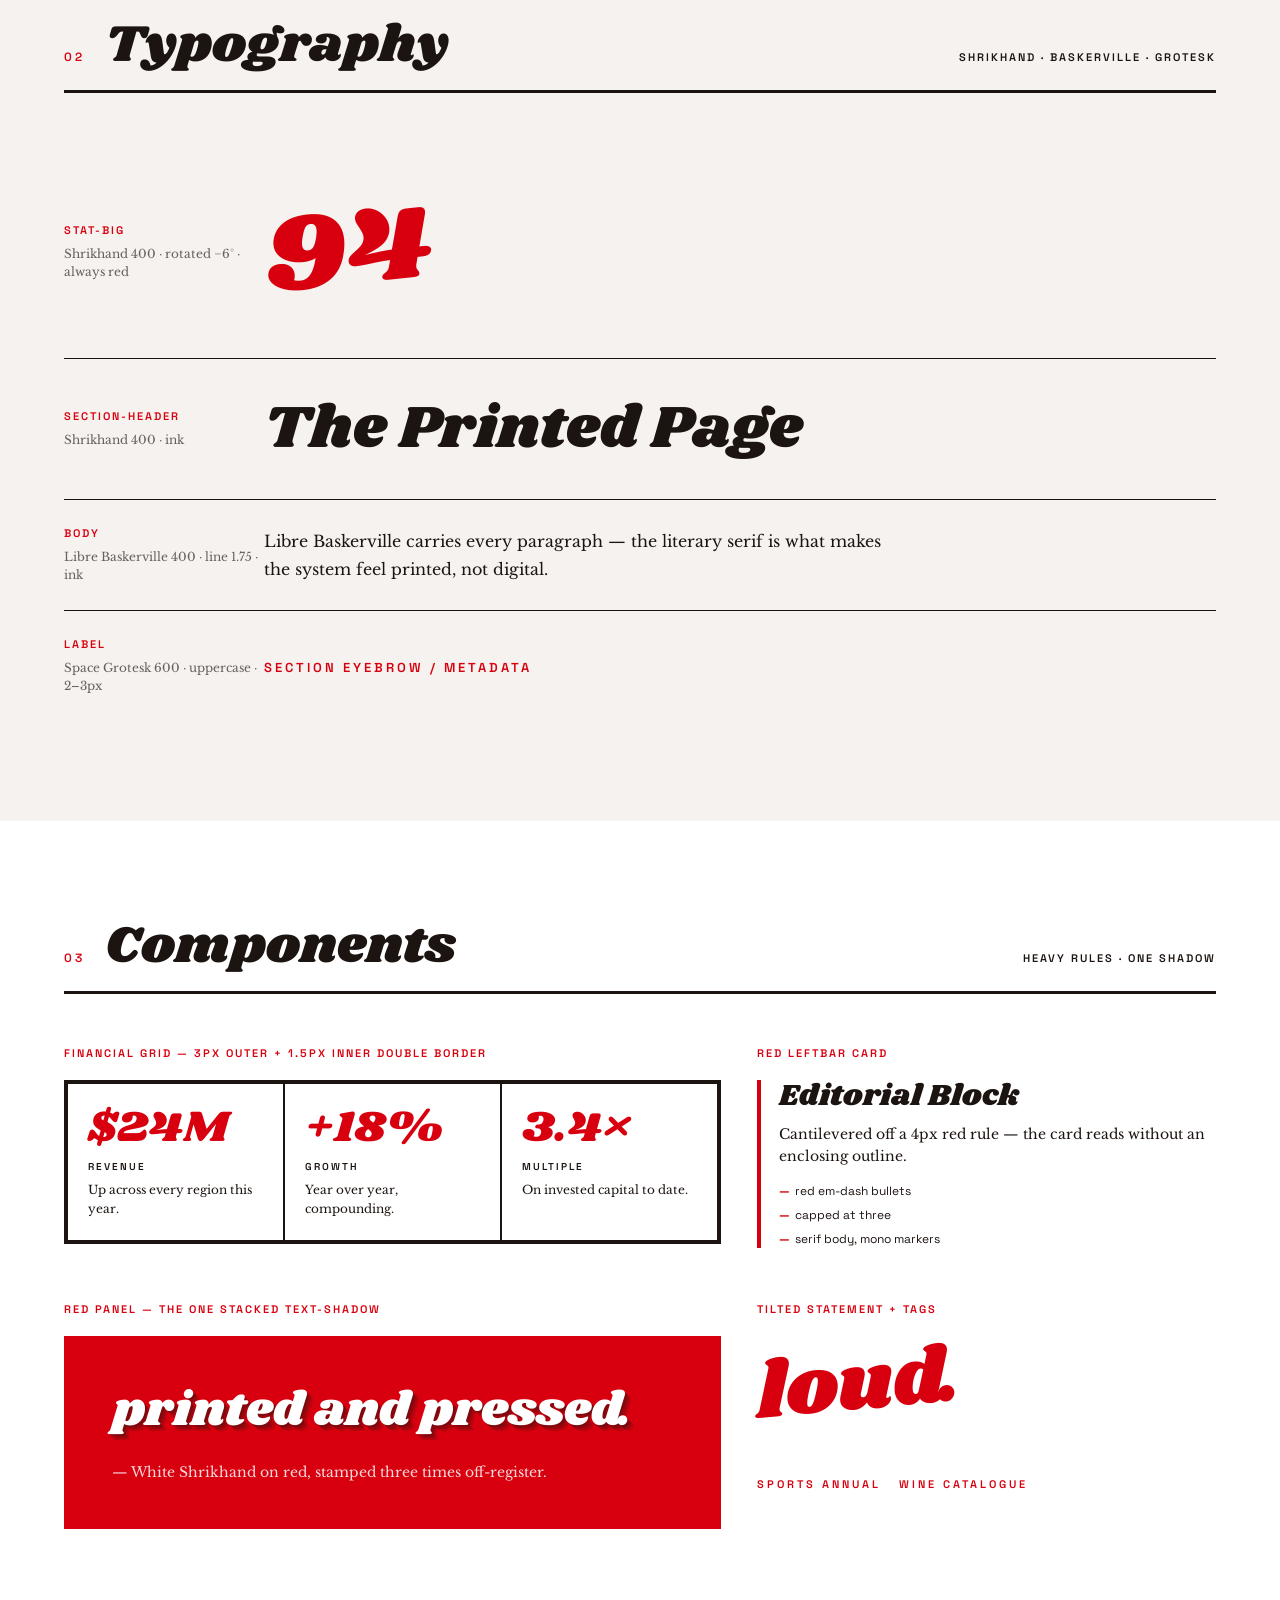
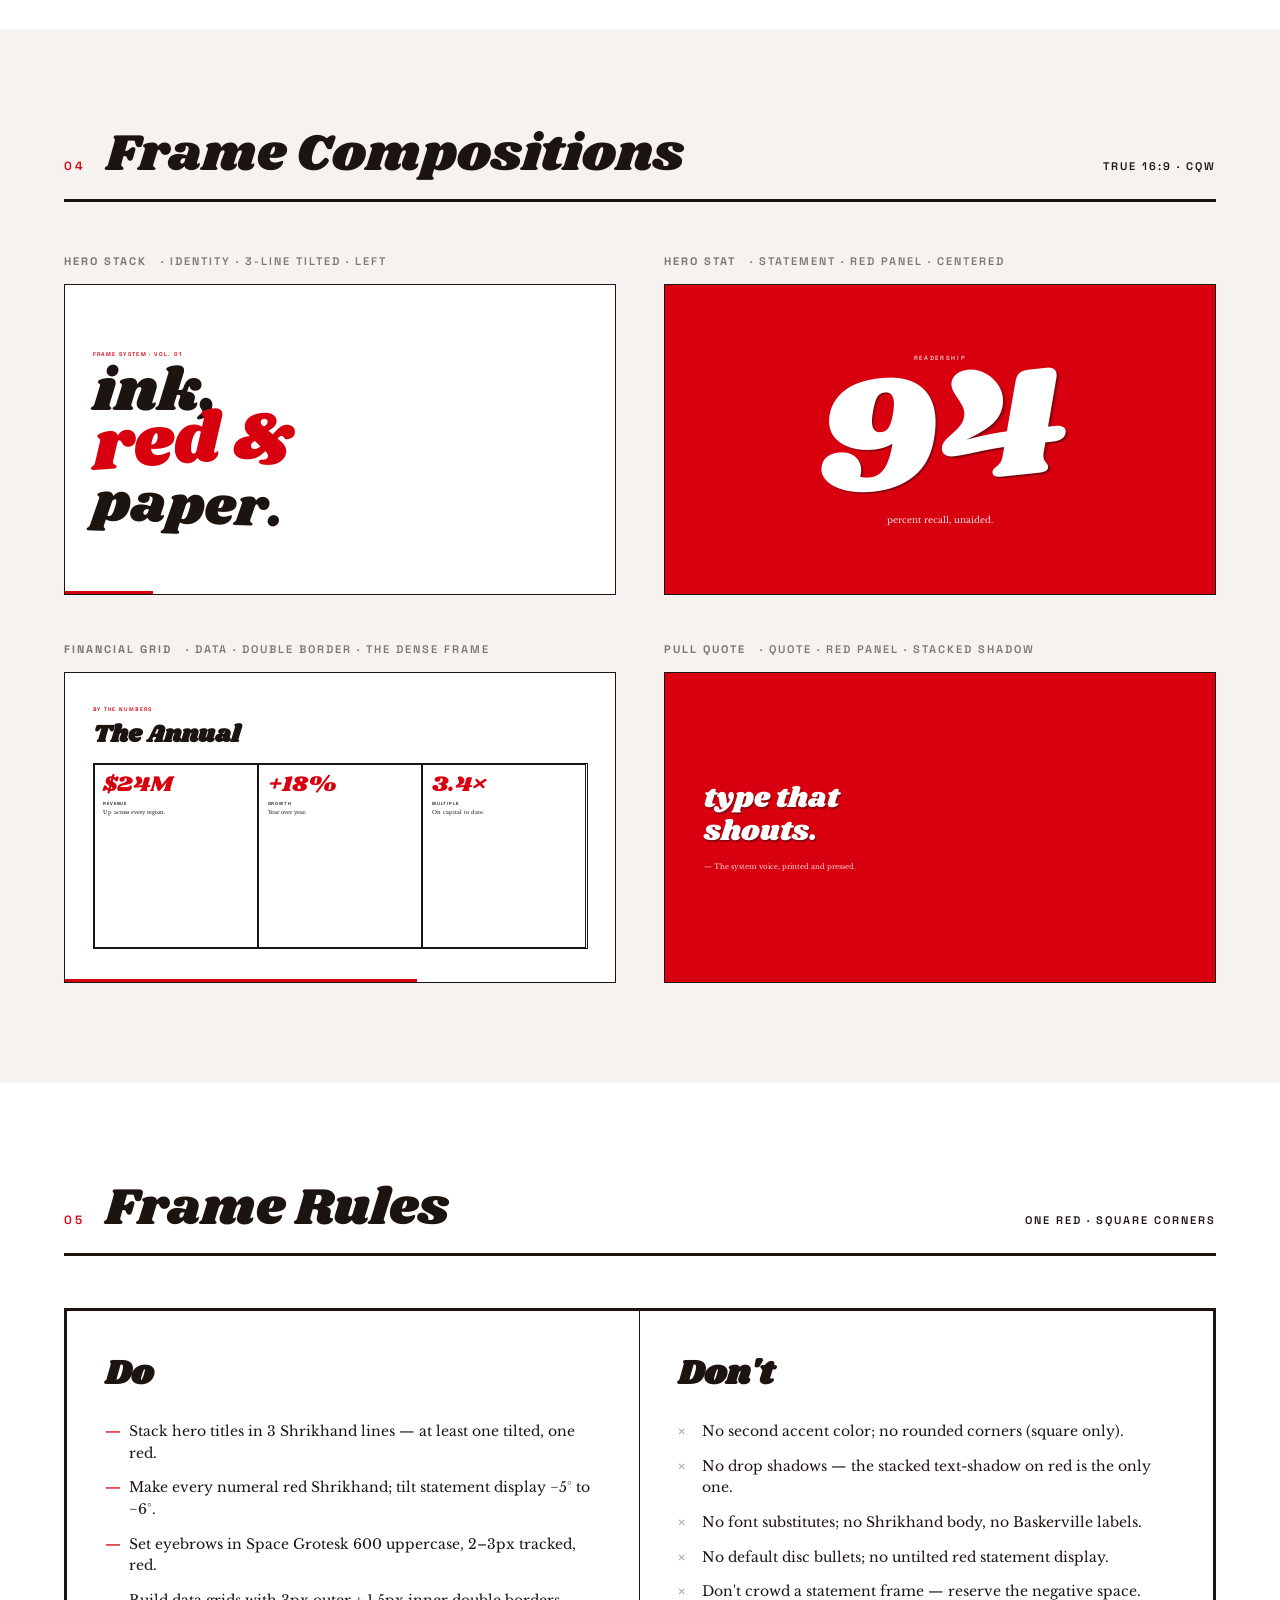
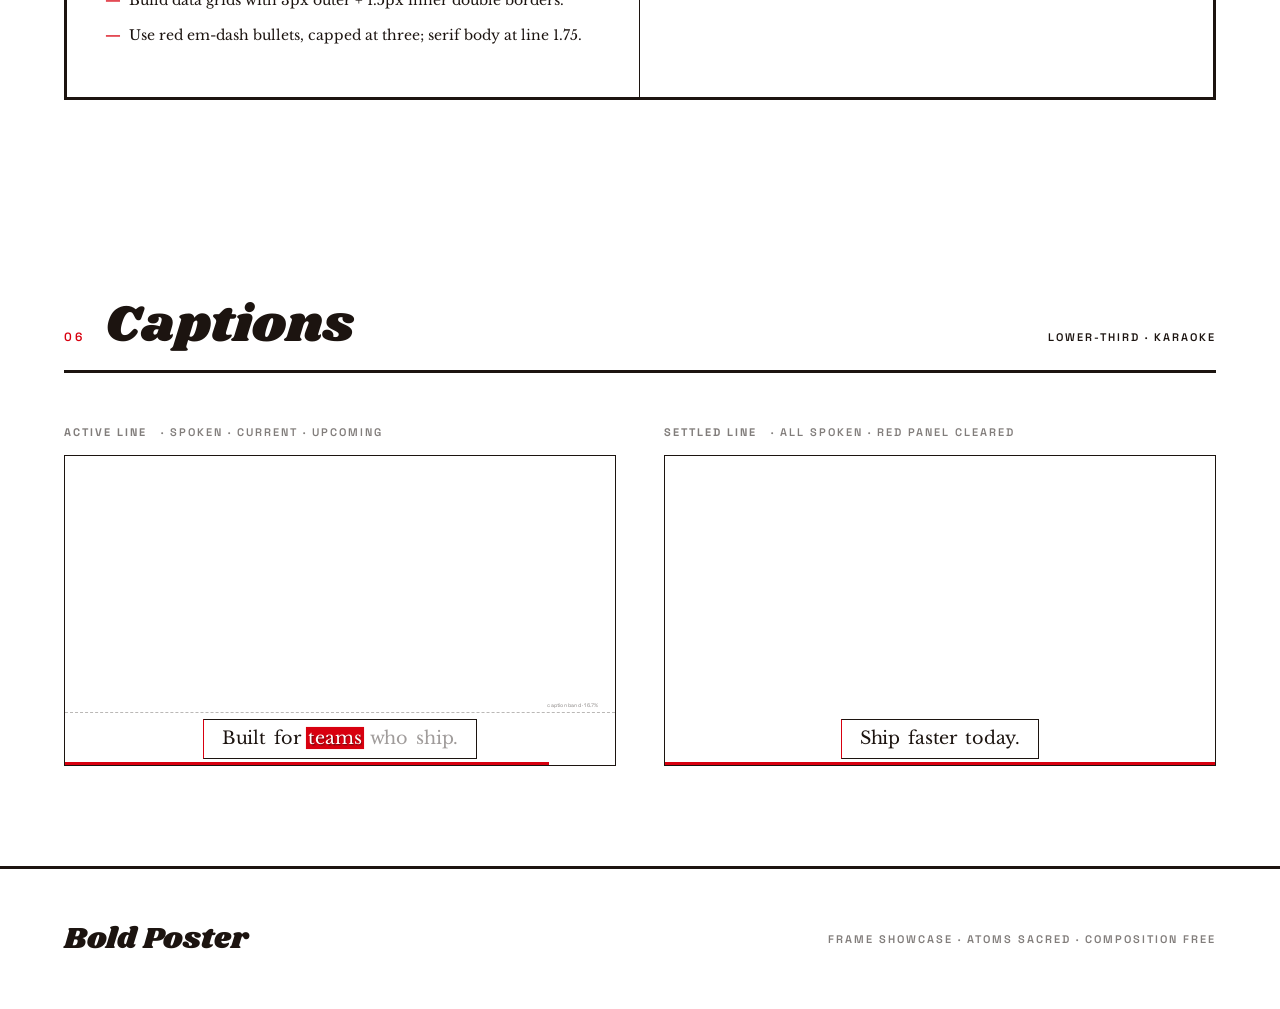
<file: .agents/skills/hyperframes/assets/frame-presets/bold-poster/frame-showcase.html>
<!doctype html>
<html lang="en">
  <head>
    <meta charset="utf-8" />
    <meta name="viewport" content="width=device-width,initial-scale=1" />
    <title>Bold Poster</title>
    <link rel="preconnect" href="https://fonts.googleapis.com" />
    <link rel="preconnect" href="https://fonts.gstatic.com" crossorigin />
    <link
      href="https://fonts.googleapis.com/css2?family=Shrikhand&family=Libre+Baskerville:ital,wght@0,400;0,700;1,400&family=Space+Grotesk:wght@400;600&display=swap"
      rel="stylesheet"
    />
    <style id="ds-tokens">
      :root {
        --bg: #ffffff;
        --dark: #1c1410;
        --red: #d8000f;
        --light: #f5f2ef;
        --disp: "Shrikhand", cursive;
        --body: "Libre Baskerville", serif;
        --mono: "Space Grotesk", sans-serif;
        --stack-shadow:
          2px 2px 0 rgba(28, 20, 16, 0.25), 4px 4px 0 rgba(28, 20, 16, 0.2),
          6px 6px 0 rgba(28, 20, 16, 0.15);
      }
      * {
        margin: 0;
        padding: 0;
        box-sizing: border-box;
      }
      html {
        background: #0c0a08;
      }
      body {
        background: var(--bg);
        color: var(--dark);
        font-family: var(--body);
        -webkit-font-smoothing: antialiased;
      }
      .disp {
        font-family: var(--disp);
        font-weight: 400;
        color: var(--dark);
      }
      .label {
        font-family: var(--mono);
        font-weight: 600;
        text-transform: uppercase;
        letter-spacing: 2px;
        font-size: 11px;
        color: var(--red);
      }

      section {
        padding: 100px 64px;
        position: relative;
      }
      .sec-head {
        display: flex;
        align-items: baseline;
        gap: 20px;
        margin-bottom: 52px;
        border-bottom: 3px solid var(--dark);
        padding-bottom: 18px;
      }
      .sec-head .k {
        font-family: var(--mono);
        font-weight: 600;
        text-transform: uppercase;
        letter-spacing: 3px;
        font-size: 12px;
        color: var(--red);
      }
      .sec-head h2 {
        font-family: var(--disp);
        font-weight: 400;
        font-size: 52px;
        line-height: 1;
        color: var(--dark);
      }
      .sec-head .sp {
        flex: 1;
      }
      .sec-head .n {
        font-family: var(--mono);
        font-weight: 600;
        text-transform: uppercase;
        letter-spacing: 2px;
        font-size: 11px;
        color: var(--dark);
      }

      /* COVER */
      .cover {
        min-height: 100vh;
        padding: 7vh 64px;
        display: flex;
        flex-direction: column;
        justify-content: center;
        position: relative;
      }
      .cover .meta {
        font-family: var(--body);
        font-size: 14px;
        color: var(--dark);
        margin-bottom: 24px;
      }
      .cover .meta .label {
        display: inline-block;
        margin-bottom: 8px;
      }
      .cover .stack h1 {
        font-family: var(--disp);
        font-weight: 400;
        line-height: 0.84;
      }
      .cover .l1 {
        font-size: clamp(60px, 12vw, 150px);
        color: var(--dark);
      }
      .cover .l2 {
        font-size: clamp(72px, 14vw, 180px);
        color: var(--red);
        transform: rotate(-4deg);
        transform-origin: left;
        display: inline-block;
        margin: 4px 0;
      }
      .cover .l3 {
        font-size: clamp(56px, 11vw, 140px);
        color: var(--dark);
        transform: rotate(2deg);
        transform-origin: left;
        display: inline-block;
      }
      .cover .tagline {
        font-family: var(--body);
        font-size: clamp(15px, 1.5vw, 19px);
        line-height: 1.6;
        color: var(--dark);
        max-width: 560px;
        margin-top: 36px;
      }
      .cover .pbar {
        position: absolute;
        bottom: 0;
        left: 0;
        height: 5px;
        width: 16%;
        background: var(--red);
      }
      .cover .counter {
        position: absolute;
        bottom: 20px;
        right: 32px;
        font-family: var(--mono);
        font-weight: 600;
        text-transform: uppercase;
        letter-spacing: 2px;
        font-size: 11px;
        color: var(--dark);
        opacity: 0.5;
      }

      /* PALETTE */
      .swatches {
        display: grid;
        grid-template-columns: repeat(4, 1fr);
        gap: 0;
        border: 3px solid var(--dark);
      }
      .sw {
        border-right: 1.5px solid var(--dark);
      }
      .sw:last-child {
        border-right: 0;
      }
      .sw .chip {
        height: 150px;
        border-bottom: 1.5px solid var(--dark);
      }
      .sw .meta {
        padding: 18px 20px;
      }
      .sw .name {
        font-family: var(--disp);
        font-size: 24px;
        color: var(--dark);
      }
      .sw .hex {
        font-family: var(--mono);
        font-size: 11px;
        letter-spacing: 0.06em;
        color: var(--dark);
        opacity: 0.6;
        margin-top: 8px;
      }
      .sw .role {
        font-family: var(--body);
        font-size: 12px;
        line-height: 1.5;
        color: var(--dark);
        margin-top: 10px;
      }

      /* TYPE */
      .type-row {
        display: grid;
        grid-template-columns: 200px 1fr;
        align-items: center;
        padding: 26px 0;
        border-bottom: 1.5px solid var(--dark);
      }
      .type-row .tok {
        font-family: var(--mono);
        font-weight: 600;
        font-size: 11px;
        letter-spacing: 2px;
        text-transform: uppercase;
        color: var(--red);
      }
      .type-row .m {
        font-family: var(--body);
        font-size: 12px;
        color: var(--dark);
        opacity: 0.65;
        margin-top: 8px;
        line-height: 1.5;
      }
      .type-row .spec {
        overflow: hidden;
      }

      /* COMPONENTS */
      .cnote {
        font-family: var(--mono);
        font-weight: 600;
        text-transform: uppercase;
        letter-spacing: 2px;
        font-size: 11px;
        color: var(--red);
        margin-bottom: 20px;
      }
      .cgrid {
        display: grid;
        grid-template-columns: repeat(12, 1fr);
        gap: 36px;
        margin-bottom: 48px;
      }
      .s4 {
        grid-column: span 4;
      }
      .s5 {
        grid-column: span 5;
      }
      .s6 {
        grid-column: span 6;
      }
      .s7 {
        grid-column: span 7;
      }
      .s8 {
        grid-column: span 8;
      }
      .fingrid {
        border: 3px solid var(--dark);
        display: grid;
        grid-template-columns: repeat(3, 1fr);
      }
      .fingrid .cell {
        border: 1.5px solid var(--dark);
        padding: 22px 20px;
      }
      .fingrid .cell .num {
        font-family: var(--disp);
        font-size: 44px;
        color: var(--red);
        line-height: 1;
      }
      .fingrid .cell .lab {
        font-family: var(--mono);
        font-weight: 600;
        text-transform: uppercase;
        letter-spacing: 2px;
        font-size: 10px;
        color: var(--dark);
        margin-top: 10px;
      }
      .fingrid .cell .bd {
        font-family: var(--body);
        font-size: 12px;
        line-height: 1.55;
        color: var(--dark);
        margin-top: 8px;
      }
      .leftcard {
        border-left: 4px solid var(--red);
        padding-left: 18px;
      }
      .leftcard .t {
        font-family: var(--disp);
        font-size: 30px;
        color: var(--dark);
        line-height: 1.1;
      }
      .leftcard .bd {
        font-family: var(--body);
        font-size: 14px;
        line-height: 1.6;
        color: var(--dark);
        margin-top: 10px;
      }
      .leftcard ul {
        list-style: none;
        margin-top: 14px;
      }
      .leftcard li {
        font-family: var(--mono);
        font-weight: 400;
        font-size: 12px;
        line-height: 1.5;
        color: var(--dark);
        padding-left: 16px;
        position: relative;
        margin-bottom: 6px;
      }
      .leftcard li::before {
        content: "—";
        position: absolute;
        left: 0;
        color: var(--red);
        font-weight: 700;
      }
      .redpanel {
        background: var(--red);
        color: var(--bg);
        padding: 48px;
      }
      .redpanel .q {
        font-family: var(--disp);
        font-size: 48px;
        line-height: 1.15;
        color: var(--bg);
        text-shadow: var(--stack-shadow);
      }
      .redpanel .cite {
        font-family: var(--body);
        font-size: 14px;
        color: var(--bg);
        margin-top: 24px;
        opacity: 0.85;
      }
      .tag {
        display: inline-block;
        font-family: var(--mono);
        font-weight: 600;
        text-transform: uppercase;
        letter-spacing: 3px;
        font-size: 11px;
        color: var(--red);
        border: 0;
        padding: 0;
      }

      /* COMPOSITIONS */
      .gallery {
        display: grid;
        grid-template-columns: 1fr 1fr;
        gap: 48px;
      }
      .fw .flabel {
        display: flex;
        gap: 14px;
        align-items: baseline;
        margin-bottom: 16px;
        font-family: var(--mono);
        font-weight: 600;
        text-transform: uppercase;
        letter-spacing: 2px;
        font-size: 11px;
        color: var(--dark);
        opacity: 0.55;
      }
      .fw .flabel b {
        color: var(--dark);
        opacity: 1;
      }
      .frame {
        aspect-ratio: 16/9;
        container-type: size;
        position: relative;
        overflow: hidden;
        background: var(--bg);
        border: 1.5px solid var(--dark);
      }
      .frame.red {
        background: var(--red);
      }
      .frame.dark {
        background: var(--dark);
      }
      .frame > .body {
        position: absolute;
        inset: 0;
        z-index: 2;
      }
      .frame .pbar {
        position: absolute;
        bottom: 0;
        left: 0;
        height: 0.5cqw;
        background: var(--red);
        z-index: 5;
      }

      /* f1 hero stack */
      .pf1 .body {
        display: flex;
        flex-direction: column;
        justify-content: center;
        padding: 0 5cqw;
      }
      .pf1 .label {
        font-family: var(--mono);
        font-weight: 600;
        text-transform: uppercase;
        letter-spacing: 0.25cqw;
        font-size: 1cqw;
        color: var(--red);
        margin-bottom: 1.6cqw;
      }
      .pf1 h3 {
        font-family: var(--disp);
        font-weight: 400;
        line-height: 0.84;
      }
      .pf1 .a {
        font-size: 11cqw;
        color: var(--dark);
      }
      .pf1 .b {
        font-size: 13cqw;
        color: var(--red);
        transform: rotate(-4deg);
        transform-origin: left;
        display: inline-block;
        margin: 0.3cqw 0;
      }
      .pf1 .c {
        font-size: 10cqw;
        color: var(--dark);
        transform: rotate(2deg);
        transform-origin: left;
        display: inline-block;
      }

      /* f2 stat-big red panel */
      .pf2 {
        background: var(--red);
      }
      .pf2 .body {
        display: flex;
        flex-direction: column;
        justify-content: center;
        align-items: center;
        text-align: center;
        color: var(--bg);
      }
      .pf2 .label {
        font-family: var(--mono);
        font-weight: 600;
        text-transform: uppercase;
        letter-spacing: 0.3cqw;
        font-size: 1.1cqw;
        color: var(--bg);
        opacity: 0.8;
        margin-bottom: 1cqw;
      }
      .pf2 .big {
        font-family: var(--disp);
        font-weight: 400;
        font-size: 30cqw;
        line-height: 0.82;
        color: var(--bg);
        transform: rotate(-6deg);
        text-shadow:
          0.15cqw 0.15cqw 0 rgba(28, 20, 16, 0.25),
          0.3cqw 0.3cqw 0 rgba(28, 20, 16, 0.2),
          0.45cqw 0.45cqw 0 rgba(28, 20, 16, 0.15);
      }
      .pf2 .sub {
        font-family: var(--body);
        font-size: 1.6cqw;
        color: var(--bg);
        margin-top: 2cqw;
        opacity: 0.9;
      }

      /* f3 financial grid */
      .pf3 .body {
        padding: 6cqw 5cqw;
        display: flex;
        flex-direction: column;
      }
      .pf3 .label {
        font-family: var(--mono);
        font-weight: 600;
        text-transform: uppercase;
        letter-spacing: 0.25cqw;
        font-size: 0.95cqw;
        color: var(--red);
        margin-bottom: 0.8cqw;
      }
      .pf3 h3 {
        font-family: var(--disp);
        font-size: 4.4cqw;
        color: var(--dark);
        margin-bottom: 2cqw;
      }
      .pf3 .grid {
        border: 0.3cqw solid var(--dark);
        display: grid;
        grid-template-columns: repeat(3, 1fr);
        flex: 1;
      }
      .pf3 .cell {
        border: 0.15cqw solid var(--dark);
        padding: 1.6cqw;
      }
      .pf3 .cell .num {
        font-family: var(--disp);
        font-size: 4cqw;
        color: var(--red);
        line-height: 1;
      }
      .pf3 .cell .lab {
        font-family: var(--mono);
        font-weight: 600;
        text-transform: uppercase;
        letter-spacing: 0.15cqw;
        font-size: 0.8cqw;
        color: var(--dark);
        margin-top: 0.8cqw;
      }
      .pf3 .cell .bd {
        font-family: var(--body);
        font-size: 0.95cqw;
        line-height: 1.5;
        color: var(--dark);
        margin-top: 0.6cqw;
      }

      /* f4 quote red panel */
      .pf4 {
        background: var(--red);
      }
      .pf4 .body {
        display: flex;
        flex-direction: column;
        justify-content: center;
        padding: 0 7cqw;
        color: var(--bg);
      }
      .pf4 .q {
        font-family: var(--disp);
        font-weight: 400;
        font-size: 5.2cqw;
        line-height: 1.15;
        color: var(--bg);
        text-shadow:
          0.15cqw 0.15cqw 0 rgba(28, 20, 16, 0.25),
          0.3cqw 0.3cqw 0 rgba(28, 20, 16, 0.2),
          0.45cqw 0.45cqw 0 rgba(28, 20, 16, 0.15);
      }
      .pf4 .cite {
        font-family: var(--body);
        font-size: 1.3cqw;
        color: var(--bg);
        opacity: 0.85;
        margin-top: 2.4cqw;
      }

      /* PRINCIPLES */
      .dos {
        display: grid;
        grid-template-columns: 1fr 1fr;
        gap: 0;
        border: 3px solid var(--dark);
      }
      .do-card {
        padding: 38px;
      }
      .do-card.do {
        border-right: 1.5px solid var(--dark);
      }
      .do-card h4 {
        font-family: var(--disp);
        font-size: 34px;
        color: var(--dark);
        margin-bottom: 22px;
      }
      .do-card ul {
        list-style: none;
      }
      .do-card li {
        font-family: var(--body);
        font-size: 14px;
        line-height: 1.55;
        padding-left: 24px;
        position: relative;
        margin-bottom: 13px;
        color: var(--dark);
      }
      .do-card li::before {
        position: absolute;
        left: 0;
        font-weight: 700;
      }
      .do-card.do li::before {
        content: "—";
        color: var(--red);
      }
      .do-card.dont li::before {
        content: "\00d7";
        color: var(--dark);
        opacity: 0.4;
      }

      .foot {
        padding: 48px 64px;
        border-top: 3px solid var(--dark);
        display: flex;
        justify-content: space-between;
        align-items: center;
      }
      .foot .l {
        font-family: var(--disp);
        font-size: 30px;
        color: var(--dark);
      }
      .foot .r {
        font-family: var(--mono);
        font-weight: 600;
        text-transform: uppercase;
        letter-spacing: 2px;
        font-size: 11px;
        color: var(--dark);
        opacity: 0.55;
      }
      @media (max-width: 1100px) {
        .gallery {
          grid-template-columns: 1fr;
        }
        .swatches {
          grid-template-columns: 1fr 1fr;
        }
      }
    </style>
    <link rel="stylesheet" href="https://fonts.googleapis.com/css2?family=Shrikhand&display=swap" />
    <link
      rel="stylesheet"
      href="https://fonts.googleapis.com/css2?family=Libre+Baskerville:ital,wght@0,400;0,700;1,400&display=swap"
    />
    <style id="ft-override">
      :root {
        --primary: #ffffff !important;
        --secondary: #1c1410 !important;
        --tertiary: #f5f2ef !important;
        --accent: #d8000f !important;
        --f-disp: "Shrikhand", sans-serif !important;
        --f-body: "Libre Baskerville", sans-serif !important;
        --bg: #ffffff !important;
        --dark: #1c1410 !important;
        --red: #d8000f !important;
        --light: #f5f2ef !important;
        --disp: "Shrikhand", sans-serif !important;
        --body: "Libre Baskerville", sans-serif !important;
      }
    </style>
  </head>
  <body>
    <!-- COVER -->
    <section class="cover">
      <div class="meta">
        <span class="label">Frame System · Vol. 01</span><br />A populist editorial poster system —
        printed, loud, unmistakable.
      </div>
      <div class="stack">
        <h1 class="l1">ink,</h1>
        <br />
        <h1 class="l2">red &amp;</h1>
        <br />
        <h1 class="l3">paper.</h1>
      </div>
      <div class="tagline">
        Vintage Italian sports-magazine display, classical serif body, one saturated tomato red, and
        grids ruled in ink.
      </div>
      <div class="pbar"></div>
      <div class="counter">01 / 06</div>
    </section>

    <!-- PALETTE -->
    <section>
      <div class="sec-head">
        <span class="k">01</span>
        <h2>Palette</h2>
        <span class="sp"></span><span class="n">Four Colors, No More</span>
      </div>
      <div class="swatches">
        <div class="sw">
          <div
            class="chip"
            style="background: var(--bg); border-bottom: 1.5px solid var(--dark)"
          ></div>
          <div class="meta">
            <div class="name">Paper</div>
            <div class="hex">#FFFFFF</div>
            <div class="role">Fresh newsprint canvas.</div>
          </div>
        </div>
        <div class="sw">
          <div class="chip" style="background: var(--dark)"></div>
          <div class="meta">
            <div class="name">Ink</div>
            <div class="hex">#1C1410</div>
            <div class="role">Warm brown-black — text + rules.</div>
          </div>
        </div>
        <div class="sw">
          <div class="chip" style="background: var(--red)"></div>
          <div class="meta">
            <div class="name">Red</div>
            <div class="hex">#D8000F</div>
            <div class="role">The only accent — numerals, rules, panels.</div>
          </div>
        </div>
        <div class="sw">
          <div class="chip" style="background: var(--light)"></div>
          <div class="meta">
            <div class="name">Off-White</div>
            <div class="hex">#F5F2EF</div>
            <div class="role">Alternating striped panels.</div>
          </div>
        </div>
      </div>
    </section>

    <!-- TYPOGRAPHY -->
    <section style="background: var(--light)">
      <div class="sec-head">
        <span class="k">02</span>
        <h2>Typography</h2>
        <span class="sp"></span><span class="n">Shrikhand · Baskerville · Grotesk</span>
      </div>
      <div class="type-row">
        <div>
          <div class="tok">stat-big</div>
          <div class="m">Shrikhand 400 · rotated −6° · always red</div>
        </div>
        <div class="spec">
          <span
            class="disp"
            style="
              font-size: 110px;
              color: var(--red);
              display: inline-block;
              transform: rotate(-6deg);
            "
            >94</span
          >
        </div>
      </div>
      <div class="type-row">
        <div>
          <div class="tok">section-header</div>
          <div class="m">Shrikhand 400 · ink</div>
        </div>
        <div class="spec"><span class="disp" style="font-size: 60px">The Printed Page</span></div>
      </div>
      <div class="type-row">
        <div>
          <div class="tok">body</div>
          <div class="m">Libre Baskerville 400 · line 1.75 · ink</div>
        </div>
        <div class="spec">
          <p style="font-family: var(--body); font-size: 16px; line-height: 1.75; max-width: 640px">
            Libre Baskerville carries every paragraph — the literary serif is what makes the system
            feel printed, not digital.
          </p>
        </div>
      </div>
      <div class="type-row" style="border-bottom: 0">
        <div>
          <div class="tok">label</div>
          <div class="m">Space Grotesk 600 · uppercase · 2–3px</div>
        </div>
        <div class="spec">
          <span class="label" style="font-size: 13px; letter-spacing: 3px"
            >Section Eyebrow / Metadata</span
          >
        </div>
      </div>
    </section>

    <!-- COMPONENTS -->
    <section>
      <div class="sec-head">
        <span class="k">03</span>
        <h2>Components</h2>
        <span class="sp"></span><span class="n">Heavy Rules · One Shadow</span>
      </div>

      <div class="cgrid">
        <div class="s7">
          <div class="cnote">Financial grid — 3px outer + 1.5px inner double border</div>
          <div class="fingrid">
            <div class="cell">
              <div class="num">$24M</div>
              <div class="lab">Revenue</div>
              <div class="bd">Up across every region this year.</div>
            </div>
            <div class="cell">
              <div class="num">+18%</div>
              <div class="lab">Growth</div>
              <div class="bd">Year over year, compounding.</div>
            </div>
            <div class="cell">
              <div class="num">3.4×</div>
              <div class="lab">Multiple</div>
              <div class="bd">On invested capital to date.</div>
            </div>
          </div>
        </div>
        <div class="s5">
          <div class="cnote">Red leftbar card</div>
          <div class="leftcard">
            <div class="t">Editorial Block</div>
            <div class="bd">
              Cantilevered off a 4px red rule — the card reads without an enclosing outline.
            </div>
            <ul>
              <li>red em-dash bullets</li>
              <li>capped at three</li>
              <li>serif body, mono markers</li>
            </ul>
          </div>
        </div>
      </div>

      <div class="cgrid" style="margin-bottom: 0">
        <div class="s7">
          <div class="cnote">Red panel — the one stacked text-shadow</div>
          <div class="redpanel">
            <div class="q">printed and pressed.</div>
            <div class="cite">— White Shrikhand on red, stamped three times off-register.</div>
          </div>
        </div>
        <div class="s5">
          <div class="cnote">Tilted statement + tags</div>
          <div style="display: flex; flex-direction: column; gap: 24px">
            <span
              class="disp"
              style="
                font-size: 80px;
                color: var(--red);
                transform: rotate(-5deg);
                transform-origin: left;
                display: inline-block;
              "
              >loud.</span
            >
            <div style="display: flex; gap: 18px">
              <span class="tag">Sports Annual</span><span class="tag">Wine Catalogue</span>
            </div>
          </div>
        </div>
      </div>
    </section>

    <!-- COMPOSITIONS -->
    <section style="background: var(--light)">
      <div class="sec-head">
        <span class="k">04</span>
        <h2>Frame Compositions</h2>
        <span class="sp"></span><span class="n">True 16:9 · cqw</span>
      </div>
      <div class="gallery">
        <div class="fw">
          <div class="flabel"><b>Hero Stack</b><span>· identity · 3-line tilted · left</span></div>
          <div class="frame pf1">
            <div class="body">
              <div class="label">Frame System · Vol. 01</div>
              <h3>
                <span class="a">ink,</span><br /><span class="b">red &amp;</span><br /><span
                  class="c"
                  >paper.</span
                >
              </h3>
            </div>
            <div class="pbar" style="width: 16%"></div>
          </div>
        </div>

        <div class="fw">
          <div class="flabel"><b>Hero Stat</b><span>· statement · red panel · centered</span></div>
          <div class="frame red pf2">
            <div class="body">
              <div class="label">Readership</div>
              <div class="big">94</div>
              <div class="sub">percent recall, unaided.</div>
            </div>
            <div class="pbar" style="width: 48%"></div>
          </div>
        </div>

        <div class="fw">
          <div class="flabel">
            <b>Financial Grid</b><span>· data · double border · the dense frame</span>
          </div>
          <div class="frame pf3">
            <div class="body">
              <div class="label">By The Numbers</div>
              <h3>The Annual</h3>
              <div class="grid">
                <div class="cell">
                  <div class="num">$24M</div>
                  <div class="lab">Revenue</div>
                  <div class="bd">Up across every region.</div>
                </div>
                <div class="cell">
                  <div class="num">+18%</div>
                  <div class="lab">Growth</div>
                  <div class="bd">Year over year.</div>
                </div>
                <div class="cell">
                  <div class="num">3.4×</div>
                  <div class="lab">Multiple</div>
                  <div class="bd">On capital to date.</div>
                </div>
              </div>
            </div>
            <div class="pbar" style="width: 64%"></div>
          </div>
        </div>

        <div class="fw">
          <div class="flabel">
            <b>Pull Quote</b><span>· quote · red panel · stacked shadow</span>
          </div>
          <div class="frame red pf4">
            <div class="body">
              <div class="q">type that<br />shouts.</div>
              <div class="cite">— The system voice, printed and pressed.</div>
            </div>
            <div class="pbar" style="width: 82%"></div>
          </div>
        </div>
      </div>
    </section>

    <!-- PRINCIPLES -->
    <section>
      <div class="sec-head">
        <span class="k">05</span>
        <h2>Frame Rules</h2>
        <span class="sp"></span><span class="n">One Red · Square Corners</span>
      </div>
      <div class="dos">
        <div class="do-card do">
          <h4>Do</h4>
          <ul>
            <li>Stack hero titles in 3 Shrikhand lines — at least one tilted, one red.</li>
            <li>Make every numeral red Shrikhand; tilt statement display −5° to −6°.</li>
            <li>Set eyebrows in Space Grotesk 600 uppercase, 2–3px tracked, red.</li>
            <li>Build data grids with 3px outer + 1.5px inner double borders.</li>
            <li>Use red em-dash bullets, capped at three; serif body at line 1.75.</li>
          </ul>
        </div>
        <div class="do-card dont">
          <h4>Don't</h4>
          <ul>
            <li>No second accent color; no rounded corners (square only).</li>
            <li>No drop shadows — the stacked text-shadow on red is the only one.</li>
            <li>No font substitutes; no Shrikhand body, no Baskerville labels.</li>
            <li>No default disc bullets; no untilted red statement display.</li>
            <li>Don't crowd a statement frame — reserve the negative space.</li>
          </ul>
        </div>
      </div>
    </section>

    <!-- CAPTIONS — preview of caption-skin.html (the preset's lower-third karaoke look) -->
    <style>
      /* mirrors caption-skin.html; the skin's --cap-* vocab mapped to this preset's tokens */
      .capdemo {
        --cap-ink: var(--dark);
        --cap-canvas: var(--bg);
        --cap-accent: var(--red);
        --cap-accent-2: var(--light);
      }
      .capdemo .stage {
        position: absolute;
        left: 0;
        right: 0;
        bottom: 0;
        height: 16.67cqh;
        display: flex;
        align-items: center;
        justify-content: center;
        z-index: 4;
      }
      .capdemo .pill {
        max-width: 80cqw;
        padding: 1.4cqw 3cqw 1.7cqw;
        background: var(--cap-canvas);
        border: 1.5px solid var(--cap-ink);
        border-left: 0.35cqw solid var(--cap-accent);
        border-radius: 0;
      }
      .capdemo .line {
        display: flex;
        flex-wrap: wrap;
        justify-content: center;
        gap: 0.1em 0.34em;
        font-family: var(--body);
        font-weight: 400;
        font-size: 3.2cqw;
        line-height: 1.16;
        letter-spacing: -0.01em;
      }
      .capdemo .w {
        display: inline-block;
        padding: 0 0.06em;
        color: color-mix(in srgb, var(--cap-ink) 42%, var(--cap-canvas));
      }
      .capdemo .w.spoken {
        color: var(--cap-ink);
      }
      .capdemo .w.active {
        color: var(--cap-canvas);
        background: var(--cap-accent);
        box-shadow: 0 0 0 0.06em var(--cap-accent);
        text-shadow:
          0.03em 0.03em 0 rgba(28, 20, 16, 0.25),
          0.06em 0.06em 0 rgba(28, 20, 16, 0.2),
          0.09em 0.09em 0 rgba(28, 20, 16, 0.15);
      }
      .capdemo .bandline {
        position: absolute;
        left: 0;
        right: 0;
        bottom: 16.67cqh;
        border-top: 1px dashed rgba(28, 20, 16, 0.3);
        z-index: 3;
      }
      .capdemo .bandtag {
        position: absolute;
        right: 3cqw;
        bottom: calc(16.67cqh + 0.7cqw);
        font-family: var(--mono);
        font-size: 0.95cqw;
        letter-spacing: 0.04em;
        color: var(--dark);
        opacity: 0.5;
        z-index: 4;
      }
    </style>
    <section>
      <div class="sec-head">
        <span class="k">06</span>
        <h2>Captions</h2>
        <span class="sp"></span><span class="n">Lower-third · Karaoke</span>
      </div>
      <div class="gallery">
        <div class="fw">
          <div class="flabel"><b>Active line</b><span>· spoken · current · upcoming</span></div>
          <div class="frame capdemo">
            <div class="bandline"></div>
            <div class="bandtag">caption band · 16.7%</div>
            <div class="stage">
              <div class="pill">
                <div class="line">
                  <span class="w spoken">Built</span>
                  <span class="w spoken">for</span>
                  <span class="w active">teams</span>
                  <span class="w">who</span>
                  <span class="w">ship.</span>
                </div>
              </div>
            </div>
            <div class="pbar" style="width: 88%"></div>
          </div>
        </div>

        <div class="fw">
          <div class="flabel"><b>Settled line</b><span>· all spoken · red panel cleared</span></div>
          <div class="frame capdemo">
            <div class="stage">
              <div class="pill">
                <div class="line">
                  <span class="w spoken">Ship</span>
                  <span class="w spoken">faster</span>
                  <span class="w spoken">today.</span>
                </div>
              </div>
            </div>
            <div class="pbar" style="width: 100%"></div>
          </div>
        </div>
      </div>
    </section>

    <div class="foot">
      <span class="l">Bold Poster</span>
      <span class="r">Frame Showcase · Atoms Sacred · Composition Free</span>
    </div>

    <template id="__bundler_thumbnail">
      <svg viewBox="0 0 100 100" xmlns="http://www.w3.org/2000/svg">
        <rect width="100" height="100" fill="#FFFFFF" />
        <text x="12" y="42" font-family="Georgia" font-weight="700" font-size="26" fill="#1C1410">
          ink
        </text>
        <text
          x="14"
          y="70"
          font-family="Georgia"
          font-weight="700"
          font-size="30"
          fill="#D8000F"
          transform="rotate(-5 14 70)"
        >
          red.
        </text>
        <rect x="0" y="96" width="58" height="4" fill="#D8000F" />
      </svg>
    </template>
  </body>
</html>
</file>
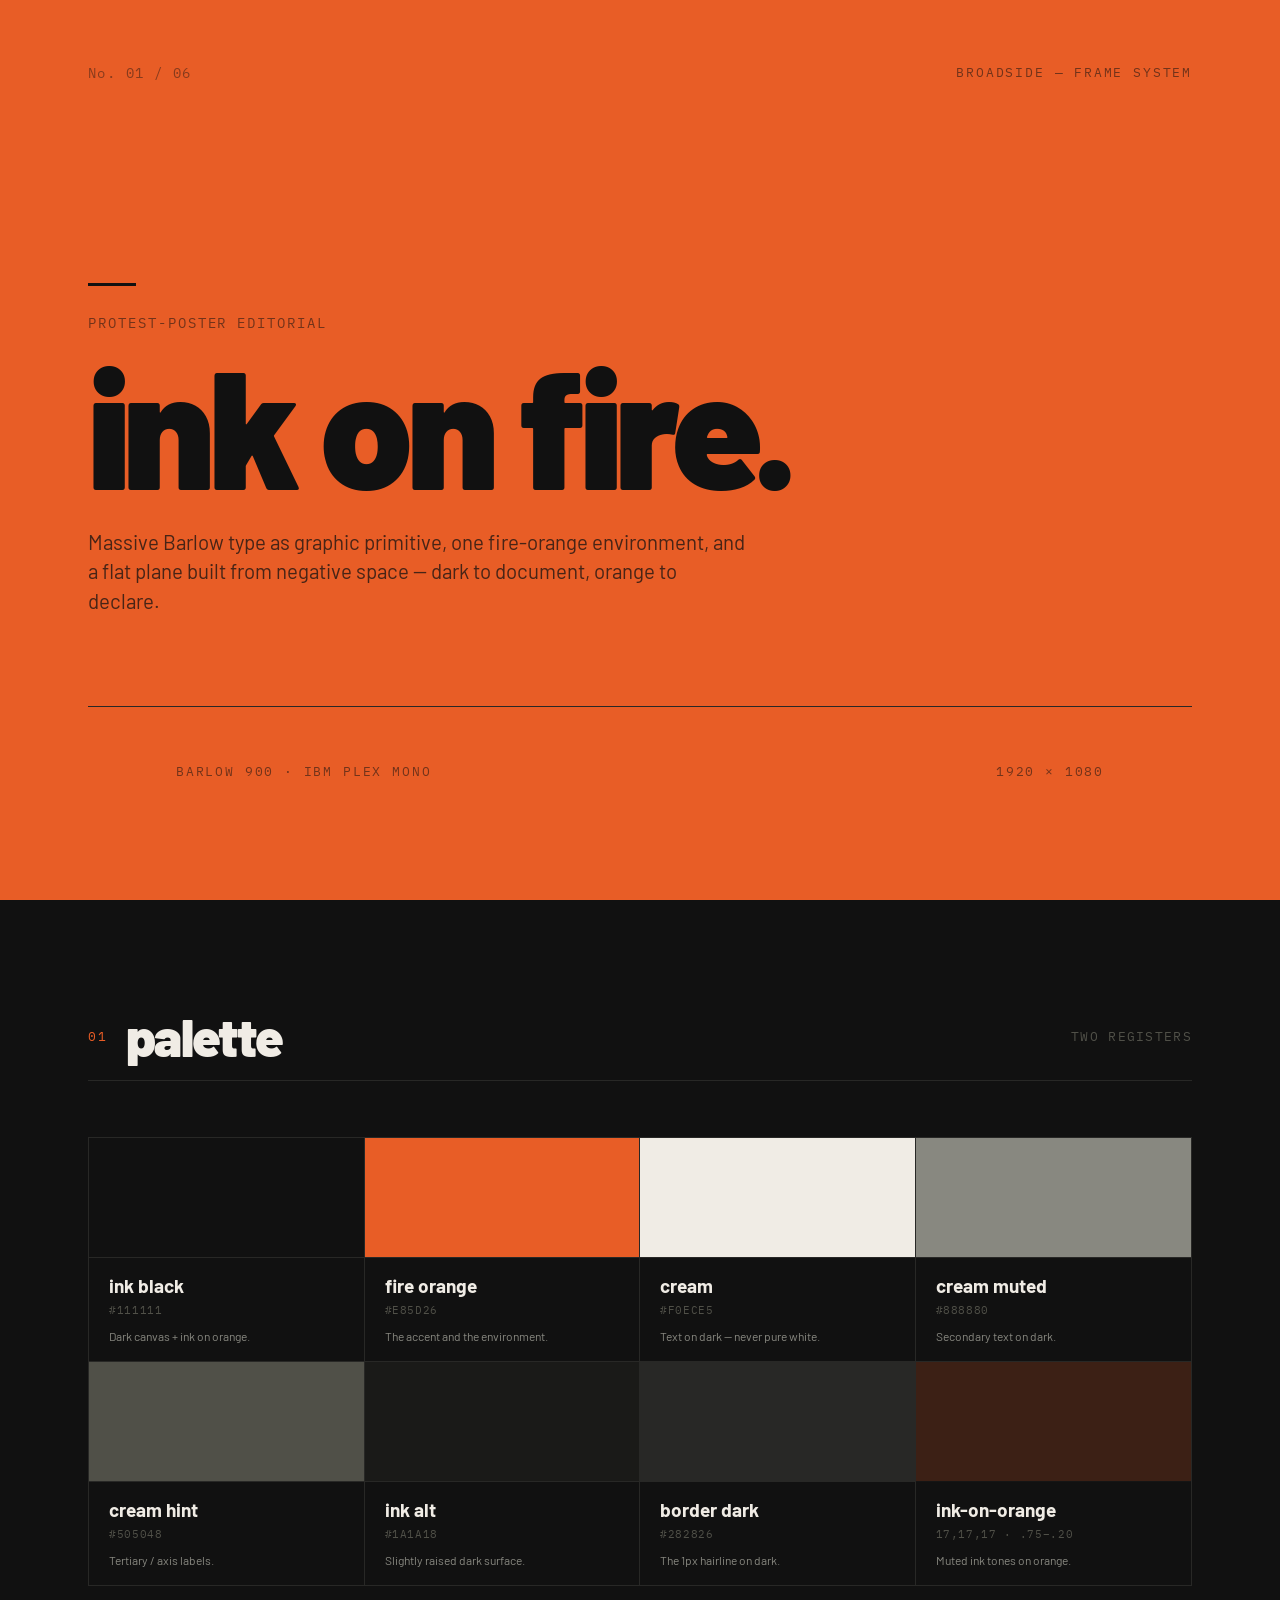
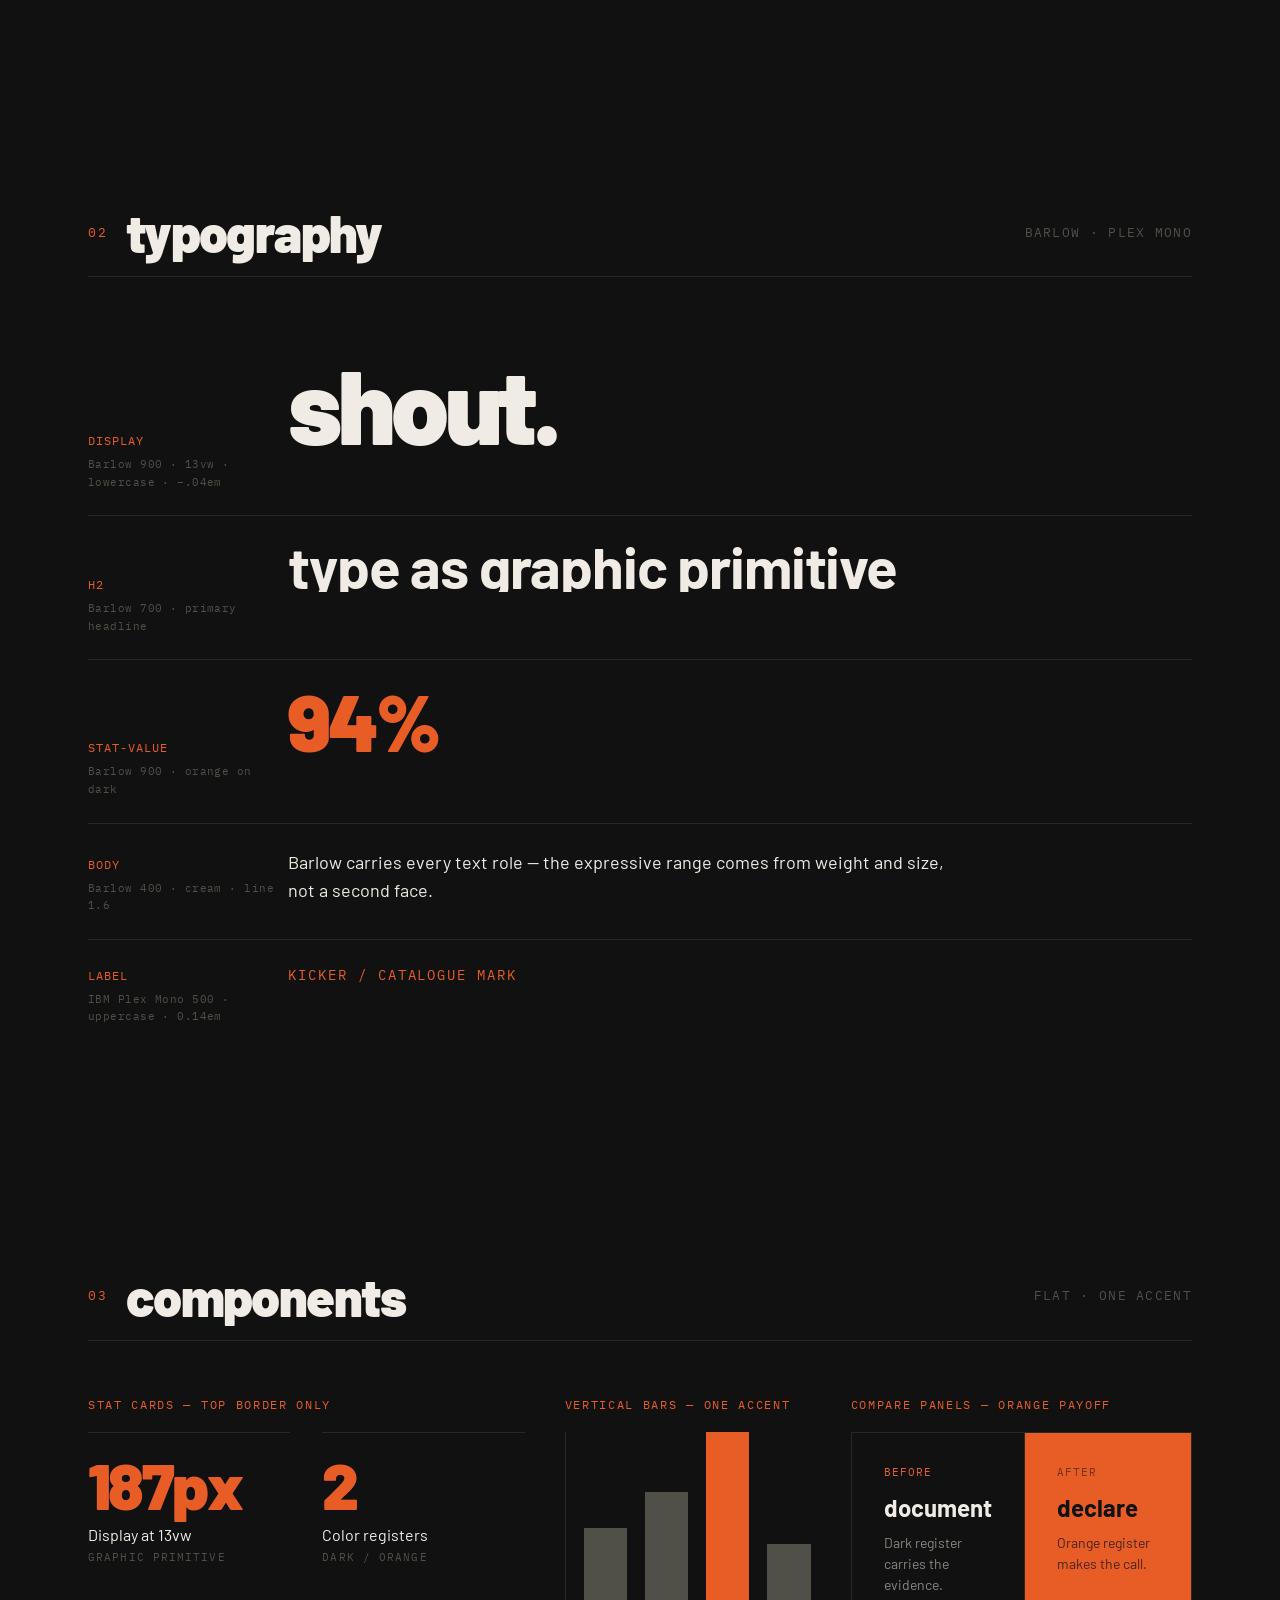
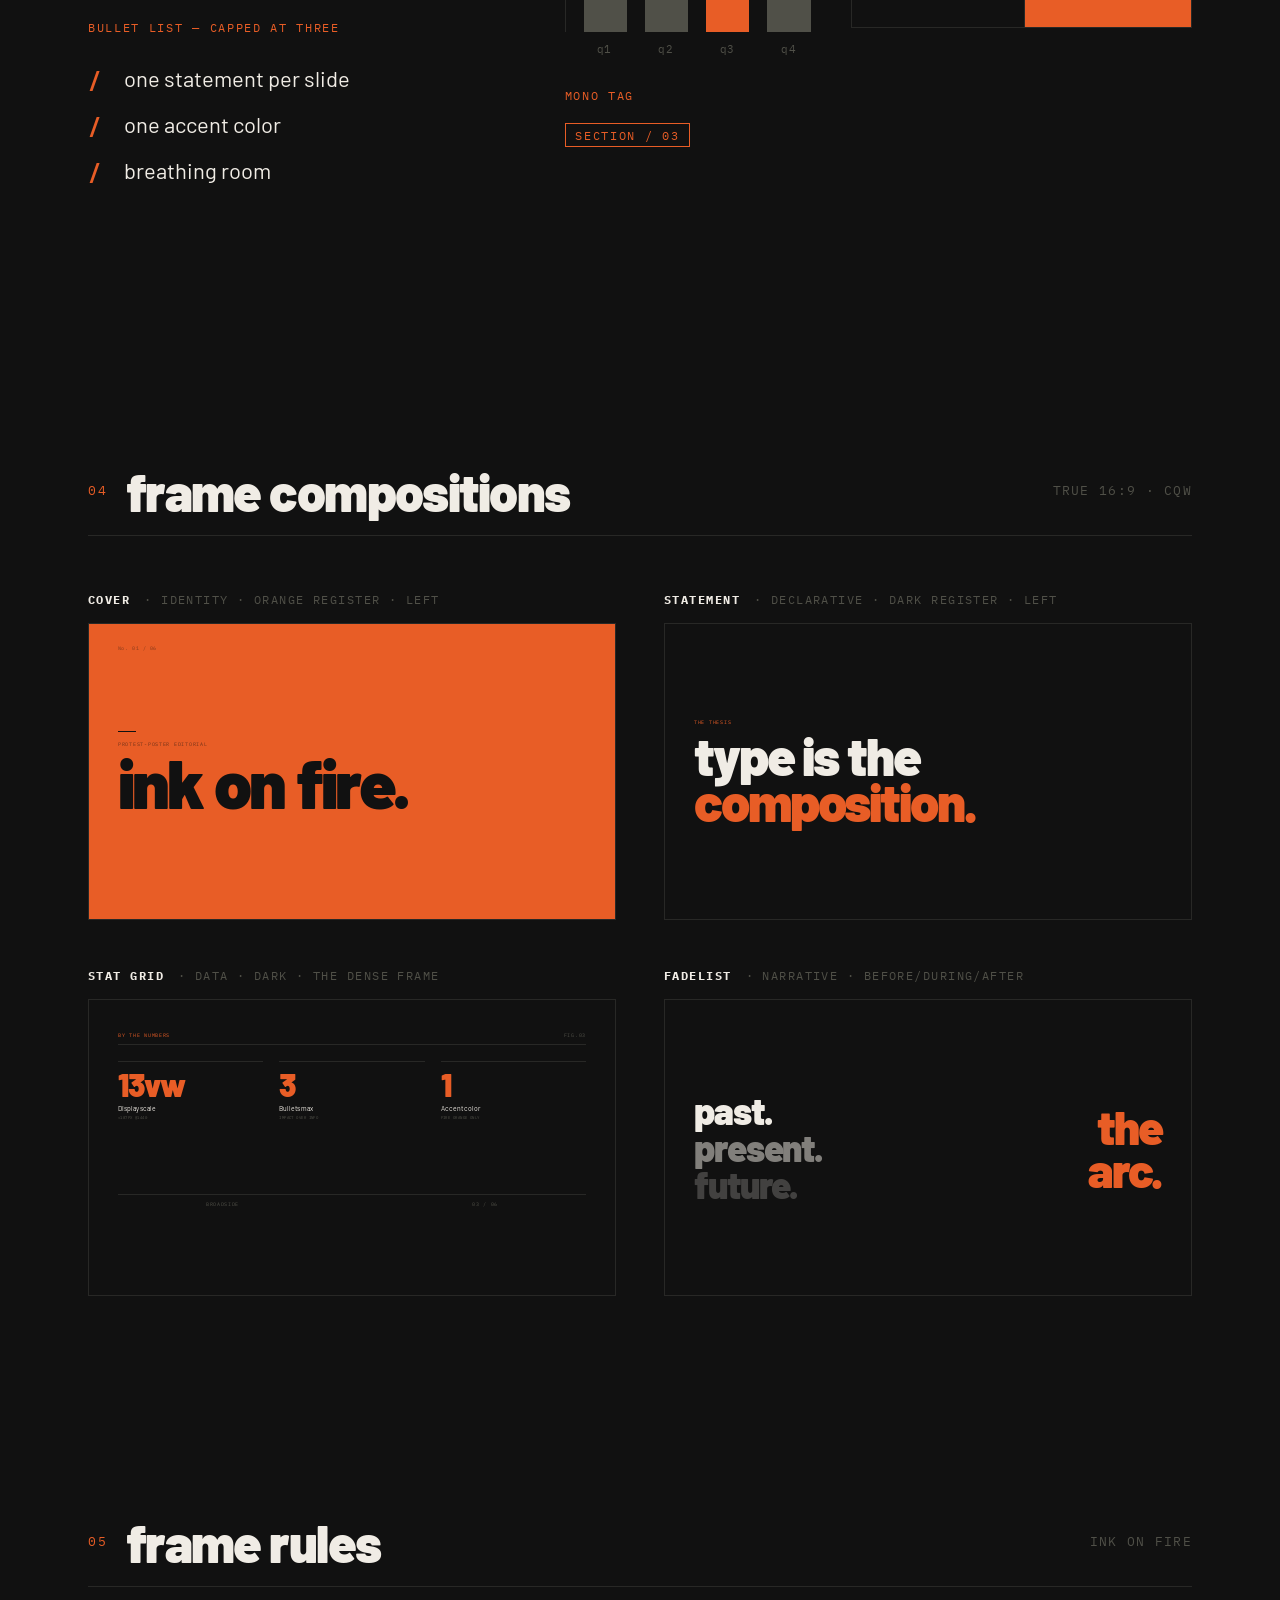
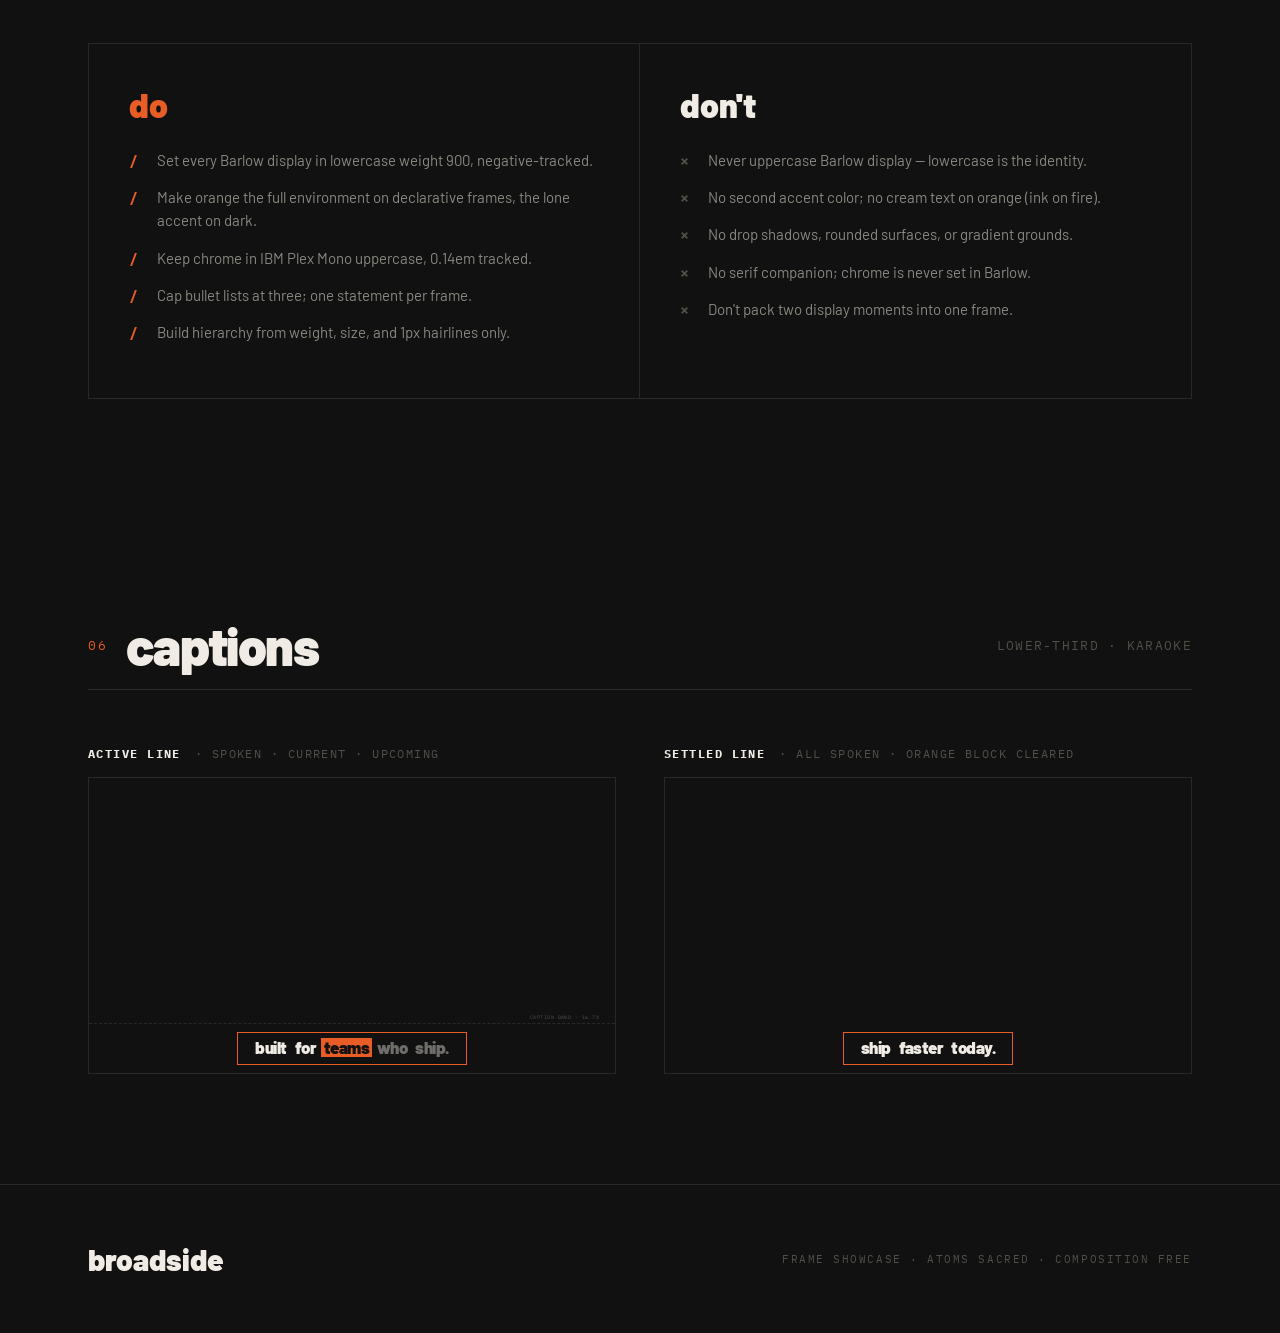
<file: .agents/skills/hyperframes/assets/frame-presets/broadside/frame-showcase.html>
<!doctype html>
<html lang="en">
  <head>
    <meta charset="utf-8" />
    <meta name="viewport" content="width=device-width,initial-scale=1" />
    <title>Broadside</title>
    <link rel="preconnect" href="https://fonts.googleapis.com" />
    <link rel="preconnect" href="https://fonts.gstatic.com" crossorigin />
    <link
      href="https://fonts.googleapis.com/css2?family=Barlow:wght@400;600;700;800;900&family=IBM+Plex+Mono:wght@400;500&display=swap"
      rel="stylesheet"
    />
    <style id="ds-tokens">
      :root {
        --ink: #111111;
        --ink-alt: #1a1a18;
        --orange: #e85d26;
        --cream: #f0ece5;
        --cream-muted: #888880;
        --cream-hint: #505048;
        --border-dark: #282826;
        --on-orange-muted: rgba(17, 17, 17, 0.75);
        --on-orange-hint: rgba(17, 17, 17, 0.55);
        --on-orange-faint: rgba(17, 17, 17, 0.4);
        --on-orange-border: rgba(17, 17, 17, 0.2);
        --sans: "Barlow", sans-serif;
        --mono: "IBM Plex Mono", monospace;
      }
      * {
        margin: 0;
        padding: 0;
        box-sizing: border-box;
      }
      html {
        background: #000;
      }
      body {
        background: var(--ink);
        color: var(--cream);
        font-family: var(--sans);
        -webkit-font-smoothing: antialiased;
      }
      .mono {
        font-family: var(--mono);
        text-transform: uppercase;
        letter-spacing: 0.14em;
      }
      .disp {
        font-family: var(--sans);
        font-weight: 900;
        letter-spacing: -0.04em;
        line-height: 0.9;
      }

      section {
        padding: 110px 88px;
        position: relative;
      }
      .sec-head {
        display: flex;
        align-items: center;
        gap: 18px;
        border-bottom: 1px solid var(--border-dark);
        padding-bottom: 18px;
        margin-bottom: 56px;
      }
      .sec-head .k {
        font-family: var(--mono);
        text-transform: uppercase;
        letter-spacing: 0.14em;
        font-size: 13px;
        color: var(--orange);
      }
      .sec-head h2 {
        font-family: var(--sans);
        font-weight: 900;
        font-size: 52px;
        line-height: 1;
        letter-spacing: -0.03em;
        text-transform: lowercase;
      }
      .sec-head .sp {
        flex: 1;
      }
      .sec-head .num {
        font-family: var(--mono);
        font-size: 13px;
        color: var(--cream-hint);
        letter-spacing: 0.1em;
      }

      /* COVER (orange register) */
      .cover {
        min-height: 100vh;
        background: var(--orange);
        color: var(--ink);
        padding: 80px 88px;
        display: flex;
        flex-direction: column;
        justify-content: center;
        position: relative;
      }
      .cover .topnum {
        position: absolute;
        top: 64px;
        left: 88px;
        font-family: var(--mono);
        font-size: 14px;
        letter-spacing: 0.1em;
        color: rgba(17, 17, 17, 0.45);
      }
      .cover .topmeta {
        position: absolute;
        top: 64px;
        right: 88px;
        font-family: var(--mono);
        text-transform: uppercase;
        letter-spacing: 0.14em;
        font-size: 13px;
        color: var(--on-orange-hint);
      }
      .cover .rule {
        width: 48px;
        height: 3px;
        background: var(--ink);
        margin-bottom: 28px;
      }
      .cover .kick {
        font-family: var(--mono);
        text-transform: uppercase;
        letter-spacing: 0.14em;
        font-size: 14px;
        color: var(--on-orange-hint);
        margin-bottom: 20px;
      }
      .cover h1 {
        font-family: var(--sans);
        font-weight: 900;
        font-size: clamp(80px, 13vw, 210px);
        line-height: 0.86;
        letter-spacing: -0.04em;
        text-transform: lowercase;
      }
      .cover .lead {
        font-family: var(--sans);
        font-weight: 400;
        font-size: clamp(18px, 1.6vw, 26px);
        line-height: 1.45;
        color: var(--on-orange-muted);
        margin-top: 32px;
        max-width: 60%;
      }
      .cover .foot {
        position: absolute;
        bottom: 64px;
        left: 88px;
        right: 88px;
        display: flex;
        justify-content: space-between;
        font-family: var(--mono);
        text-transform: uppercase;
        letter-spacing: 0.14em;
        font-size: 13px;
        color: var(--on-orange-hint);
      }

      /* PALETTE */
      .swatches {
        display: grid;
        grid-template-columns: repeat(4, 1fr);
        gap: 0;
        border: 1px solid var(--border-dark);
      }
      .sw {
        border-right: 1px solid var(--border-dark);
        border-bottom: 1px solid var(--border-dark);
        padding: 0;
      }
      .sw:nth-child(4n) {
        border-right: 0;
      }
      .sw:nth-child(n + 5) {
        border-bottom: 0;
      }
      .sw .chip {
        height: 120px;
        border-bottom: 1px solid var(--border-dark);
      }
      .sw .meta {
        padding: 16px 20px;
      }
      .sw .name {
        font-family: var(--sans);
        font-weight: 700;
        font-size: 19px;
        text-transform: lowercase;
      }
      .sw .hex {
        font-family: var(--mono);
        font-size: 11px;
        letter-spacing: 0.06em;
        color: var(--cream-hint);
        margin-top: 6px;
      }
      .sw .role {
        font-size: 12px;
        line-height: 1.5;
        color: var(--cream-muted);
        margin-top: 10px;
        font-family: var(--sans);
      }

      /* TYPE */
      .type-row {
        display: grid;
        grid-template-columns: 200px 1fr;
        align-items: baseline;
        padding: 24px 0;
        border-bottom: 1px solid var(--border-dark);
      }
      .type-row .tok {
        font-family: var(--mono);
        font-size: 12px;
        letter-spacing: 0.08em;
        color: var(--orange);
        text-transform: uppercase;
      }
      .type-row .m {
        font-family: var(--mono);
        font-size: 11px;
        color: var(--cream-hint);
        margin-top: 8px;
        line-height: 1.6;
        letter-spacing: 0.04em;
      }
      .type-row .spec {
        overflow: hidden;
      }

      /* COMPONENTS */
      .cnote {
        font-family: var(--mono);
        text-transform: uppercase;
        letter-spacing: 0.14em;
        font-size: 12px;
        color: var(--orange);
        margin-bottom: 20px;
      }
      .cgrid {
        display: grid;
        grid-template-columns: repeat(12, 1fr);
        gap: 40px;
        margin-bottom: 52px;
      }
      .s3 {
        grid-column: span 3;
      }
      .s4 {
        grid-column: span 4;
      }
      .s5 {
        grid-column: span 5;
      }
      .s6 {
        grid-column: span 6;
      }
      .s7 {
        grid-column: span 7;
      }
      .statcard {
        border-top: 1px solid var(--border-dark);
        padding: 20px 20px 20px 0;
      }
      .statcard .v {
        font-family: var(--sans);
        font-weight: 900;
        font-size: 64px;
        line-height: 1;
        letter-spacing: -0.04em;
        color: var(--orange);
      }
      .statcard .l {
        font-family: var(--sans);
        font-size: 16px;
        color: var(--cream);
        margin-top: 8px;
      }
      .statcard .n {
        font-family: var(--mono);
        font-size: 11px;
        letter-spacing: 0.1em;
        color: var(--cream-hint);
        margin-top: 6px;
        text-transform: uppercase;
      }
      .blist {
        list-style: none;
      }
      .blist li {
        font-family: var(--sans);
        font-weight: 400;
        font-size: 22px;
        color: var(--cream);
        padding: 10px 0 10px 36px;
        position: relative;
      }
      .blist li::before {
        content: "/";
        position: absolute;
        left: 0;
        font-family: var(--mono);
        font-weight: 700;
        color: var(--orange);
      }
      .tag {
        display: inline-block;
        font-family: var(--mono);
        text-transform: uppercase;
        letter-spacing: 0.14em;
        font-size: 12px;
        color: var(--orange);
        border: 1px solid var(--orange);
        padding: 0.3em 0.8em;
      }
      .barchart {
        display: flex;
        align-items: flex-end;
        gap: 18px;
        height: 200px;
        border-left: 1px solid var(--border-dark);
        padding-left: 18px;
      }
      .barchart .bar {
        flex: 1;
        background: var(--cream-hint);
      }
      .barchart .bar.accent {
        background: var(--orange);
      }
      .barlabels {
        display: flex;
        gap: 18px;
        padding-left: 18px;
        margin-top: 10px;
      }
      .barlabels span {
        flex: 1;
        text-align: center;
        font-family: var(--mono);
        font-size: 11px;
        letter-spacing: 0.08em;
        color: var(--cream-hint);
      }
      .compare {
        display: grid;
        grid-template-columns: 1fr 1fr;
        border: 1px solid var(--border-dark);
      }
      .compare .l {
        padding: 32px;
        border-right: 1px solid var(--border-dark);
      }
      .compare .r {
        padding: 32px;
        background: var(--orange);
        color: var(--ink);
      }
      .compare .ch {
        font-family: var(--sans);
        font-weight: 700;
        font-size: 24px;
        text-transform: lowercase;
      }
      .compare .cl {
        font-family: var(--mono);
        font-size: 11px;
        letter-spacing: 0.1em;
        text-transform: uppercase;
        margin-bottom: 14px;
      }
      .compare .l .cl {
        color: var(--orange);
      }
      .compare .r .cl {
        color: var(--on-orange-hint);
      }
      .compare .cx {
        font-size: 14px;
        line-height: 1.5;
        margin-top: 10px;
      }
      .compare .l .cx {
        color: var(--cream-muted);
      }
      .compare .r .cx {
        color: var(--on-orange-muted);
      }

      /* COMPOSITIONS */
      .gallery {
        display: grid;
        grid-template-columns: 1fr 1fr;
        gap: 48px;
      }
      .fw .flabel {
        display: flex;
        gap: 14px;
        align-items: baseline;
        margin-bottom: 16px;
        font-family: var(--mono);
        text-transform: uppercase;
        letter-spacing: 0.12em;
        font-size: 12px;
        color: var(--cream-hint);
      }
      .fw .flabel b {
        color: var(--cream);
      }
      .frame {
        aspect-ratio: 16/9;
        container-type: size;
        position: relative;
        overflow: hidden;
        background: var(--ink);
        border: 1px solid var(--border-dark);
      }
      .frame.orange {
        background: var(--orange);
      }
      .frame > .body {
        position: absolute;
        inset: 0;
        z-index: 2;
      }

      /* f1 cover orange */
      .bf1 .body {
        display: flex;
        flex-direction: column;
        justify-content: center;
        padding: 0 5.5cqw;
        color: var(--ink);
      }
      .bf1 .topnum {
        position: absolute;
        top: 4cqw;
        left: 5.5cqw;
        font-family: var(--mono);
        font-size: 1cqw;
        letter-spacing: 0.1em;
        color: rgba(17, 17, 17, 0.45);
        z-index: 3;
      }
      .bf1 .rule {
        width: 3.4cqw;
        height: 0.22cqw;
        background: var(--ink);
        margin-bottom: 1.6cqw;
      }
      .bf1 .kick {
        font-family: var(--mono);
        text-transform: uppercase;
        letter-spacing: 0.14em;
        font-size: 1cqw;
        color: var(--on-orange-hint);
        margin-bottom: 1.4cqw;
      }
      .bf1 h3 {
        font-family: var(--sans);
        font-weight: 900;
        font-size: 13cqw;
        line-height: 0.84;
        letter-spacing: -0.04em;
        text-transform: lowercase;
      }

      /* f2 statement dark */
      .bf2 .body {
        display: flex;
        flex-direction: column;
        justify-content: center;
        padding: 0 5.5cqw;
      }
      .bf2 .kick {
        font-family: var(--mono);
        text-transform: uppercase;
        letter-spacing: 0.14em;
        font-size: 1cqw;
        color: var(--orange);
        margin-bottom: 1.6cqw;
      }
      .bf2 h3 {
        font-family: var(--sans);
        font-weight: 900;
        font-size: 10cqw;
        line-height: 0.86;
        letter-spacing: -0.04em;
        text-transform: lowercase;
        color: var(--cream);
      }
      .bf2 h3 em {
        font-style: normal;
        color: var(--orange);
      }

      /* f3 stats dark */
      .bf3 .body {
        padding: 6cqw 5.5cqw;
        display: flex;
        flex-direction: column;
      }
      .bf3 .top {
        display: flex;
        justify-content: space-between;
        border-bottom: 1px solid var(--border-dark);
        padding-bottom: 1.2cqw;
        margin-bottom: 3cqw;
        font-family: var(--mono);
        text-transform: uppercase;
        letter-spacing: 0.14em;
        font-size: 1cqw;
        color: var(--cream-hint);
      }
      .bf3 .top .k {
        color: var(--orange);
      }
      .bf3 .row {
        display: grid;
        grid-template-columns: repeat(3, 1fr);
        gap: 3cqw;
      }
      .bf3 .sc {
        border-top: 1px solid var(--border-dark);
        padding-top: 1.4cqw;
      }
      .bf3 .sc .v {
        font-family: var(--sans);
        font-weight: 900;
        font-size: 6cqw;
        line-height: 1;
        letter-spacing: -0.04em;
        color: var(--orange);
      }
      .bf3 .sc .l {
        font-family: var(--sans);
        font-size: 1.3cqw;
        color: var(--cream);
        margin-top: 0.6cqw;
      }
      .bf3 .sc .n {
        font-family: var(--mono);
        font-size: 0.85cqw;
        letter-spacing: 0.1em;
        color: var(--cream-hint);
        margin-top: 0.5cqw;
        text-transform: uppercase;
      }
      .bf3 .foot {
        margin-top: auto;
        display: flex;
        justify-content: space-between;
        border-top: 1px solid var(--border-dark);
        padding-top: 1.2cqw;
        font-family: var(--mono);
        text-transform: uppercase;
        letter-spacing: 0.14em;
        font-size: 0.9cqw;
        color: var(--cream-hint);
      }

      /* f4 fadelist */
      .bf4 {
        background: var(--ink);
      }
      .bf4 .body {
        display: grid;
        grid-template-columns: 1fr 1fr;
        align-items: center;
        padding: 0 5.5cqw;
        gap: 3cqw;
      }
      .bf4 .stack div {
        font-family: var(--sans);
        font-weight: 900;
        font-size: 7cqw;
        line-height: 1;
        letter-spacing: -0.03em;
        text-transform: lowercase;
        color: var(--cream);
      }
      .bf4 .stack div:nth-child(2) {
        opacity: 0.5;
      }
      .bf4 .stack div:nth-child(3) {
        opacity: 0.22;
      }
      .bf4 .title {
        font-family: var(--sans);
        font-weight: 900;
        font-size: 9cqw;
        line-height: 0.9;
        letter-spacing: -0.04em;
        text-transform: lowercase;
        color: var(--orange);
        text-align: right;
      }

      /* PRINCIPLES */
      .dos {
        display: grid;
        grid-template-columns: 1fr 1fr;
        gap: 0;
        border: 1px solid var(--border-dark);
      }
      .do-card {
        padding: 40px;
      }
      .do-card.do {
        border-right: 1px solid var(--border-dark);
      }
      .do-card h4 {
        font-family: var(--sans);
        font-weight: 900;
        font-size: 34px;
        text-transform: lowercase;
        margin-bottom: 24px;
      }
      .do-card.do h4 {
        color: var(--orange);
      }
      .do-card ul {
        list-style: none;
      }
      .do-card li {
        font-family: var(--sans);
        font-size: 15px;
        line-height: 1.55;
        padding-left: 28px;
        position: relative;
        margin-bottom: 14px;
        color: var(--cream-muted);
      }
      .do-card li::before {
        content: "/";
        position: absolute;
        left: 0;
        font-family: var(--mono);
        font-weight: 700;
        color: var(--orange);
      }
      .do-card.dont li::before {
        content: "\00d7";
        color: var(--cream-hint);
      }

      .foot {
        padding: 56px 88px;
        border-top: 1px solid var(--border-dark);
        display: flex;
        justify-content: space-between;
        align-items: center;
      }
      .foot .l {
        font-family: var(--sans);
        font-weight: 900;
        font-size: 30px;
        text-transform: lowercase;
      }
      .foot .r {
        font-family: var(--mono);
        text-transform: uppercase;
        letter-spacing: 0.14em;
        font-size: 11px;
        color: var(--cream-hint);
      }
      @media (max-width: 1100px) {
        .gallery {
          grid-template-columns: 1fr;
        }
        .swatches {
          grid-template-columns: 1fr 1fr;
        }
      }
    </style>
    <link
      rel="stylesheet"
      href="https://fonts.googleapis.com/css2?family=Barlow:wght@400;600;700&display=swap"
    />
    <link
      rel="stylesheet"
      href="https://fonts.googleapis.com/css2?family=IBM+Plex+Mono:wght@400;500;600&display=swap"
    />
    <style id="ft-override">
      :root {
        --primary: #f0ece5 !important;
        --secondary: #111111 !important;
        --tertiary: #282826 !important;
        --accent: #e85d26 !important;
        --f-disp: "Barlow", sans-serif !important;
        --f-body: "IBM Plex Mono", sans-serif !important;
        --ink: #111111 !important;
        --orange: #e85d26 !important;
        --cream: #f0ece5 !important;
        --border-dark: #282826 !important;
        --sans: "Barlow", sans-serif !important;
        --mono: "IBM Plex Mono", sans-serif !important;
        --ink-alt: #1a1a18 !important;
        --cream-muted: #888880 !important;
        --cream-hint: #505048 !important;
        --on-orange-muted: rgba(17, 17, 17, 0.75) !important;
        --on-orange-hint: rgba(17, 17, 17, 0.55) !important;
        --on-orange-faint: rgba(17, 17, 17, 0.4) !important;
        --on-orange-border: rgba(17, 17, 17, 0.2) !important;
      }
    </style>
  </head>
  <body>
    <!-- COVER -->
    <section class="cover">
      <div class="topnum">No. 01 / 06</div>
      <div class="topmeta">Broadside — Frame System</div>
      <div class="rule"></div>
      <div class="kick">Protest-Poster Editorial</div>
      <h1>ink on fire.</h1>
      <div class="lead">
        Massive Barlow type as graphic primitive, one fire-orange environment, and a flat plane
        built from negative space — dark to document, orange to declare.
      </div>
      <div class="foot"><span>Barlow 900 · IBM Plex Mono</span><span>1920 × 1080</span></div>
    </section>

    <!-- PALETTE -->
    <section>
      <div class="sec-head">
        <span class="k">01</span>
        <h2>palette</h2>
        <span class="sp"></span><span class="num">TWO REGISTERS</span>
      </div>
      <div class="swatches">
        <div class="sw">
          <div class="chip" style="background: var(--ink)"></div>
          <div class="meta">
            <div class="name">ink black</div>
            <div class="hex">#111111</div>
            <div class="role">Dark canvas + ink on orange.</div>
          </div>
        </div>
        <div class="sw">
          <div class="chip" style="background: var(--orange)"></div>
          <div class="meta">
            <div class="name">fire orange</div>
            <div class="hex">#E85D26</div>
            <div class="role">The accent and the environment.</div>
          </div>
        </div>
        <div class="sw">
          <div class="chip" style="background: var(--cream)"></div>
          <div class="meta">
            <div class="name">cream</div>
            <div class="hex">#F0ECE5</div>
            <div class="role">Text on dark — never pure white.</div>
          </div>
        </div>
        <div class="sw">
          <div class="chip" style="background: var(--cream-muted)"></div>
          <div class="meta">
            <div class="name">cream muted</div>
            <div class="hex">#888880</div>
            <div class="role">Secondary text on dark.</div>
          </div>
        </div>
        <div class="sw">
          <div class="chip" style="background: var(--cream-hint)"></div>
          <div class="meta">
            <div class="name">cream hint</div>
            <div class="hex">#505048</div>
            <div class="role">Tertiary / axis labels.</div>
          </div>
        </div>
        <div class="sw">
          <div class="chip" style="background: var(--ink-alt)"></div>
          <div class="meta">
            <div class="name">ink alt</div>
            <div class="hex">#1A1A18</div>
            <div class="role">Slightly raised dark surface.</div>
          </div>
        </div>
        <div class="sw">
          <div class="chip" style="background: var(--border-dark)"></div>
          <div class="meta">
            <div class="name">border dark</div>
            <div class="hex">#282826</div>
            <div class="role">The 1px hairline on dark.</div>
          </div>
        </div>
        <div class="sw">
          <div class="chip" style="background: var(--orange); opacity: 0.2"></div>
          <div class="meta">
            <div class="name">ink-on-orange</div>
            <div class="hex">17,17,17 · .75–.20</div>
            <div class="role">Muted ink tones on orange.</div>
          </div>
        </div>
      </div>
    </section>

    <!-- TYPOGRAPHY -->
    <section>
      <div class="sec-head">
        <span class="k">02</span>
        <h2>typography</h2>
        <span class="sp"></span><span class="num">BARLOW · PLEX MONO</span>
      </div>
      <div class="type-row">
        <div>
          <div class="tok">display</div>
          <div class="m">Barlow 900 · 13vw · lowercase · −.04em</div>
        </div>
        <div class="spec"><span class="disp" style="font-size: 104px">shout.</span></div>
      </div>
      <div class="type-row">
        <div>
          <div class="tok">h2</div>
          <div class="m">Barlow 700 · primary headline</div>
        </div>
        <div class="spec">
          <span class="disp" style="font-weight: 700; font-size: 58px; letter-spacing: -0.02em"
            >type as graphic primitive</span
          >
        </div>
      </div>
      <div class="type-row">
        <div>
          <div class="tok">stat-value</div>
          <div class="m">Barlow 900 · orange on dark</div>
        </div>
        <div class="spec">
          <span class="disp" style="font-size: 80px; color: var(--orange)">94%</span>
        </div>
      </div>
      <div class="type-row">
        <div>
          <div class="tok">body</div>
          <div class="m">Barlow 400 · cream · line 1.6</div>
        </div>
        <div class="spec">
          <p style="font-size: 18px; line-height: 1.6; max-width: 660px; color: var(--cream)">
            Barlow carries every text role — the expressive range comes from weight and size, not a
            second face.
          </p>
        </div>
      </div>
      <div class="type-row" style="border-bottom: 0">
        <div>
          <div class="tok">label</div>
          <div class="m">IBM Plex Mono 500 · uppercase · 0.14em</div>
        </div>
        <div class="spec">
          <span class="mono" style="font-size: 14px; color: var(--orange)"
            >Kicker / Catalogue Mark</span
          >
        </div>
      </div>
    </section>

    <!-- COMPONENTS -->
    <section>
      <div class="sec-head">
        <span class="k">03</span>
        <h2>components</h2>
        <span class="sp"></span><span class="num">FLAT · ONE ACCENT</span>
      </div>

      <div class="cgrid">
        <div class="s5">
          <div class="cnote">Stat cards — top border only</div>
          <div style="display: grid; grid-template-columns: 1fr 1fr; gap: 32px">
            <div class="statcard">
              <div class="v">187px</div>
              <div class="l">Display at 13vw</div>
              <div class="n">Graphic primitive</div>
            </div>
            <div class="statcard">
              <div class="v">2</div>
              <div class="l">Color registers</div>
              <div class="n">Dark / orange</div>
            </div>
          </div>
          <div class="cnote" style="margin-top: 36px">Bullet list — capped at three</div>
          <ul class="blist">
            <li>one statement per slide</li>
            <li>one accent color</li>
            <li>breathing room</li>
          </ul>
        </div>
        <div class="s3">
          <div class="cnote">Vertical bars — one accent</div>
          <div class="barchart">
            <div class="bar" style="height: 52%"></div>
            <div class="bar" style="height: 70%"></div>
            <div class="bar accent" style="height: 100%"></div>
            <div class="bar" style="height: 44%"></div>
          </div>
          <div class="barlabels"><span>q1</span><span>q2</span><span>q3</span><span>q4</span></div>
          <div class="cnote" style="margin-top: 32px">Mono tag</div>
          <span class="tag">Section / 03</span>
        </div>
        <div class="s4">
          <div class="cnote">Compare panels — orange payoff</div>
          <div class="compare">
            <div class="l">
              <div class="cl">Before</div>
              <div class="ch">document</div>
              <div class="cx">Dark register carries the evidence.</div>
            </div>
            <div class="r">
              <div class="cl">After</div>
              <div class="ch">declare</div>
              <div class="cx">Orange register makes the call.</div>
            </div>
          </div>
        </div>
      </div>
    </section>

    <!-- COMPOSITIONS -->
    <section>
      <div class="sec-head">
        <span class="k">04</span>
        <h2>frame compositions</h2>
        <span class="sp"></span><span class="num">TRUE 16:9 · CQW</span>
      </div>
      <div class="gallery">
        <div class="fw">
          <div class="flabel"><b>Cover</b><span>· identity · orange register · left</span></div>
          <div class="frame orange bf1">
            <div class="topnum">No. 01 / 06</div>
            <div class="body">
              <div class="rule"></div>
              <div class="kick">Protest-Poster Editorial</div>
              <h3>ink on fire.</h3>
            </div>
          </div>
        </div>

        <div class="fw">
          <div class="flabel">
            <b>Statement</b><span>· declarative · dark register · left</span>
          </div>
          <div class="frame bf2">
            <div class="body">
              <div class="kick">The Thesis</div>
              <h3>type is the <em>composition.</em></h3>
            </div>
          </div>
        </div>

        <div class="fw">
          <div class="flabel"><b>Stat Grid</b><span>· data · dark · the dense frame</span></div>
          <div class="frame bf3">
            <div class="body">
              <div class="top"><span class="k">By The Numbers</span><span>FIG.03</span></div>
              <div class="row">
                <div class="sc">
                  <div class="v">13vw</div>
                  <div class="l">Display scale</div>
                  <div class="n">≈187px @1440</div>
                </div>
                <div class="sc">
                  <div class="v">3</div>
                  <div class="l">Bullets max</div>
                  <div class="n">Impact over info</div>
                </div>
                <div class="sc">
                  <div class="v">1</div>
                  <div class="l">Accent color</div>
                  <div class="n">Fire orange only</div>
                </div>
              </div>
              <div class="foot"><span>Broadside</span><span>03 / 06</span></div>
            </div>
          </div>
        </div>

        <div class="fw">
          <div class="flabel"><b>Fadelist</b><span>· narrative · before/during/after</span></div>
          <div class="frame bf4">
            <div class="body">
              <div class="stack">
                <div>past.</div>
                <div>present.</div>
                <div>future.</div>
              </div>
              <div class="title">the<br />arc.</div>
            </div>
          </div>
        </div>
      </div>
    </section>

    <!-- PRINCIPLES -->
    <section>
      <div class="sec-head">
        <span class="k">05</span>
        <h2>frame rules</h2>
        <span class="sp"></span><span class="num">INK ON FIRE</span>
      </div>
      <div class="dos">
        <div class="do-card do">
          <h4>do</h4>
          <ul>
            <li>Set every Barlow display in lowercase weight 900, negative-tracked.</li>
            <li>
              Make orange the full environment on declarative frames, the lone accent on dark.
            </li>
            <li>Keep chrome in IBM Plex Mono uppercase, 0.14em tracked.</li>
            <li>Cap bullet lists at three; one statement per frame.</li>
            <li>Build hierarchy from weight, size, and 1px hairlines only.</li>
          </ul>
        </div>
        <div class="do-card dont">
          <h4>don't</h4>
          <ul>
            <li>Never uppercase Barlow display — lowercase is the identity.</li>
            <li>No second accent color; no cream text on orange (ink on fire).</li>
            <li>No drop shadows, rounded surfaces, or gradient grounds.</li>
            <li>No serif companion; chrome is never set in Barlow.</li>
            <li>Don't pack two display moments into one frame.</li>
          </ul>
        </div>
      </div>
    </section>

    <!-- CAPTIONS — preview of caption-skin.html (the preset's lower-third karaoke look) -->
    <style>
      /* mirrors caption-skin.html; the skin's --cap-* vocab mapped to this preset's tokens */
      .capdemo {
        --cap-ink: var(--ink);
        --cap-canvas: var(--cream);
        --cap-accent: var(--orange);
        --cap-accent-2: var(--orange);
      }
      .capdemo .stage {
        position: absolute;
        left: 0;
        right: 0;
        bottom: 0;
        height: 16.67cqh;
        display: flex;
        align-items: center;
        justify-content: center;
        z-index: 4;
      }
      .capdemo .pill {
        max-width: 82cqw;
        padding: 1.2cqw 3cqw 1.5cqw;
        background: var(--cap-ink);
        border: 1px solid var(--cap-accent);
        border-radius: 0;
      }
      .capdemo .line {
        display: flex;
        flex-wrap: wrap;
        justify-content: center;
        gap: 0.04em 0.3em;
        font-family: var(--sans);
        font-weight: 900;
        font-size: 3.2cqw;
        line-height: 1.02;
        letter-spacing: -0.03em;
        text-transform: lowercase;
      }
      .capdemo .w {
        display: inline-block;
        padding: 0 0.08em;
        color: color-mix(in srgb, var(--cap-canvas) 42%, var(--cap-ink));
      }
      .capdemo .w.spoken {
        color: var(--cap-canvas);
      }
      .capdemo .w.active {
        color: var(--cap-ink);
        background: var(--cap-accent);
        box-shadow: 0 0 0 0.06em var(--cap-accent);
      }
      .capdemo .bandline {
        position: absolute;
        left: 0;
        right: 0;
        bottom: 16.67cqh;
        border-top: 1px dashed var(--border-dark);
        z-index: 3;
      }
      .capdemo .bandtag {
        position: absolute;
        right: 3cqw;
        bottom: calc(16.67cqh + 0.7cqw);
        font-family: var(--mono);
        text-transform: uppercase;
        font-size: 0.9cqw;
        letter-spacing: 0.1em;
        color: var(--cream-hint);
        z-index: 4;
      }
    </style>
    <section>
      <div class="sec-head">
        <span class="k">06</span>
        <h2>captions</h2>
        <span class="sp"></span><span class="num">LOWER-THIRD · KARAOKE</span>
      </div>
      <div class="gallery">
        <div class="fw">
          <div class="flabel"><b>Active line</b><span>· spoken · current · upcoming</span></div>
          <div class="frame capdemo">
            <div class="bandline"></div>
            <div class="bandtag">caption band · 16.7%</div>
            <div class="stage">
              <div class="pill">
                <div class="line">
                  <span class="w spoken">built</span>
                  <span class="w spoken">for</span>
                  <span class="w active">teams</span>
                  <span class="w">who</span>
                  <span class="w">ship.</span>
                </div>
              </div>
            </div>
          </div>
        </div>

        <div class="fw">
          <div class="flabel">
            <b>Settled line</b><span>· all spoken · orange block cleared</span>
          </div>
          <div class="frame capdemo">
            <div class="stage">
              <div class="pill">
                <div class="line">
                  <span class="w spoken">ship</span>
                  <span class="w spoken">faster</span>
                  <span class="w spoken">today.</span>
                </div>
              </div>
            </div>
          </div>
        </div>
      </div>
    </section>

    <div class="foot">
      <span class="l">broadside</span>
      <span class="r">Frame Showcase · Atoms Sacred · Composition Free</span>
    </div>

    <template id="__bundler_thumbnail">
      <svg viewBox="0 0 100 100" xmlns="http://www.w3.org/2000/svg">
        <rect width="100" height="100" fill="#E85D26" />
        <rect x="14" y="40" width="26" height="4" fill="#111111" />
        <text x="14" y="68" font-family="Arial" font-weight="900" font-size="22" fill="#111111">
          ink.
        </text>
      </svg>
    </template>
  </body>
</html>
</file>
